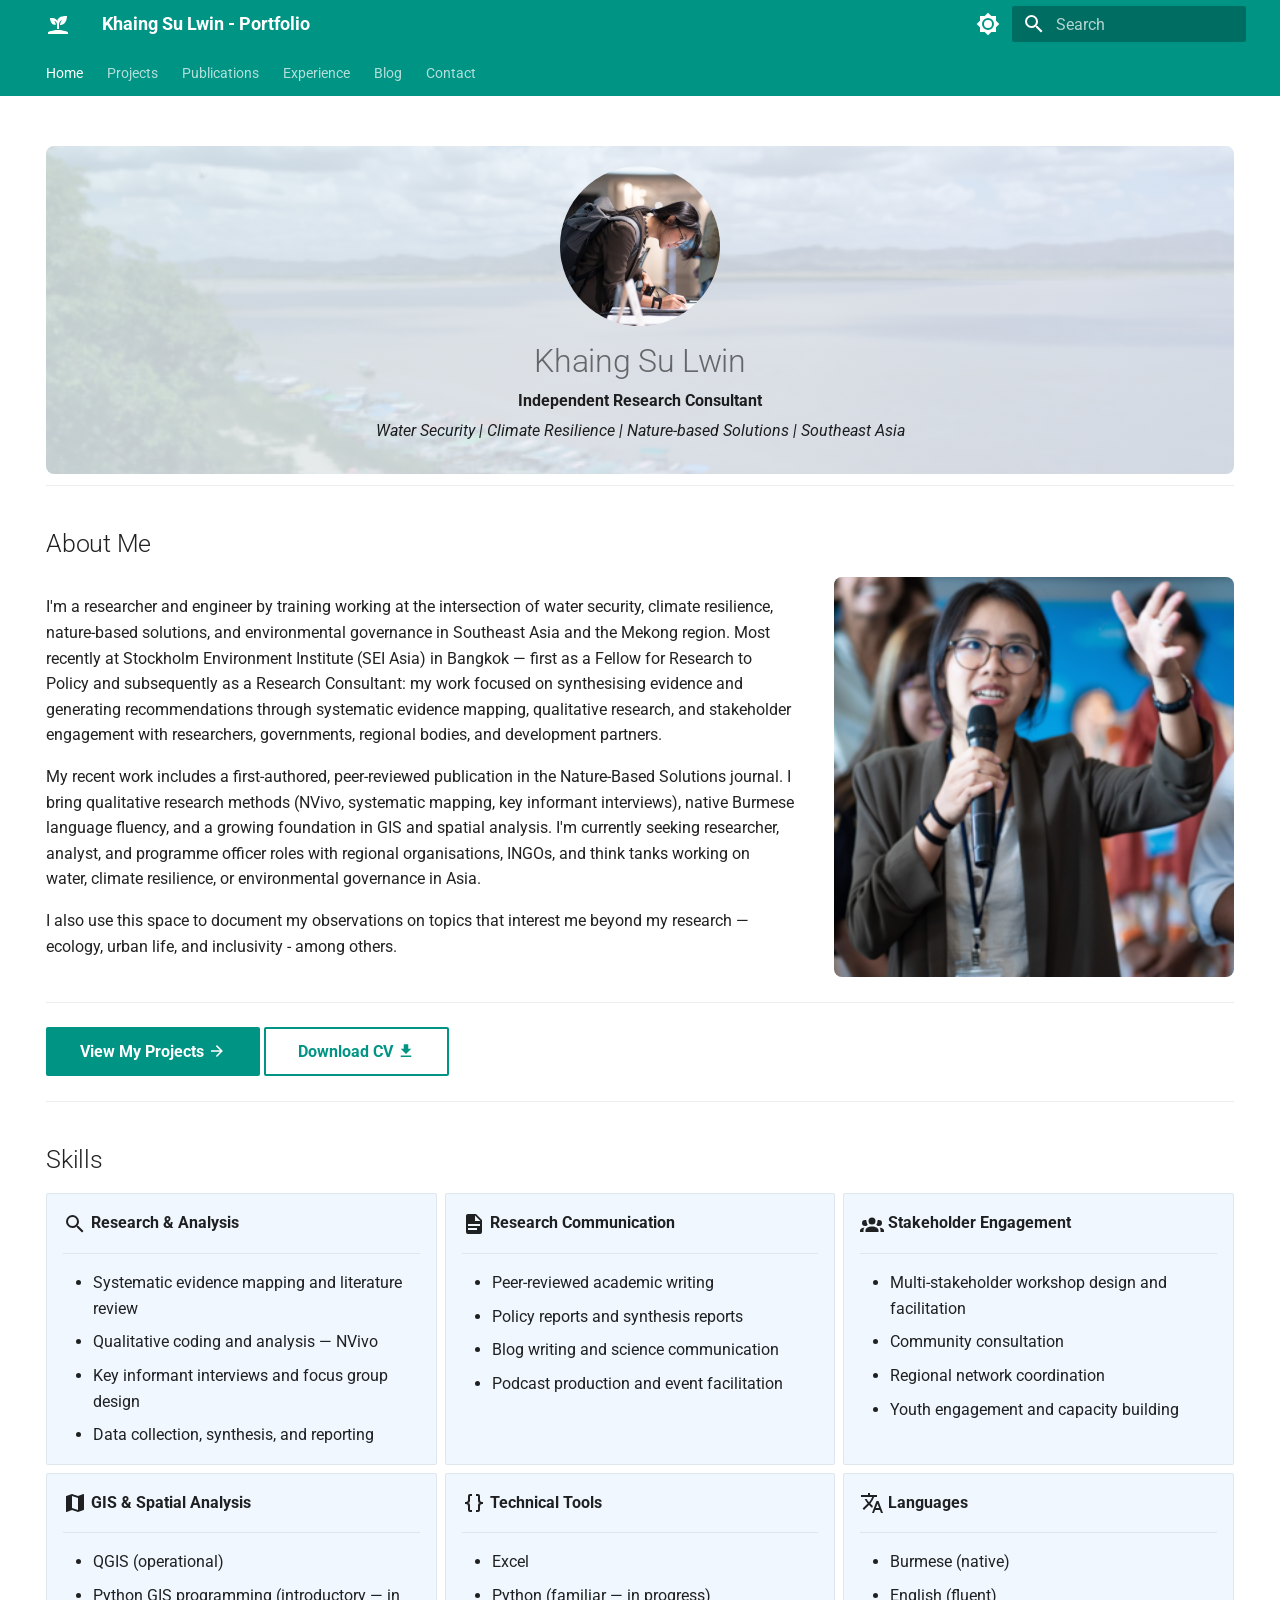
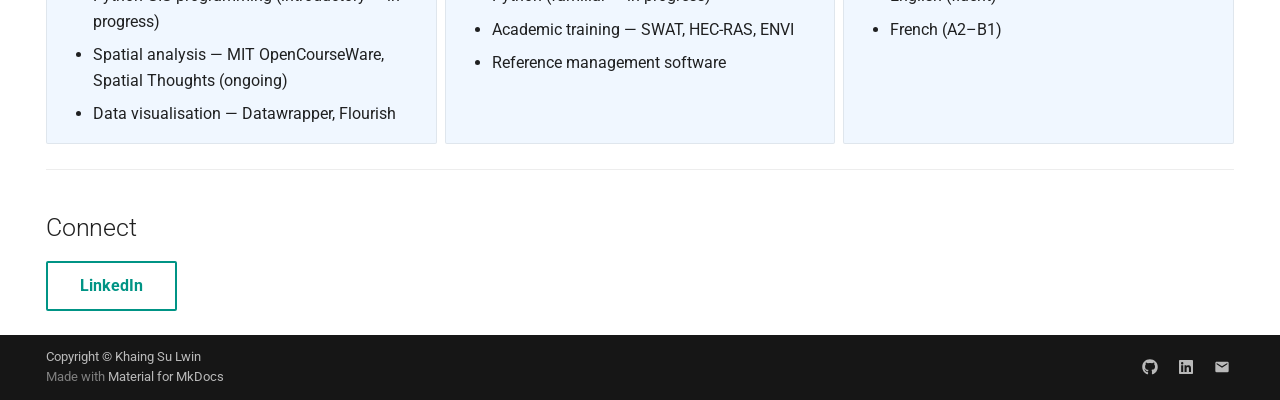
<file: index.html>
<!doctype html>
<html lang="en" class="no-js">
  <head>
    
      <meta charset="utf-8">
      <meta name="viewport" content="width=device-width,initial-scale=1">
      
        <meta name="description" content="Portfolio of Khaing Su Lwin">
      
      
        <meta name="author" content="Khaing Su Lwin">
      
      
      
      
        <link rel="next" href="projects/">
      
      
        
      
      
      <link rel="icon" href="assets/images/favicon.png">
      <meta name="generator" content="mkdocs-1.6.1, mkdocs-material-9.7.6">
    
    
      
        <title>Khaing Su Lwin - Portfolio</title>
      
    
    
      <link rel="stylesheet" href="assets/stylesheets/main.484c7ddc.min.css">
      
        
        <link rel="stylesheet" href="assets/stylesheets/palette.ab4e12ef.min.css">
      
      


    
    
      
    
    
      
        
        
        <link rel="preconnect" href="https://fonts.gstatic.com" crossorigin>
        <link rel="stylesheet" href="https://fonts.googleapis.com/css?family=Roboto:300,300i,400,400i,700,700i%7CRoboto+Mono:400,400i,700,700i&display=fallback">
        <style>:root{--md-text-font:"Roboto";--md-code-font:"Roboto Mono"}</style>
      
    
    
      <link rel="stylesheet" href="assets/css/extra.css">
    
    <script>__md_scope=new URL(".",location),__md_hash=e=>[...e].reduce(((e,_)=>(e<<5)-e+_.charCodeAt(0)),0),__md_get=(e,_=localStorage,t=__md_scope)=>JSON.parse(_.getItem(t.pathname+"."+e)),__md_set=(e,_,t=localStorage,a=__md_scope)=>{try{t.setItem(a.pathname+"."+e,JSON.stringify(_))}catch(e){}}</script>
    
      

    
    
  </head>
  
  
    
    
      
    
    
    
    
    <body dir="ltr" data-md-color-scheme="default" data-md-color-primary="teal" data-md-color-accent="teal">
  
    
    <input class="md-toggle" data-md-toggle="drawer" type="checkbox" id="__drawer" autocomplete="off">
    <input class="md-toggle" data-md-toggle="search" type="checkbox" id="__search" autocomplete="off">
    <label class="md-overlay" for="__drawer"></label>
    <div data-md-component="skip">
      
        
        <a href="#about-me" class="md-skip">
          Skip to content
        </a>
      
    </div>
    <div data-md-component="announce">
      
    </div>
    
    
      

<header class="md-header" data-md-component="header">
  <nav class="md-header__inner md-grid" aria-label="Header">
    <a href="." title="Khaing Su Lwin - Portfolio" class="md-header__button md-logo" aria-label="Khaing Su Lwin - Portfolio" data-md-component="logo">
      
  
  <svg xmlns="http://www.w3.org/2000/svg" viewBox="0 0 24 24"><path d="M2 22v-2s5-2 10-2 10 2 10 2v2zm9.3-12.9c-1.2-3.9-7.3-3-7.3-3s.2 7.8 5.9 6.6C9.5 9.8 8 9 8 9c2.8 0 3 3.4 3 3.4V17h2v-4.2s0-3.9 3-4.9c0 0-2 3-2 5 7 .7 7-8.9 7-8.9s-8.9-1-9.7 5.1"/></svg>

    </a>
    <label class="md-header__button md-icon" for="__drawer">
      
      <svg xmlns="http://www.w3.org/2000/svg" viewBox="0 0 24 24"><path d="M3 6h18v2H3zm0 5h18v2H3zm0 5h18v2H3z"/></svg>
    </label>
    <div class="md-header__title" data-md-component="header-title">
      <div class="md-header__ellipsis">
        <div class="md-header__topic">
          <span class="md-ellipsis">
            Khaing Su Lwin - Portfolio
          </span>
        </div>
        <div class="md-header__topic" data-md-component="header-topic">
          <span class="md-ellipsis">
            
              Home
            
          </span>
        </div>
      </div>
    </div>
    
      
        <form class="md-header__option" data-md-component="palette">
  
    
    
    
    <input class="md-option" data-md-color-media="" data-md-color-scheme="default" data-md-color-primary="teal" data-md-color-accent="teal"  aria-label="Switch to dark mode"  type="radio" name="__palette" id="__palette_0">
    
      <label class="md-header__button md-icon" title="Switch to dark mode" for="__palette_1" hidden>
        <svg xmlns="http://www.w3.org/2000/svg" viewBox="0 0 24 24"><path d="M12 8a4 4 0 0 0-4 4 4 4 0 0 0 4 4 4 4 0 0 0 4-4 4 4 0 0 0-4-4m0 10a6 6 0 0 1-6-6 6 6 0 0 1 6-6 6 6 0 0 1 6 6 6 6 0 0 1-6 6m8-9.31V4h-4.69L12 .69 8.69 4H4v4.69L.69 12 4 15.31V20h4.69L12 23.31 15.31 20H20v-4.69L23.31 12z"/></svg>
      </label>
    
  
    
    
    
    <input class="md-option" data-md-color-media="" data-md-color-scheme="slate" data-md-color-primary="teal" data-md-color-accent="teal"  aria-label="Switch to light mode"  type="radio" name="__palette" id="__palette_1">
    
      <label class="md-header__button md-icon" title="Switch to light mode" for="__palette_0" hidden>
        <svg xmlns="http://www.w3.org/2000/svg" viewBox="0 0 24 24"><path d="M12 18c-.89 0-1.74-.2-2.5-.55C11.56 16.5 13 14.42 13 12s-1.44-4.5-3.5-5.45C10.26 6.2 11.11 6 12 6a6 6 0 0 1 6 6 6 6 0 0 1-6 6m8-9.31V4h-4.69L12 .69 8.69 4H4v4.69L.69 12 4 15.31V20h4.69L12 23.31 15.31 20H20v-4.69L23.31 12z"/></svg>
      </label>
    
  
</form>
      
    
    
      <script>var palette=__md_get("__palette");if(palette&&palette.color){if("(prefers-color-scheme)"===palette.color.media){var media=matchMedia("(prefers-color-scheme: light)"),input=document.querySelector(media.matches?"[data-md-color-media='(prefers-color-scheme: light)']":"[data-md-color-media='(prefers-color-scheme: dark)']");palette.color.media=input.getAttribute("data-md-color-media"),palette.color.scheme=input.getAttribute("data-md-color-scheme"),palette.color.primary=input.getAttribute("data-md-color-primary"),palette.color.accent=input.getAttribute("data-md-color-accent")}for(var[key,value]of Object.entries(palette.color))document.body.setAttribute("data-md-color-"+key,value)}</script>
    
    
    
      
      
        <label class="md-header__button md-icon" for="__search">
          
          <svg xmlns="http://www.w3.org/2000/svg" viewBox="0 0 24 24"><path d="M9.5 3A6.5 6.5 0 0 1 16 9.5c0 1.61-.59 3.09-1.56 4.23l.27.27h.79l5 5-1.5 1.5-5-5v-.79l-.27-.27A6.52 6.52 0 0 1 9.5 16 6.5 6.5 0 0 1 3 9.5 6.5 6.5 0 0 1 9.5 3m0 2C7 5 5 7 5 9.5S7 14 9.5 14 14 12 14 9.5 12 5 9.5 5"/></svg>
        </label>
        <div class="md-search" data-md-component="search" role="dialog">
  <label class="md-search__overlay" for="__search"></label>
  <div class="md-search__inner" role="search">
    <form class="md-search__form" name="search">
      <input type="text" class="md-search__input" name="query" aria-label="Search" placeholder="Search" autocapitalize="off" autocorrect="off" autocomplete="off" spellcheck="false" data-md-component="search-query" required>
      <label class="md-search__icon md-icon" for="__search">
        
        <svg xmlns="http://www.w3.org/2000/svg" viewBox="0 0 24 24"><path d="M9.5 3A6.5 6.5 0 0 1 16 9.5c0 1.61-.59 3.09-1.56 4.23l.27.27h.79l5 5-1.5 1.5-5-5v-.79l-.27-.27A6.52 6.52 0 0 1 9.5 16 6.5 6.5 0 0 1 3 9.5 6.5 6.5 0 0 1 9.5 3m0 2C7 5 5 7 5 9.5S7 14 9.5 14 14 12 14 9.5 12 5 9.5 5"/></svg>
        
        <svg xmlns="http://www.w3.org/2000/svg" viewBox="0 0 24 24"><path d="M20 11v2H8l5.5 5.5-1.42 1.42L4.16 12l7.92-7.92L13.5 5.5 8 11z"/></svg>
      </label>
      <nav class="md-search__options" aria-label="Search">
        
        <button type="reset" class="md-search__icon md-icon" title="Clear" aria-label="Clear" tabindex="-1">
          
          <svg xmlns="http://www.w3.org/2000/svg" viewBox="0 0 24 24"><path d="M19 6.41 17.59 5 12 10.59 6.41 5 5 6.41 10.59 12 5 17.59 6.41 19 12 13.41 17.59 19 19 17.59 13.41 12z"/></svg>
        </button>
      </nav>
      
    </form>
    <div class="md-search__output">
      <div class="md-search__scrollwrap" tabindex="0" data-md-scrollfix>
        <div class="md-search-result" data-md-component="search-result">
          <div class="md-search-result__meta">
            Initializing search
          </div>
          <ol class="md-search-result__list" role="presentation"></ol>
        </div>
      </div>
    </div>
  </div>
</div>
      
    
    
  </nav>
  
</header>
    
    <div class="md-container" data-md-component="container">
      
      
        
          
            
<nav class="md-tabs" aria-label="Tabs" data-md-component="tabs">
  <div class="md-grid">
    <ul class="md-tabs__list">
      
        
  
  
  
    
  
  
    <li class="md-tabs__item md-tabs__item--active">
      <a href="." class="md-tabs__link">
        
  
  
    
  
  Home

      </a>
    </li>
  

      
        
  
  
  
  
    
    
      <li class="md-tabs__item">
        <a href="projects/" class="md-tabs__link">
          
  
  
  Projects

        </a>
      </li>
    
  

      
        
  
  
  
  
    <li class="md-tabs__item">
      <a href="publications/" class="md-tabs__link">
        
  
  
    
  
  Publications

      </a>
    </li>
  

      
        
  
  
  
  
    <li class="md-tabs__item">
      <a href="experience/" class="md-tabs__link">
        
  
  
    
  
  Experience

      </a>
    </li>
  

      
        
  
  
  
  
    <li class="md-tabs__item">
      <a href="blog/" class="md-tabs__link">
        
  
  
    
  
  Blog

      </a>
    </li>
  

      
        
  
  
  
  
    <li class="md-tabs__item">
      <a href="contact/" class="md-tabs__link">
        
  
  
    
  
  Contact

      </a>
    </li>
  

      
    </ul>
  </div>
</nav>
          
        
      
      <main class="md-main" data-md-component="main">
        <div class="md-main__inner md-grid">
          
            
              
                
              
              <div class="md-sidebar md-sidebar--primary" data-md-component="sidebar" data-md-type="navigation" hidden>
                <div class="md-sidebar__scrollwrap">
                  <div class="md-sidebar__inner">
                    


  


<nav class="md-nav md-nav--primary md-nav--lifted" aria-label="Navigation" data-md-level="0">
  <label class="md-nav__title" for="__drawer">
    <a href="." title="Khaing Su Lwin - Portfolio" class="md-nav__button md-logo" aria-label="Khaing Su Lwin - Portfolio" data-md-component="logo">
      
  
  <svg xmlns="http://www.w3.org/2000/svg" viewBox="0 0 24 24"><path d="M2 22v-2s5-2 10-2 10 2 10 2v2zm9.3-12.9c-1.2-3.9-7.3-3-7.3-3s.2 7.8 5.9 6.6C9.5 9.8 8 9 8 9c2.8 0 3 3.4 3 3.4V17h2v-4.2s0-3.9 3-4.9c0 0-2 3-2 5 7 .7 7-8.9 7-8.9s-8.9-1-9.7 5.1"/></svg>

    </a>
    Khaing Su Lwin - Portfolio
  </label>
  
  <ul class="md-nav__list" data-md-scrollfix>
    
      
      
  
  
    
  
  
  
    <li class="md-nav__item md-nav__item--active">
      
      <input class="md-nav__toggle md-toggle" type="checkbox" id="__toc">
      
      
      
        <label class="md-nav__link md-nav__link--active" for="__toc">
          
  
  
  <span class="md-ellipsis">
    
  
    Home
  

    
  </span>
  
  

          <span class="md-nav__icon md-icon"></span>
        </label>
      
      <a href="." class="md-nav__link md-nav__link--active">
        
  
  
  <span class="md-ellipsis">
    
  
    Home
  

    
  </span>
  
  

      </a>
      
        

<nav class="md-nav md-nav--secondary" aria-label="Table of contents">
  
  
  
  
    <label class="md-nav__title" for="__toc">
      <span class="md-nav__icon md-icon"></span>
      Table of contents
    </label>
    <ul class="md-nav__list" data-md-component="toc" data-md-scrollfix>
      
        <li class="md-nav__item">
  <a href="#about-me" class="md-nav__link">
    <span class="md-ellipsis">
      
        About Me
      
    </span>
  </a>
  
</li>
      
        <li class="md-nav__item">
  <a href="#skills" class="md-nav__link">
    <span class="md-ellipsis">
      
        Skills
      
    </span>
  </a>
  
</li>
      
        <li class="md-nav__item">
  <a href="#connect" class="md-nav__link">
    <span class="md-ellipsis">
      
        Connect
      
    </span>
  </a>
  
</li>
      
    </ul>
  
</nav>
      
    </li>
  

    
      
      
  
  
  
  
    
    
    
    
      
      
    
    
    <li class="md-nav__item md-nav__item--nested">
      
        
        
        <input class="md-nav__toggle md-toggle " type="checkbox" id="__nav_2" >
        
          
          <label class="md-nav__link" for="__nav_2" id="__nav_2_label" tabindex="0">
            
  
  
  <span class="md-ellipsis">
    
  
    Projects
  

    
  </span>
  
  

            <span class="md-nav__icon md-icon"></span>
          </label>
        
        <nav class="md-nav" data-md-level="1" aria-labelledby="__nav_2_label" aria-expanded="false">
          <label class="md-nav__title" for="__nav_2">
            <span class="md-nav__icon md-icon"></span>
            
  
    Projects
  

          </label>
          <ul class="md-nav__list" data-md-scrollfix>
            
              
                
  
  
  
  
    <li class="md-nav__item">
      <a href="projects/" class="md-nav__link">
        
  
  
  <span class="md-ellipsis">
    
  
    All Projects
  

    
  </span>
  
  

      </a>
    </li>
  

              
            
              
                
  
  
  
  
    <li class="md-nav__item">
      <a href="projects/sample-project/" class="md-nav__link">
        
  
  
  <span class="md-ellipsis">
    
  
    Sample Project
  

    
  </span>
  
  

      </a>
    </li>
  

              
            
              
                
  
  
  
  
    <li class="md-nav__item">
      <a href="projects/sample-notebook/" class="md-nav__link">
        
  
  
  <span class="md-ellipsis">
    
  
    Sample Notebook
  

    
  </span>
  
  

      </a>
    </li>
  

              
            
          </ul>
        </nav>
      
    </li>
  

    
      
      
  
  
  
  
    <li class="md-nav__item">
      <a href="publications/" class="md-nav__link">
        
  
  
  <span class="md-ellipsis">
    
  
    Publications
  

    
  </span>
  
  

      </a>
    </li>
  

    
      
      
  
  
  
  
    <li class="md-nav__item">
      <a href="experience/" class="md-nav__link">
        
  
  
  <span class="md-ellipsis">
    
  
    Experience
  

    
  </span>
  
  

      </a>
    </li>
  

    
      
      
  
  
  
  
    <li class="md-nav__item">
      <a href="blog/" class="md-nav__link">
        
  
  
  <span class="md-ellipsis">
    
  
    Blog
  

    
  </span>
  
  

      </a>
    </li>
  

    
      
      
  
  
  
  
    <li class="md-nav__item">
      <a href="contact/" class="md-nav__link">
        
  
  
  <span class="md-ellipsis">
    
  
    Contact
  

    
  </span>
  
  

      </a>
    </li>
  

    
  </ul>
</nav>
                  </div>
                </div>
              </div>
            
            
              
                
              
              <div class="md-sidebar md-sidebar--secondary" data-md-component="sidebar" data-md-type="toc" hidden>
                <div class="md-sidebar__scrollwrap">
                  <div class="md-sidebar__inner">
                    

<nav class="md-nav md-nav--secondary" aria-label="Table of contents">
  
  
  
  
    <label class="md-nav__title" for="__toc">
      <span class="md-nav__icon md-icon"></span>
      Table of contents
    </label>
    <ul class="md-nav__list" data-md-component="toc" data-md-scrollfix>
      
        <li class="md-nav__item">
  <a href="#about-me" class="md-nav__link">
    <span class="md-ellipsis">
      
        About Me
      
    </span>
  </a>
  
</li>
      
        <li class="md-nav__item">
  <a href="#skills" class="md-nav__link">
    <span class="md-ellipsis">
      
        Skills
      
    </span>
  </a>
  
</li>
      
        <li class="md-nav__item">
  <a href="#connect" class="md-nav__link">
    <span class="md-ellipsis">
      
        Connect
      
    </span>
  </a>
  
</li>
      
    </ul>
  
</nav>
                  </div>
                </div>
              </div>
            
          
          
            <div class="md-content" data-md-component="content">
              
              <article class="md-content__inner md-typeset">
                
                  
  




<!--
CHECKLIST FOR THIS PAGE:
- [ ] Replace [YOUR NAME] with your full name (3 places)
- [ ] Replace [YOUR JOB TITLE] with your current or target role
- [ ] Replace [YOUR TAGLINE] with a short phrase describing your focus
- [ ] Rewrite the About Me paragraph with your own words
- [ ] Replace assets/images/profile.png with your actual photo (keep the filename or update it below)
- [ ] Replace assets/images/about.png with your own image (a field photo, map, or workspace shot)
- [ ] Edit the skill cards to match your actual skills (add, remove, or rename cards as needed)
- [ ] Update GitHub and LinkedIn links in the Connect section
- [ ] Add your CV PDF to docs/assets/ and update the filename in the Download CV button
-->

<div class="hero">
  <img src="assets/images/profile.png" alt="Khaing Su Lwin" class="profile-photo">
  <h1>Khaing Su Lwin</h1>
  <p><strong>Independent Research Consultant</strong></p>
  <p><em>Water Security | Climate Resilience | Nature-based Solutions | Southeast Asia</em></p>
</div>

<hr />
<h2 id="about-me">About Me</h2>
<div class="about-section">
<div class="about-text">
<p>I'm a researcher and engineer by training working at the intersection of water security, climate resilience, nature-based solutions, and environmental governance in Southeast Asia and the Mekong region.
Most recently at Stockholm Environment Institute (SEI Asia) in Bangkok — first as a Fellow for Research to Policy and subsequently as a Research Consultant: my work focused on synthesising evidence and generating recommendations through systematic evidence mapping, qualitative research, and stakeholder engagement with researchers, governments, regional bodies, and development partners.</p>
<p>My recent work includes a first-authored, peer-reviewed publication in the Nature-Based Solutions journal. I bring qualitative research methods (NVivo, systematic mapping, key informant interviews), native Burmese language fluency, and a growing foundation in GIS and spatial analysis. I'm currently seeking researcher, analyst, and programme officer roles with regional organisations, INGOs, and think tanks working on water, climate resilience, or environmental governance in Asia.</p>
<p>I also use this space to document my observations on topics that interest me beyond my research — ecology, urban life, and inclusivity - among others.</p>
</div>
<div class="about-image">
  <img src="assets/images/about.png" alt="About">
</div>
</div>
<hr />
<p><a class="md-button md-button--primary" href="projects/">View My Projects <span class="twemoji"><svg xmlns="http://www.w3.org/2000/svg" viewBox="0 0 24 24"><path d="M4 11v2h12l-5.5 5.5 1.42 1.42L19.84 12l-7.92-7.92L10.5 5.5 16 11z"/></svg></span></a>
<a class="md-button" href="assets/khaing-su-lwin-CV.pdf">Download CV <span class="twemoji"><svg xmlns="http://www.w3.org/2000/svg" viewBox="0 0 24 24"><path d="M5 20h14v-2H5m14-9h-4V3H9v6H5l7 7z"/></svg></span></a></p>
<hr />
<h2 id="skills">Skills</h2>
<div class="grid cards">
<ul>
<li>
<p><span class="twemoji lg middle"><svg xmlns="http://www.w3.org/2000/svg" viewBox="0 0 24 24"><path d="M9.5 3A6.5 6.5 0 0 1 16 9.5c0 1.61-.59 3.09-1.56 4.23l.27.27h.79l5 5-1.5 1.5-5-5v-.79l-.27-.27A6.52 6.52 0 0 1 9.5 16 6.5 6.5 0 0 1 3 9.5 6.5 6.5 0 0 1 9.5 3m0 2C7 5 5 7 5 9.5S7 14 9.5 14 14 12 14 9.5 12 5 9.5 5"/></svg></span> <strong>Research &amp; Analysis</strong></p>
<hr />
<ul>
<li>Systematic evidence mapping and literature review</li>
<li>Qualitative coding and analysis — NVivo</li>
<li>Key informant interviews and focus group design</li>
<li>Data collection, synthesis, and reporting</li>
</ul>
</li>
<li>
<p><span class="twemoji lg middle"><svg xmlns="http://www.w3.org/2000/svg" viewBox="0 0 24 24"><path d="M13 9h5.5L13 3.5zM6 2h8l6 6v12a2 2 0 0 1-2 2H6a2 2 0 0 1-2-2V4c0-1.11.89-2 2-2m9 16v-2H6v2zm3-4v-2H6v2z"/></svg></span> <strong>Research Communication</strong></p>
<hr />
<ul>
<li>Peer-reviewed academic writing</li>
<li>Policy reports and synthesis reports</li>
<li>Blog writing and science communication</li>
<li>Podcast production and event facilitation</li>
</ul>
</li>
<li>
<p><span class="twemoji lg middle"><svg xmlns="http://www.w3.org/2000/svg" viewBox="0 0 24 24"><path d="M12 5.5A3.5 3.5 0 0 1 15.5 9a3.5 3.5 0 0 1-3.5 3.5A3.5 3.5 0 0 1 8.5 9 3.5 3.5 0 0 1 12 5.5M5 8c.56 0 1.08.15 1.53.42-.15 1.43.27 2.85 1.13 3.96C7.16 13.34 6.16 14 5 14a3 3 0 0 1-3-3 3 3 0 0 1 3-3m14 0a3 3 0 0 1 3 3 3 3 0 0 1-3 3c-1.16 0-2.16-.66-2.66-1.62a5.54 5.54 0 0 0 1.13-3.96c.45-.27.97-.42 1.53-.42M5.5 18.25c0-2.07 2.91-3.75 6.5-3.75s6.5 1.68 6.5 3.75V20h-13zM0 20v-1.5c0-1.39 1.89-2.56 4.45-2.9-.59.68-.95 1.62-.95 2.65V20zm24 0h-3.5v-1.75c0-1.03-.36-1.97-.95-2.65 2.56.34 4.45 1.51 4.45 2.9z"/></svg></span> <strong>Stakeholder Engagement</strong></p>
<hr />
<ul>
<li>Multi-stakeholder workshop design and facilitation</li>
<li>Community consultation</li>
<li>Regional network coordination</li>
<li>Youth engagement and capacity building</li>
</ul>
</li>
<li>
<p><span class="twemoji lg middle"><svg xmlns="http://www.w3.org/2000/svg" viewBox="0 0 24 24"><path d="m15 19-6-2.11V5l6 2.11M20.5 3h-.16L15 5.1 9 3 3.36 4.9c-.21.07-.36.25-.36.48V20.5a.5.5 0 0 0 .5.5c.05 0 .11 0 .16-.03L9 18.9l6 2.1 5.64-1.9c.21-.1.36-.25.36-.48V3.5a.5.5 0 0 0-.5-.5"/></svg></span> <strong>GIS &amp; Spatial Analysis</strong></p>
<hr />
<ul>
<li>QGIS (operational)</li>
<li>Python GIS programming (introductory — in progress)</li>
<li>Spatial analysis — MIT OpenCourseWare, Spatial Thoughts (ongoing)</li>
<li>Data visualisation — Datawrapper, Flourish</li>
</ul>
</li>
<li>
<p><span class="twemoji lg middle"><svg xmlns="http://www.w3.org/2000/svg" viewBox="0 0 24 24"><path d="M8 3a2 2 0 0 0-2 2v4a2 2 0 0 1-2 2H3v2h1a2 2 0 0 1 2 2v4a2 2 0 0 0 2 2h2v-2H8v-5a2 2 0 0 0-2-2 2 2 0 0 0 2-2V5h2V3m6 0a2 2 0 0 1 2 2v4a2 2 0 0 0 2 2h1v2h-1a2 2 0 0 0-2 2v4a2 2 0 0 1-2 2h-2v-2h2v-5a2 2 0 0 1 2-2 2 2 0 0 1-2-2V5h-2V3z"/></svg></span> <strong>Technical Tools</strong></p>
<hr />
<ul>
<li>Excel</li>
<li>Python (familiar — in progress)</li>
<li>Academic training — SWAT, HEC-RAS, ENVI</li>
<li>Reference management software</li>
</ul>
</li>
<li>
<p><span class="twemoji lg middle"><svg xmlns="http://www.w3.org/2000/svg" viewBox="0 0 24 24"><path d="m12.87 15.07-2.54-2.51.03-.03A17.5 17.5 0 0 0 14.07 6H17V4h-7V2H8v2H1v2h11.17C11.5 7.92 10.44 9.75 9 11.35 8.07 10.32 7.3 9.19 6.69 8h-2c.73 1.63 1.73 3.17 2.98 4.56l-5.09 5.02L4 19l5-5 3.11 3.11zM18.5 10h-2L12 22h2l1.12-3h4.75L21 22h2zm-2.62 7 1.62-4.33L19.12 17z"/></svg></span> <strong>Languages</strong></p>
<hr />
<ul>
<li>Burmese (native)</li>
<li>English (fluent)</li>
<li>French (A2–B1)</li>
</ul>
</li>
</ul>
</div>
<hr />
<h2 id="connect">Connect</h2>
<p><a class="md-button" href="https://linkedin.com/in/khaing-su-lwin">LinkedIn</a></p>







  
  




  



                
              </article>
            </div>
          
          
<script>var target=document.getElementById(location.hash.slice(1));target&&target.name&&(target.checked=target.name.startsWith("__tabbed_"))</script>
        </div>
        
          <button type="button" class="md-top md-icon" data-md-component="top" hidden>
  
  <svg xmlns="http://www.w3.org/2000/svg" viewBox="0 0 24 24"><path d="M13 20h-2V8l-5.5 5.5-1.42-1.42L12 4.16l7.92 7.92-1.42 1.42L13 8z"/></svg>
  Back to top
</button>
        
      </main>
      
        <footer class="md-footer">
  
  <div class="md-footer-meta md-typeset">
    <div class="md-footer-meta__inner md-grid">
      <div class="md-copyright">
  
    <div class="md-copyright__highlight">
      Copyright &copy; Khaing Su Lwin
    </div>
  
  
    Made with
    <a href="https://squidfunk.github.io/mkdocs-material/" target="_blank" rel="noopener">
      Material for MkDocs
    </a>
  
</div>
      
        
<div class="md-social">
  
    
    
    
    
      
      
    
    <a href="https://github.com/khaingsulwin" target="_blank" rel="noopener" title="github.com" class="md-social__link">
      <svg xmlns="http://www.w3.org/2000/svg" viewBox="0 0 512 512"><!--! Font Awesome Free 7.1.0 by @fontawesome - https://fontawesome.com License - https://fontawesome.com/license/free (Icons: CC BY 4.0, Fonts: SIL OFL 1.1, Code: MIT License) Copyright 2025 Fonticons, Inc.--><path d="M173.9 397.4c0 2-2.3 3.6-5.2 3.6-3.3.3-5.6-1.3-5.6-3.6 0-2 2.3-3.6 5.2-3.6 3-.3 5.6 1.3 5.6 3.6m-31.1-4.5c-.7 2 1.3 4.3 4.3 4.9 2.6 1 5.6 0 6.2-2s-1.3-4.3-4.3-5.2c-2.6-.7-5.5.3-6.2 2.3m44.2-1.7c-2.9.7-4.9 2.6-4.6 4.9.3 2 2.9 3.3 5.9 2.6 2.9-.7 4.9-2.6 4.6-4.6-.3-1.9-3-3.2-5.9-2.9M252.8 8C114.1 8 8 113.3 8 252c0 110.9 69.8 205.8 169.5 239.2 12.8 2.3 17.3-5.6 17.3-12.1 0-6.2-.3-40.4-.3-61.4 0 0-70 15-84.7-29.8 0 0-11.4-29.1-27.8-36.6 0 0-22.9-15.7 1.6-15.4 0 0 24.9 2 38.6 25.8 21.9 38.6 58.6 27.5 72.9 20.9 2.3-16 8.8-27.1 16-33.7-55.9-6.2-112.3-14.3-112.3-110.5 0-27.5 7.6-41.3 23.6-58.9-2.6-6.5-11.1-33.3 2.6-67.9 20.9-6.5 69 27 69 27 20-5.6 41.5-8.5 62.8-8.5s42.8 2.9 62.8 8.5c0 0 48.1-33.6 69-27 13.7 34.7 5.2 61.4 2.6 67.9 16 17.7 25.8 31.5 25.8 58.9 0 96.5-58.9 104.2-114.8 110.5 9.2 7.9 17 22.9 17 46.4 0 33.7-.3 75.4-.3 83.6 0 6.5 4.6 14.4 17.3 12.1C436.2 457.8 504 362.9 504 252 504 113.3 391.5 8 252.8 8M105.2 352.9c-1.3 1-1 3.3.7 5.2 1.6 1.6 3.9 2.3 5.2 1 1.3-1 1-3.3-.7-5.2-1.6-1.6-3.9-2.3-5.2-1m-10.8-8.1c-.7 1.3.3 2.9 2.3 3.9 1.6 1 3.6.7 4.3-.7.7-1.3-.3-2.9-2.3-3.9-2-.6-3.6-.3-4.3.7m32.4 35.6c-1.6 1.3-1 4.3 1.3 6.2 2.3 2.3 5.2 2.6 6.5 1 1.3-1.3.7-4.3-1.3-6.2-2.2-2.3-5.2-2.6-6.5-1m-11.4-14.7c-1.6 1-1.6 3.6 0 5.9s4.3 3.3 5.6 2.3c1.6-1.3 1.6-3.9 0-6.2-1.4-2.3-4-3.3-5.6-2"/></svg>
    </a>
  
    
    
    
    
      
      
    
    <a href="https://linkedin.com/in/khaing-su-lwin" target="_blank" rel="noopener" title="linkedin.com" class="md-social__link">
      <svg xmlns="http://www.w3.org/2000/svg" viewBox="0 0 448 512"><!--! Font Awesome Free 7.1.0 by @fontawesome - https://fontawesome.com License - https://fontawesome.com/license/free (Icons: CC BY 4.0, Fonts: SIL OFL 1.1, Code: MIT License) Copyright 2025 Fonticons, Inc.--><path d="M416 32H31.9C14.3 32 0 46.5 0 64.3v383.4C0 465.5 14.3 480 31.9 480H416c17.6 0 32-14.5 32-32.3V64.3c0-17.8-14.4-32.3-32-32.3M135.4 416H69V202.2h66.5V416zM102.2 96a38.5 38.5 0 1 1 0 77 38.5 38.5 0 1 1 0-77m282.1 320h-66.4V312c0-24.8-.5-56.7-34.5-56.7-34.6 0-39.9 27-39.9 54.9V416h-66.4V202.2h63.7v29.2h.9c8.9-16.8 30.6-34.5 62.9-34.5 67.2 0 79.7 44.3 79.7 101.9z"/></svg>
    </a>
  
    
    
    
    
    <a href="mailto:khaingsulwin.lu@gmail.com" target="_blank" rel="noopener" title="" class="md-social__link">
      <svg xmlns="http://www.w3.org/2000/svg" viewBox="0 0 24 24"><path d="m20 8-8 5-8-5V6l8 5 8-5m0-2H4c-1.11 0-2 .89-2 2v12a2 2 0 0 0 2 2h16a2 2 0 0 0 2-2V6a2 2 0 0 0-2-2"/></svg>
    </a>
  
</div>
      
    </div>
  </div>
</footer>
      
    </div>
    <div class="md-dialog" data-md-component="dialog">
      <div class="md-dialog__inner md-typeset"></div>
    </div>
    
    
    
      
      
      <script id="__config" type="application/json">{"annotate": null, "base": ".", "features": ["navigation.tabs", "navigation.top", "content.code.copy"], "search": "assets/javascripts/workers/search.2c215733.min.js", "tags": null, "translations": {"clipboard.copied": "Copied to clipboard", "clipboard.copy": "Copy to clipboard", "search.result.more.one": "1 more on this page", "search.result.more.other": "# more on this page", "search.result.none": "No matching documents", "search.result.one": "1 matching document", "search.result.other": "# matching documents", "search.result.placeholder": "Type to start searching", "search.result.term.missing": "Missing", "select.version": "Select version"}, "version": null}</script>
    
    
      <script src="assets/javascripts/bundle.79ae519e.min.js"></script>
      
    
  </body>
</html>
</file>
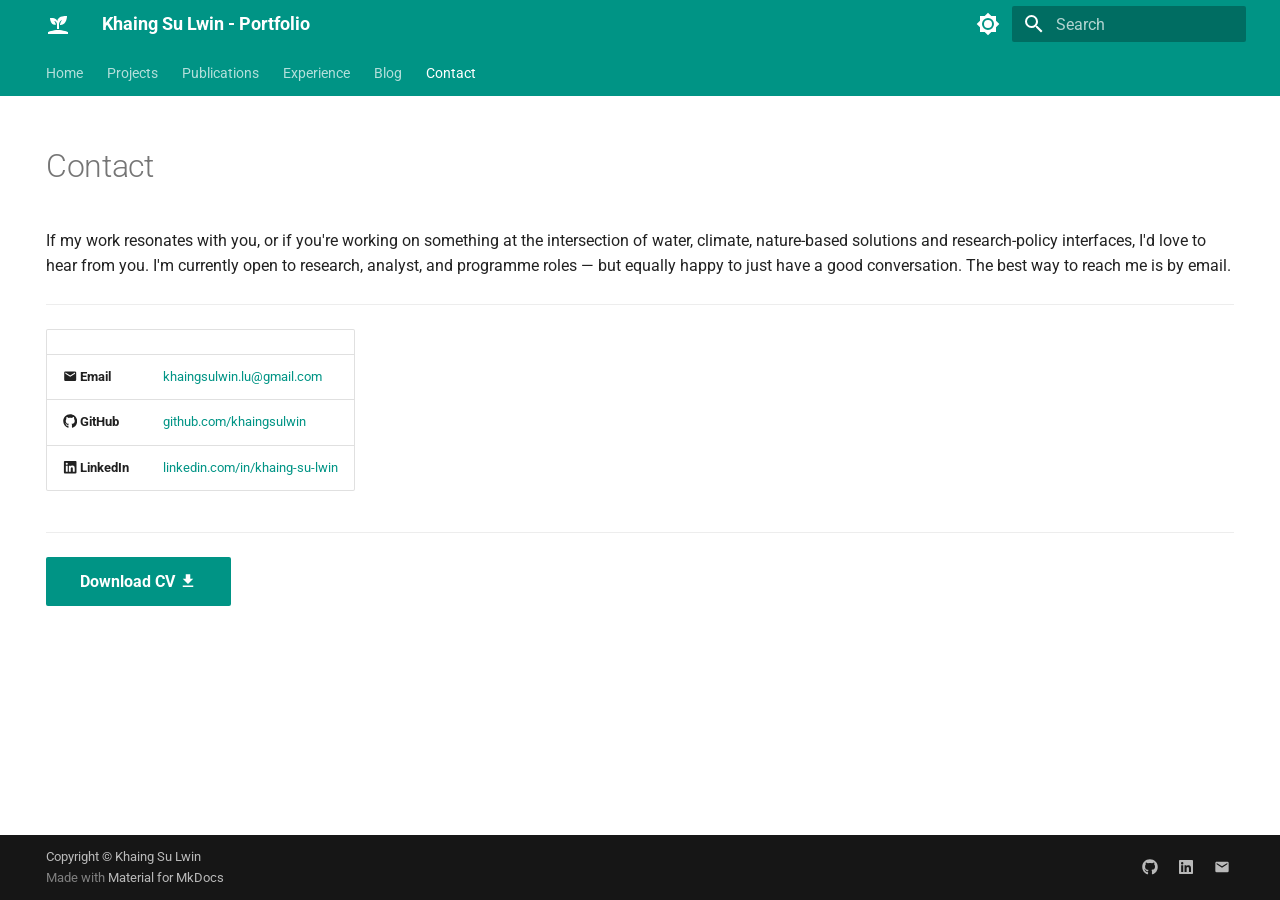
<file: contact/index.html>
<!doctype html>
<html lang="en" class="no-js">
  <head>
    
      <meta charset="utf-8">
      <meta name="viewport" content="width=device-width,initial-scale=1">
      
        <meta name="description" content="Portfolio of Khaing Su Lwin">
      
      
        <meta name="author" content="Khaing Su Lwin">
      
      
      
        <link rel="prev" href="../blog/">
      
      
      
        
      
      
      <link rel="icon" href="../assets/images/favicon.png">
      <meta name="generator" content="mkdocs-1.6.1, mkdocs-material-9.7.6">
    
    
      
        <title>Contact - Khaing Su Lwin - Portfolio</title>
      
    
    
      <link rel="stylesheet" href="../assets/stylesheets/main.484c7ddc.min.css">
      
        
        <link rel="stylesheet" href="../assets/stylesheets/palette.ab4e12ef.min.css">
      
      


    
    
      
    
    
      
        
        
        <link rel="preconnect" href="https://fonts.gstatic.com" crossorigin>
        <link rel="stylesheet" href="https://fonts.googleapis.com/css?family=Roboto:300,300i,400,400i,700,700i%7CRoboto+Mono:400,400i,700,700i&display=fallback">
        <style>:root{--md-text-font:"Roboto";--md-code-font:"Roboto Mono"}</style>
      
    
    
      <link rel="stylesheet" href="../assets/css/extra.css">
    
    <script>__md_scope=new URL("..",location),__md_hash=e=>[...e].reduce(((e,_)=>(e<<5)-e+_.charCodeAt(0)),0),__md_get=(e,_=localStorage,t=__md_scope)=>JSON.parse(_.getItem(t.pathname+"."+e)),__md_set=(e,_,t=localStorage,a=__md_scope)=>{try{t.setItem(a.pathname+"."+e,JSON.stringify(_))}catch(e){}}</script>
    
      

    
    
  </head>
  
  
    
    
      
    
    
    
    
    <body dir="ltr" data-md-color-scheme="default" data-md-color-primary="teal" data-md-color-accent="teal">
  
    
    <input class="md-toggle" data-md-toggle="drawer" type="checkbox" id="__drawer" autocomplete="off">
    <input class="md-toggle" data-md-toggle="search" type="checkbox" id="__search" autocomplete="off">
    <label class="md-overlay" for="__drawer"></label>
    <div data-md-component="skip">
      
        
        <a href="#contact" class="md-skip">
          Skip to content
        </a>
      
    </div>
    <div data-md-component="announce">
      
    </div>
    
    
      

<header class="md-header" data-md-component="header">
  <nav class="md-header__inner md-grid" aria-label="Header">
    <a href=".." title="Khaing Su Lwin - Portfolio" class="md-header__button md-logo" aria-label="Khaing Su Lwin - Portfolio" data-md-component="logo">
      
  
  <svg xmlns="http://www.w3.org/2000/svg" viewBox="0 0 24 24"><path d="M2 22v-2s5-2 10-2 10 2 10 2v2zm9.3-12.9c-1.2-3.9-7.3-3-7.3-3s.2 7.8 5.9 6.6C9.5 9.8 8 9 8 9c2.8 0 3 3.4 3 3.4V17h2v-4.2s0-3.9 3-4.9c0 0-2 3-2 5 7 .7 7-8.9 7-8.9s-8.9-1-9.7 5.1"/></svg>

    </a>
    <label class="md-header__button md-icon" for="__drawer">
      
      <svg xmlns="http://www.w3.org/2000/svg" viewBox="0 0 24 24"><path d="M3 6h18v2H3zm0 5h18v2H3zm0 5h18v2H3z"/></svg>
    </label>
    <div class="md-header__title" data-md-component="header-title">
      <div class="md-header__ellipsis">
        <div class="md-header__topic">
          <span class="md-ellipsis">
            Khaing Su Lwin - Portfolio
          </span>
        </div>
        <div class="md-header__topic" data-md-component="header-topic">
          <span class="md-ellipsis">
            
              Contact
            
          </span>
        </div>
      </div>
    </div>
    
      
        <form class="md-header__option" data-md-component="palette">
  
    
    
    
    <input class="md-option" data-md-color-media="" data-md-color-scheme="default" data-md-color-primary="teal" data-md-color-accent="teal"  aria-label="Switch to dark mode"  type="radio" name="__palette" id="__palette_0">
    
      <label class="md-header__button md-icon" title="Switch to dark mode" for="__palette_1" hidden>
        <svg xmlns="http://www.w3.org/2000/svg" viewBox="0 0 24 24"><path d="M12 8a4 4 0 0 0-4 4 4 4 0 0 0 4 4 4 4 0 0 0 4-4 4 4 0 0 0-4-4m0 10a6 6 0 0 1-6-6 6 6 0 0 1 6-6 6 6 0 0 1 6 6 6 6 0 0 1-6 6m8-9.31V4h-4.69L12 .69 8.69 4H4v4.69L.69 12 4 15.31V20h4.69L12 23.31 15.31 20H20v-4.69L23.31 12z"/></svg>
      </label>
    
  
    
    
    
    <input class="md-option" data-md-color-media="" data-md-color-scheme="slate" data-md-color-primary="teal" data-md-color-accent="teal"  aria-label="Switch to light mode"  type="radio" name="__palette" id="__palette_1">
    
      <label class="md-header__button md-icon" title="Switch to light mode" for="__palette_0" hidden>
        <svg xmlns="http://www.w3.org/2000/svg" viewBox="0 0 24 24"><path d="M12 18c-.89 0-1.74-.2-2.5-.55C11.56 16.5 13 14.42 13 12s-1.44-4.5-3.5-5.45C10.26 6.2 11.11 6 12 6a6 6 0 0 1 6 6 6 6 0 0 1-6 6m8-9.31V4h-4.69L12 .69 8.69 4H4v4.69L.69 12 4 15.31V20h4.69L12 23.31 15.31 20H20v-4.69L23.31 12z"/></svg>
      </label>
    
  
</form>
      
    
    
      <script>var palette=__md_get("__palette");if(palette&&palette.color){if("(prefers-color-scheme)"===palette.color.media){var media=matchMedia("(prefers-color-scheme: light)"),input=document.querySelector(media.matches?"[data-md-color-media='(prefers-color-scheme: light)']":"[data-md-color-media='(prefers-color-scheme: dark)']");palette.color.media=input.getAttribute("data-md-color-media"),palette.color.scheme=input.getAttribute("data-md-color-scheme"),palette.color.primary=input.getAttribute("data-md-color-primary"),palette.color.accent=input.getAttribute("data-md-color-accent")}for(var[key,value]of Object.entries(palette.color))document.body.setAttribute("data-md-color-"+key,value)}</script>
    
    
    
      
      
        <label class="md-header__button md-icon" for="__search">
          
          <svg xmlns="http://www.w3.org/2000/svg" viewBox="0 0 24 24"><path d="M9.5 3A6.5 6.5 0 0 1 16 9.5c0 1.61-.59 3.09-1.56 4.23l.27.27h.79l5 5-1.5 1.5-5-5v-.79l-.27-.27A6.52 6.52 0 0 1 9.5 16 6.5 6.5 0 0 1 3 9.5 6.5 6.5 0 0 1 9.5 3m0 2C7 5 5 7 5 9.5S7 14 9.5 14 14 12 14 9.5 12 5 9.5 5"/></svg>
        </label>
        <div class="md-search" data-md-component="search" role="dialog">
  <label class="md-search__overlay" for="__search"></label>
  <div class="md-search__inner" role="search">
    <form class="md-search__form" name="search">
      <input type="text" class="md-search__input" name="query" aria-label="Search" placeholder="Search" autocapitalize="off" autocorrect="off" autocomplete="off" spellcheck="false" data-md-component="search-query" required>
      <label class="md-search__icon md-icon" for="__search">
        
        <svg xmlns="http://www.w3.org/2000/svg" viewBox="0 0 24 24"><path d="M9.5 3A6.5 6.5 0 0 1 16 9.5c0 1.61-.59 3.09-1.56 4.23l.27.27h.79l5 5-1.5 1.5-5-5v-.79l-.27-.27A6.52 6.52 0 0 1 9.5 16 6.5 6.5 0 0 1 3 9.5 6.5 6.5 0 0 1 9.5 3m0 2C7 5 5 7 5 9.5S7 14 9.5 14 14 12 14 9.5 12 5 9.5 5"/></svg>
        
        <svg xmlns="http://www.w3.org/2000/svg" viewBox="0 0 24 24"><path d="M20 11v2H8l5.5 5.5-1.42 1.42L4.16 12l7.92-7.92L13.5 5.5 8 11z"/></svg>
      </label>
      <nav class="md-search__options" aria-label="Search">
        
        <button type="reset" class="md-search__icon md-icon" title="Clear" aria-label="Clear" tabindex="-1">
          
          <svg xmlns="http://www.w3.org/2000/svg" viewBox="0 0 24 24"><path d="M19 6.41 17.59 5 12 10.59 6.41 5 5 6.41 10.59 12 5 17.59 6.41 19 12 13.41 17.59 19 19 17.59 13.41 12z"/></svg>
        </button>
      </nav>
      
    </form>
    <div class="md-search__output">
      <div class="md-search__scrollwrap" tabindex="0" data-md-scrollfix>
        <div class="md-search-result" data-md-component="search-result">
          <div class="md-search-result__meta">
            Initializing search
          </div>
          <ol class="md-search-result__list" role="presentation"></ol>
        </div>
      </div>
    </div>
  </div>
</div>
      
    
    
  </nav>
  
</header>
    
    <div class="md-container" data-md-component="container">
      
      
        
          
            
<nav class="md-tabs" aria-label="Tabs" data-md-component="tabs">
  <div class="md-grid">
    <ul class="md-tabs__list">
      
        
  
  
  
  
    <li class="md-tabs__item">
      <a href=".." class="md-tabs__link">
        
  
  
    
  
  Home

      </a>
    </li>
  

      
        
  
  
  
  
    
    
      <li class="md-tabs__item">
        <a href="../projects/" class="md-tabs__link">
          
  
  
  Projects

        </a>
      </li>
    
  

      
        
  
  
  
  
    <li class="md-tabs__item">
      <a href="../publications/" class="md-tabs__link">
        
  
  
    
  
  Publications

      </a>
    </li>
  

      
        
  
  
  
  
    <li class="md-tabs__item">
      <a href="../experience/" class="md-tabs__link">
        
  
  
    
  
  Experience

      </a>
    </li>
  

      
        
  
  
  
  
    <li class="md-tabs__item">
      <a href="../blog/" class="md-tabs__link">
        
  
  
    
  
  Blog

      </a>
    </li>
  

      
        
  
  
  
    
  
  
    <li class="md-tabs__item md-tabs__item--active">
      <a href="./" class="md-tabs__link">
        
  
  
    
  
  Contact

      </a>
    </li>
  

      
    </ul>
  </div>
</nav>
          
        
      
      <main class="md-main" data-md-component="main">
        <div class="md-main__inner md-grid">
          
            
              
                
              
              <div class="md-sidebar md-sidebar--primary" data-md-component="sidebar" data-md-type="navigation" hidden>
                <div class="md-sidebar__scrollwrap">
                  <div class="md-sidebar__inner">
                    


  


<nav class="md-nav md-nav--primary md-nav--lifted" aria-label="Navigation" data-md-level="0">
  <label class="md-nav__title" for="__drawer">
    <a href=".." title="Khaing Su Lwin - Portfolio" class="md-nav__button md-logo" aria-label="Khaing Su Lwin - Portfolio" data-md-component="logo">
      
  
  <svg xmlns="http://www.w3.org/2000/svg" viewBox="0 0 24 24"><path d="M2 22v-2s5-2 10-2 10 2 10 2v2zm9.3-12.9c-1.2-3.9-7.3-3-7.3-3s.2 7.8 5.9 6.6C9.5 9.8 8 9 8 9c2.8 0 3 3.4 3 3.4V17h2v-4.2s0-3.9 3-4.9c0 0-2 3-2 5 7 .7 7-8.9 7-8.9s-8.9-1-9.7 5.1"/></svg>

    </a>
    Khaing Su Lwin - Portfolio
  </label>
  
  <ul class="md-nav__list" data-md-scrollfix>
    
      
      
  
  
  
  
    <li class="md-nav__item">
      <a href=".." class="md-nav__link">
        
  
  
  <span class="md-ellipsis">
    
  
    Home
  

    
  </span>
  
  

      </a>
    </li>
  

    
      
      
  
  
  
  
    
    
    
    
      
      
    
    
    <li class="md-nav__item md-nav__item--nested">
      
        
        
        <input class="md-nav__toggle md-toggle " type="checkbox" id="__nav_2" >
        
          
          <label class="md-nav__link" for="__nav_2" id="__nav_2_label" tabindex="0">
            
  
  
  <span class="md-ellipsis">
    
  
    Projects
  

    
  </span>
  
  

            <span class="md-nav__icon md-icon"></span>
          </label>
        
        <nav class="md-nav" data-md-level="1" aria-labelledby="__nav_2_label" aria-expanded="false">
          <label class="md-nav__title" for="__nav_2">
            <span class="md-nav__icon md-icon"></span>
            
  
    Projects
  

          </label>
          <ul class="md-nav__list" data-md-scrollfix>
            
              
                
  
  
  
  
    <li class="md-nav__item">
      <a href="../projects/" class="md-nav__link">
        
  
  
  <span class="md-ellipsis">
    
  
    All Projects
  

    
  </span>
  
  

      </a>
    </li>
  

              
            
              
                
  
  
  
  
    <li class="md-nav__item">
      <a href="../projects/sample-project/" class="md-nav__link">
        
  
  
  <span class="md-ellipsis">
    
  
    Sample Project
  

    
  </span>
  
  

      </a>
    </li>
  

              
            
              
                
  
  
  
  
    <li class="md-nav__item">
      <a href="../projects/sample-notebook/" class="md-nav__link">
        
  
  
  <span class="md-ellipsis">
    
  
    Sample Notebook
  

    
  </span>
  
  

      </a>
    </li>
  

              
            
          </ul>
        </nav>
      
    </li>
  

    
      
      
  
  
  
  
    <li class="md-nav__item">
      <a href="../publications/" class="md-nav__link">
        
  
  
  <span class="md-ellipsis">
    
  
    Publications
  

    
  </span>
  
  

      </a>
    </li>
  

    
      
      
  
  
  
  
    <li class="md-nav__item">
      <a href="../experience/" class="md-nav__link">
        
  
  
  <span class="md-ellipsis">
    
  
    Experience
  

    
  </span>
  
  

      </a>
    </li>
  

    
      
      
  
  
  
  
    <li class="md-nav__item">
      <a href="../blog/" class="md-nav__link">
        
  
  
  <span class="md-ellipsis">
    
  
    Blog
  

    
  </span>
  
  

      </a>
    </li>
  

    
      
      
  
  
    
  
  
  
    <li class="md-nav__item md-nav__item--active">
      
      <input class="md-nav__toggle md-toggle" type="checkbox" id="__toc">
      
      
        
      
      
      <a href="./" class="md-nav__link md-nav__link--active">
        
  
  
  <span class="md-ellipsis">
    
  
    Contact
  

    
  </span>
  
  

      </a>
      
    </li>
  

    
  </ul>
</nav>
                  </div>
                </div>
              </div>
            
            
              
                
              
              <div class="md-sidebar md-sidebar--secondary" data-md-component="sidebar" data-md-type="toc" hidden>
                <div class="md-sidebar__scrollwrap">
                  <div class="md-sidebar__inner">
                    

<nav class="md-nav md-nav--secondary" aria-label="Table of contents">
  
  
  
    
  
  
</nav>
                  </div>
                </div>
              </div>
            
          
          
            <div class="md-content" data-md-component="content">
              
              <article class="md-content__inner md-typeset">
                
                  
  




<!--
CHECKLIST FOR THIS PAGE:
- [ ] Replace [YOUR-EMAIL-ADDRESS] with your actual email
- [ ] Replace [YOUR-GITHUB-USERNAME] with your GitHub username
- [ ] Replace [YOUR-LINKEDIN-USERNAME] with your LinkedIn username
- [ ] Replace [YOUR-NAME] in the CV link with the actual filename of your PDF
- [ ] Delete the Twitter/X row if you don't use it
- [ ] Delete the ResearchGate row if not applicable
-->

<h1 id="contact">Contact</h1>
<p>If my work resonates with you, or if you're working on something at the intersection of water, climate, nature-based solutions and research-policy interfaces, I'd love to hear from you. I'm currently open to research, analyst, and programme roles — but equally happy to just have a good conversation. The best way to reach me is by email.</p>
<hr />
<table>
<thead>
<tr>
<th></th>
<th></th>
</tr>
</thead>
<tbody>
<tr>
<td><span class="twemoji"><svg xmlns="http://www.w3.org/2000/svg" viewBox="0 0 24 24"><path d="m20 8-8 5-8-5V6l8 5 8-5m0-2H4c-1.11 0-2 .89-2 2v12a2 2 0 0 0 2 2h16a2 2 0 0 0 2-2V6a2 2 0 0 0-2-2"/></svg></span> <strong>Email</strong></td>
<td><a href="mailto:khaingsulwin.lu@gmail.com">khaingsulwin.lu@gmail.com</a></td>
</tr>
<tr>
<td><span class="twemoji"><svg xmlns="http://www.w3.org/2000/svg" viewBox="0 0 512 512"><!--! Font Awesome Free 7.1.0 by @fontawesome - https://fontawesome.com License - https://fontawesome.com/license/free (Icons: CC BY 4.0, Fonts: SIL OFL 1.1, Code: MIT License) Copyright 2025 Fonticons, Inc.--><path d="M173.9 397.4c0 2-2.3 3.6-5.2 3.6-3.3.3-5.6-1.3-5.6-3.6 0-2 2.3-3.6 5.2-3.6 3-.3 5.6 1.3 5.6 3.6m-31.1-4.5c-.7 2 1.3 4.3 4.3 4.9 2.6 1 5.6 0 6.2-2s-1.3-4.3-4.3-5.2c-2.6-.7-5.5.3-6.2 2.3m44.2-1.7c-2.9.7-4.9 2.6-4.6 4.9.3 2 2.9 3.3 5.9 2.6 2.9-.7 4.9-2.6 4.6-4.6-.3-1.9-3-3.2-5.9-2.9M252.8 8C114.1 8 8 113.3 8 252c0 110.9 69.8 205.8 169.5 239.2 12.8 2.3 17.3-5.6 17.3-12.1 0-6.2-.3-40.4-.3-61.4 0 0-70 15-84.7-29.8 0 0-11.4-29.1-27.8-36.6 0 0-22.9-15.7 1.6-15.4 0 0 24.9 2 38.6 25.8 21.9 38.6 58.6 27.5 72.9 20.9 2.3-16 8.8-27.1 16-33.7-55.9-6.2-112.3-14.3-112.3-110.5 0-27.5 7.6-41.3 23.6-58.9-2.6-6.5-11.1-33.3 2.6-67.9 20.9-6.5 69 27 69 27 20-5.6 41.5-8.5 62.8-8.5s42.8 2.9 62.8 8.5c0 0 48.1-33.6 69-27 13.7 34.7 5.2 61.4 2.6 67.9 16 17.7 25.8 31.5 25.8 58.9 0 96.5-58.9 104.2-114.8 110.5 9.2 7.9 17 22.9 17 46.4 0 33.7-.3 75.4-.3 83.6 0 6.5 4.6 14.4 17.3 12.1C436.2 457.8 504 362.9 504 252 504 113.3 391.5 8 252.8 8M105.2 352.9c-1.3 1-1 3.3.7 5.2 1.6 1.6 3.9 2.3 5.2 1 1.3-1 1-3.3-.7-5.2-1.6-1.6-3.9-2.3-5.2-1m-10.8-8.1c-.7 1.3.3 2.9 2.3 3.9 1.6 1 3.6.7 4.3-.7.7-1.3-.3-2.9-2.3-3.9-2-.6-3.6-.3-4.3.7m32.4 35.6c-1.6 1.3-1 4.3 1.3 6.2 2.3 2.3 5.2 2.6 6.5 1 1.3-1.3.7-4.3-1.3-6.2-2.2-2.3-5.2-2.6-6.5-1m-11.4-14.7c-1.6 1-1.6 3.6 0 5.9s4.3 3.3 5.6 2.3c1.6-1.3 1.6-3.9 0-6.2-1.4-2.3-4-3.3-5.6-2"/></svg></span> <strong>GitHub</strong></td>
<td><a href="https://github.com/khaingsulwin">github.com/khaingsulwin</a></td>
</tr>
<tr>
<td><span class="twemoji"><svg xmlns="http://www.w3.org/2000/svg" viewBox="0 0 448 512"><!--! Font Awesome Free 7.1.0 by @fontawesome - https://fontawesome.com License - https://fontawesome.com/license/free (Icons: CC BY 4.0, Fonts: SIL OFL 1.1, Code: MIT License) Copyright 2025 Fonticons, Inc.--><path d="M416 32H31.9C14.3 32 0 46.5 0 64.3v383.4C0 465.5 14.3 480 31.9 480H416c17.6 0 32-14.5 32-32.3V64.3c0-17.8-14.4-32.3-32-32.3M135.4 416H69V202.2h66.5V416zM102.2 96a38.5 38.5 0 1 1 0 77 38.5 38.5 0 1 1 0-77m282.1 320h-66.4V312c0-24.8-.5-56.7-34.5-56.7-34.6 0-39.9 27-39.9 54.9V416h-66.4V202.2h63.7v29.2h.9c8.9-16.8 30.6-34.5 62.9-34.5 67.2 0 79.7 44.3 79.7 101.9z"/></svg></span> <strong>LinkedIn</strong></td>
<td><a href="https://linkedin.com/in/khaing-su-lwin">linkedin.com/in/khaing-su-lwin</a></td>
</tr>
</tbody>
</table>
<hr />
<p><a class="md-button md-button--primary" href="../assets/khaing-su-lwin-CV.pdf">Download CV <span class="twemoji"><svg xmlns="http://www.w3.org/2000/svg" viewBox="0 0 24 24"><path d="M5 20h14v-2H5m14-9h-4V3H9v6H5l7 7z"/></svg></span></a></p>







  
  




  



                
              </article>
            </div>
          
          
<script>var target=document.getElementById(location.hash.slice(1));target&&target.name&&(target.checked=target.name.startsWith("__tabbed_"))</script>
        </div>
        
          <button type="button" class="md-top md-icon" data-md-component="top" hidden>
  
  <svg xmlns="http://www.w3.org/2000/svg" viewBox="0 0 24 24"><path d="M13 20h-2V8l-5.5 5.5-1.42-1.42L12 4.16l7.92 7.92-1.42 1.42L13 8z"/></svg>
  Back to top
</button>
        
      </main>
      
        <footer class="md-footer">
  
  <div class="md-footer-meta md-typeset">
    <div class="md-footer-meta__inner md-grid">
      <div class="md-copyright">
  
    <div class="md-copyright__highlight">
      Copyright &copy; Khaing Su Lwin
    </div>
  
  
    Made with
    <a href="https://squidfunk.github.io/mkdocs-material/" target="_blank" rel="noopener">
      Material for MkDocs
    </a>
  
</div>
      
        
<div class="md-social">
  
    
    
    
    
      
      
    
    <a href="https://github.com/khaingsulwin" target="_blank" rel="noopener" title="github.com" class="md-social__link">
      <svg xmlns="http://www.w3.org/2000/svg" viewBox="0 0 512 512"><!--! Font Awesome Free 7.1.0 by @fontawesome - https://fontawesome.com License - https://fontawesome.com/license/free (Icons: CC BY 4.0, Fonts: SIL OFL 1.1, Code: MIT License) Copyright 2025 Fonticons, Inc.--><path d="M173.9 397.4c0 2-2.3 3.6-5.2 3.6-3.3.3-5.6-1.3-5.6-3.6 0-2 2.3-3.6 5.2-3.6 3-.3 5.6 1.3 5.6 3.6m-31.1-4.5c-.7 2 1.3 4.3 4.3 4.9 2.6 1 5.6 0 6.2-2s-1.3-4.3-4.3-5.2c-2.6-.7-5.5.3-6.2 2.3m44.2-1.7c-2.9.7-4.9 2.6-4.6 4.9.3 2 2.9 3.3 5.9 2.6 2.9-.7 4.9-2.6 4.6-4.6-.3-1.9-3-3.2-5.9-2.9M252.8 8C114.1 8 8 113.3 8 252c0 110.9 69.8 205.8 169.5 239.2 12.8 2.3 17.3-5.6 17.3-12.1 0-6.2-.3-40.4-.3-61.4 0 0-70 15-84.7-29.8 0 0-11.4-29.1-27.8-36.6 0 0-22.9-15.7 1.6-15.4 0 0 24.9 2 38.6 25.8 21.9 38.6 58.6 27.5 72.9 20.9 2.3-16 8.8-27.1 16-33.7-55.9-6.2-112.3-14.3-112.3-110.5 0-27.5 7.6-41.3 23.6-58.9-2.6-6.5-11.1-33.3 2.6-67.9 20.9-6.5 69 27 69 27 20-5.6 41.5-8.5 62.8-8.5s42.8 2.9 62.8 8.5c0 0 48.1-33.6 69-27 13.7 34.7 5.2 61.4 2.6 67.9 16 17.7 25.8 31.5 25.8 58.9 0 96.5-58.9 104.2-114.8 110.5 9.2 7.9 17 22.9 17 46.4 0 33.7-.3 75.4-.3 83.6 0 6.5 4.6 14.4 17.3 12.1C436.2 457.8 504 362.9 504 252 504 113.3 391.5 8 252.8 8M105.2 352.9c-1.3 1-1 3.3.7 5.2 1.6 1.6 3.9 2.3 5.2 1 1.3-1 1-3.3-.7-5.2-1.6-1.6-3.9-2.3-5.2-1m-10.8-8.1c-.7 1.3.3 2.9 2.3 3.9 1.6 1 3.6.7 4.3-.7.7-1.3-.3-2.9-2.3-3.9-2-.6-3.6-.3-4.3.7m32.4 35.6c-1.6 1.3-1 4.3 1.3 6.2 2.3 2.3 5.2 2.6 6.5 1 1.3-1.3.7-4.3-1.3-6.2-2.2-2.3-5.2-2.6-6.5-1m-11.4-14.7c-1.6 1-1.6 3.6 0 5.9s4.3 3.3 5.6 2.3c1.6-1.3 1.6-3.9 0-6.2-1.4-2.3-4-3.3-5.6-2"/></svg>
    </a>
  
    
    
    
    
      
      
    
    <a href="https://linkedin.com/in/khaing-su-lwin" target="_blank" rel="noopener" title="linkedin.com" class="md-social__link">
      <svg xmlns="http://www.w3.org/2000/svg" viewBox="0 0 448 512"><!--! Font Awesome Free 7.1.0 by @fontawesome - https://fontawesome.com License - https://fontawesome.com/license/free (Icons: CC BY 4.0, Fonts: SIL OFL 1.1, Code: MIT License) Copyright 2025 Fonticons, Inc.--><path d="M416 32H31.9C14.3 32 0 46.5 0 64.3v383.4C0 465.5 14.3 480 31.9 480H416c17.6 0 32-14.5 32-32.3V64.3c0-17.8-14.4-32.3-32-32.3M135.4 416H69V202.2h66.5V416zM102.2 96a38.5 38.5 0 1 1 0 77 38.5 38.5 0 1 1 0-77m282.1 320h-66.4V312c0-24.8-.5-56.7-34.5-56.7-34.6 0-39.9 27-39.9 54.9V416h-66.4V202.2h63.7v29.2h.9c8.9-16.8 30.6-34.5 62.9-34.5 67.2 0 79.7 44.3 79.7 101.9z"/></svg>
    </a>
  
    
    
    
    
    <a href="mailto:khaingsulwin.lu@gmail.com" target="_blank" rel="noopener" title="" class="md-social__link">
      <svg xmlns="http://www.w3.org/2000/svg" viewBox="0 0 24 24"><path d="m20 8-8 5-8-5V6l8 5 8-5m0-2H4c-1.11 0-2 .89-2 2v12a2 2 0 0 0 2 2h16a2 2 0 0 0 2-2V6a2 2 0 0 0-2-2"/></svg>
    </a>
  
</div>
      
    </div>
  </div>
</footer>
      
    </div>
    <div class="md-dialog" data-md-component="dialog">
      <div class="md-dialog__inner md-typeset"></div>
    </div>
    
    
    
      
      
      <script id="__config" type="application/json">{"annotate": null, "base": "..", "features": ["navigation.tabs", "navigation.top", "content.code.copy"], "search": "../assets/javascripts/workers/search.2c215733.min.js", "tags": null, "translations": {"clipboard.copied": "Copied to clipboard", "clipboard.copy": "Copy to clipboard", "search.result.more.one": "1 more on this page", "search.result.more.other": "# more on this page", "search.result.none": "No matching documents", "search.result.one": "1 matching document", "search.result.other": "# matching documents", "search.result.placeholder": "Type to start searching", "search.result.term.missing": "Missing", "select.version": "Select version"}, "version": null}</script>
    
    
      <script src="../assets/javascripts/bundle.79ae519e.min.js"></script>
      
    
  </body>
</html>
</file>
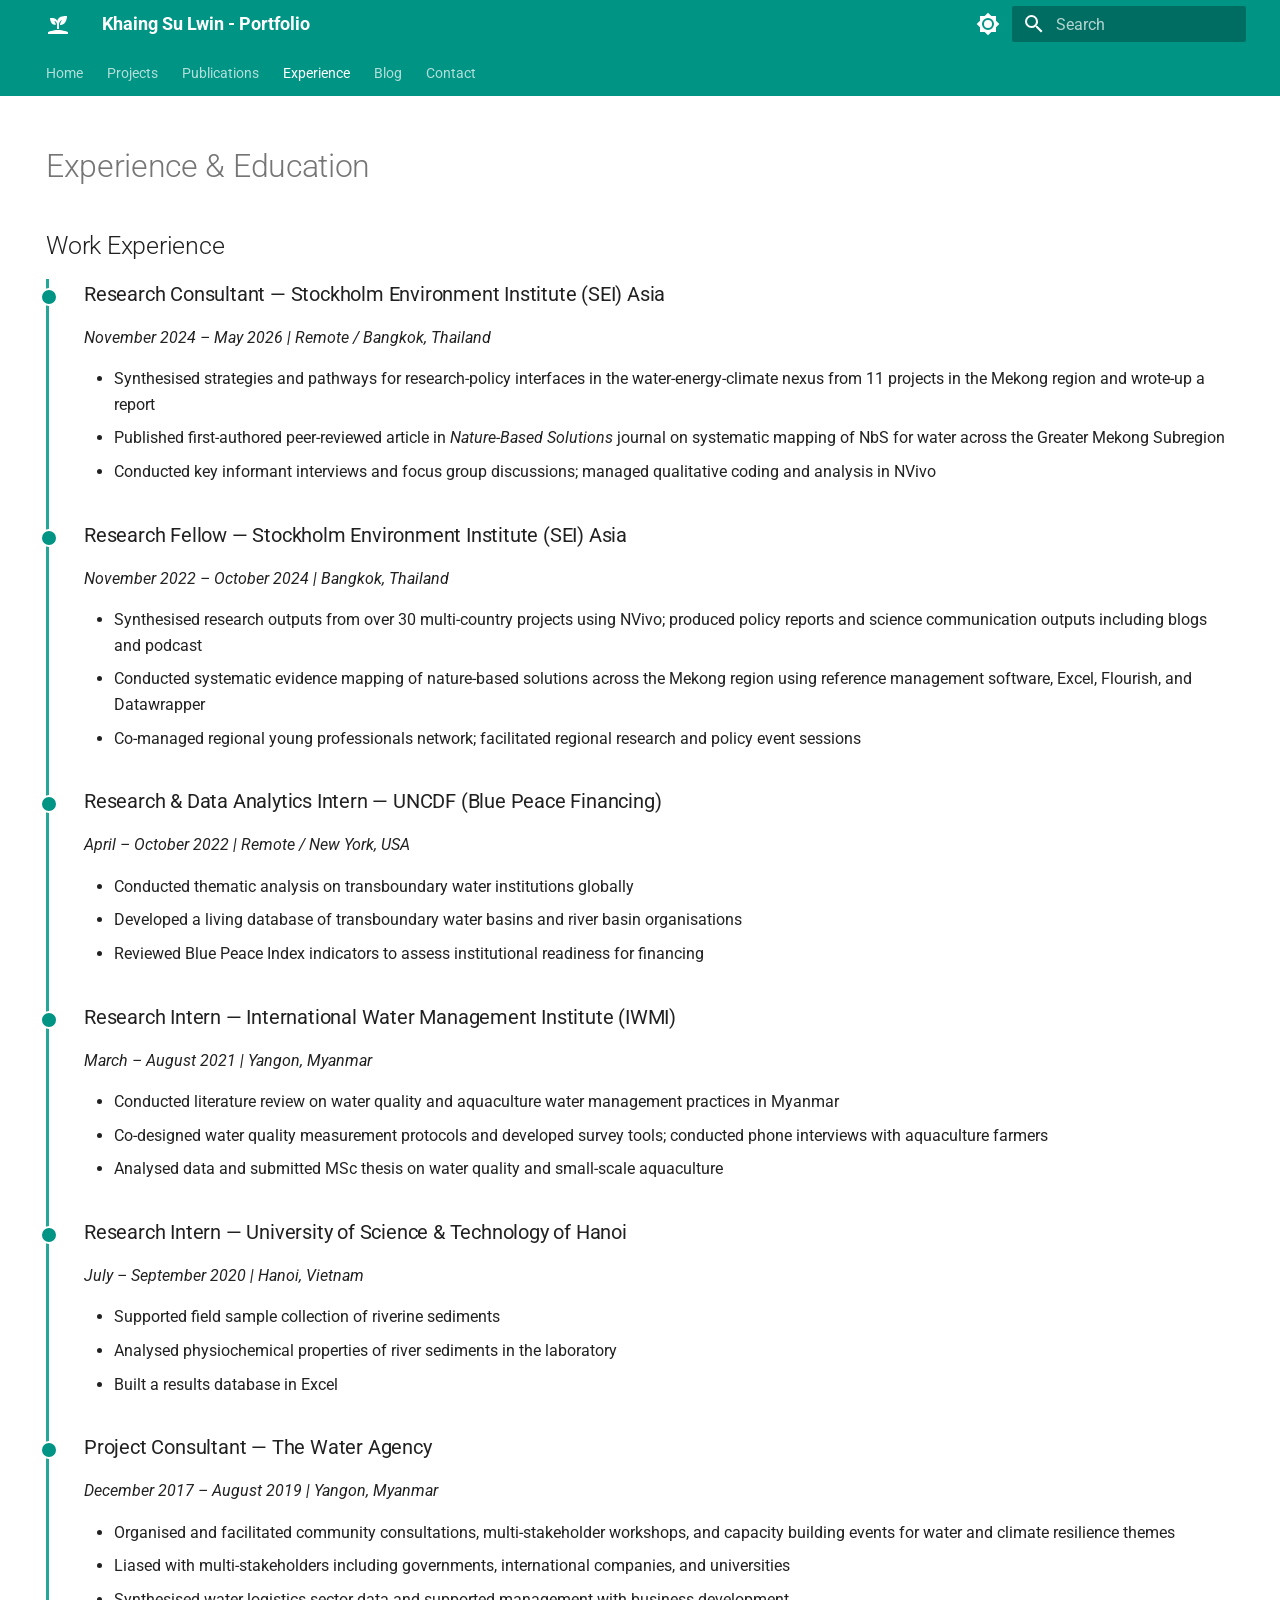
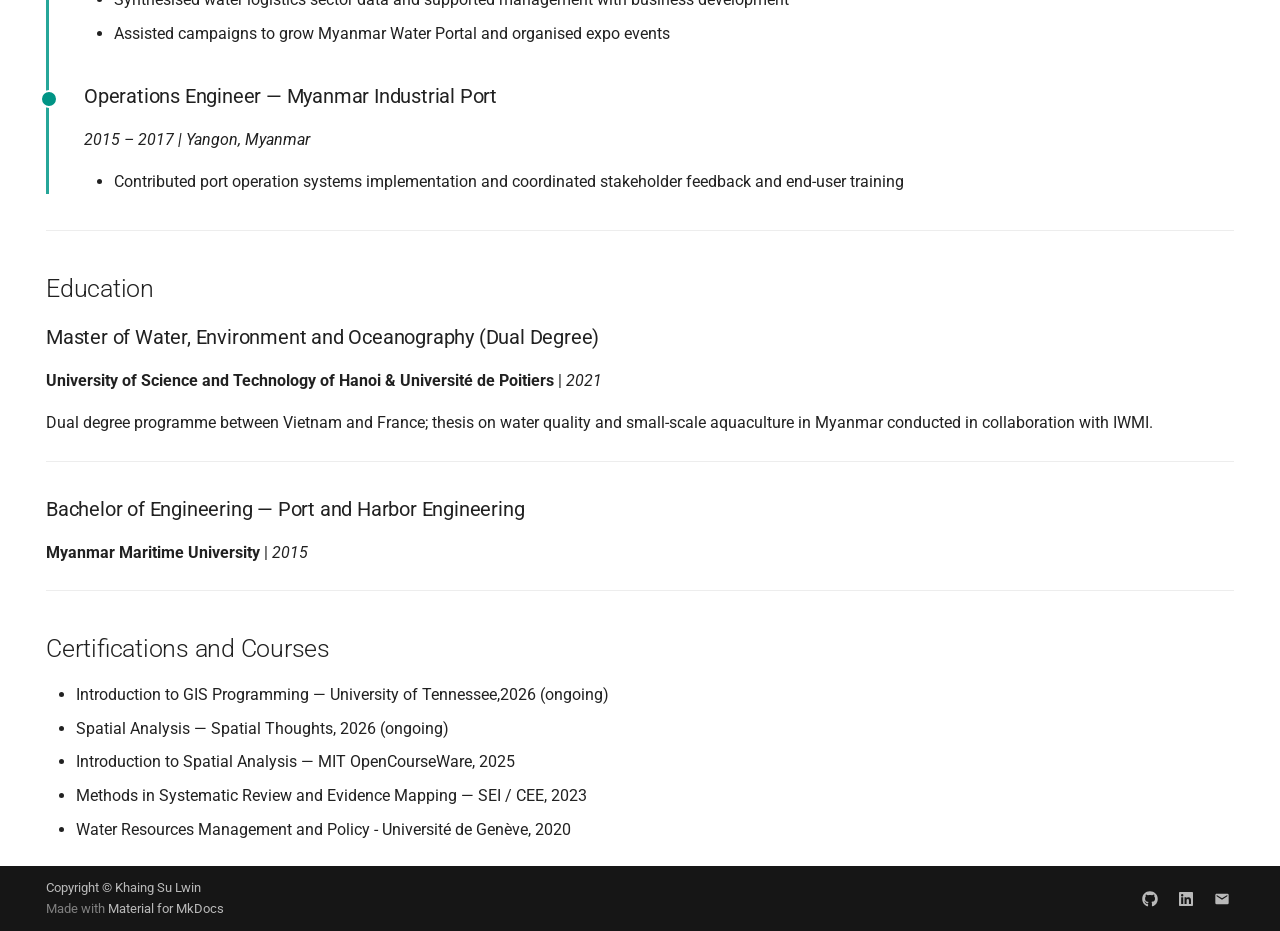
<file: experience/index.html>
<!doctype html>
<html lang="en" class="no-js">
  <head>
    
      <meta charset="utf-8">
      <meta name="viewport" content="width=device-width,initial-scale=1">
      
        <meta name="description" content="Portfolio of Khaing Su Lwin">
      
      
        <meta name="author" content="Khaing Su Lwin">
      
      
      
        <link rel="prev" href="../publications/">
      
      
        <link rel="next" href="../blog/">
      
      
        
      
      
      <link rel="icon" href="../assets/images/favicon.png">
      <meta name="generator" content="mkdocs-1.6.1, mkdocs-material-9.7.6">
    
    
      
        <title>Experience - Khaing Su Lwin - Portfolio</title>
      
    
    
      <link rel="stylesheet" href="../assets/stylesheets/main.484c7ddc.min.css">
      
        
        <link rel="stylesheet" href="../assets/stylesheets/palette.ab4e12ef.min.css">
      
      


    
    
      
    
    
      
        
        
        <link rel="preconnect" href="https://fonts.gstatic.com" crossorigin>
        <link rel="stylesheet" href="https://fonts.googleapis.com/css?family=Roboto:300,300i,400,400i,700,700i%7CRoboto+Mono:400,400i,700,700i&display=fallback">
        <style>:root{--md-text-font:"Roboto";--md-code-font:"Roboto Mono"}</style>
      
    
    
      <link rel="stylesheet" href="../assets/css/extra.css">
    
    <script>__md_scope=new URL("..",location),__md_hash=e=>[...e].reduce(((e,_)=>(e<<5)-e+_.charCodeAt(0)),0),__md_get=(e,_=localStorage,t=__md_scope)=>JSON.parse(_.getItem(t.pathname+"."+e)),__md_set=(e,_,t=localStorage,a=__md_scope)=>{try{t.setItem(a.pathname+"."+e,JSON.stringify(_))}catch(e){}}</script>
    
      

    
    
  </head>
  
  
    
    
      
    
    
    
    
    <body dir="ltr" data-md-color-scheme="default" data-md-color-primary="teal" data-md-color-accent="teal">
  
    
    <input class="md-toggle" data-md-toggle="drawer" type="checkbox" id="__drawer" autocomplete="off">
    <input class="md-toggle" data-md-toggle="search" type="checkbox" id="__search" autocomplete="off">
    <label class="md-overlay" for="__drawer"></label>
    <div data-md-component="skip">
      
        
        <a href="#experience-education" class="md-skip">
          Skip to content
        </a>
      
    </div>
    <div data-md-component="announce">
      
    </div>
    
    
      

<header class="md-header" data-md-component="header">
  <nav class="md-header__inner md-grid" aria-label="Header">
    <a href=".." title="Khaing Su Lwin - Portfolio" class="md-header__button md-logo" aria-label="Khaing Su Lwin - Portfolio" data-md-component="logo">
      
  
  <svg xmlns="http://www.w3.org/2000/svg" viewBox="0 0 24 24"><path d="M2 22v-2s5-2 10-2 10 2 10 2v2zm9.3-12.9c-1.2-3.9-7.3-3-7.3-3s.2 7.8 5.9 6.6C9.5 9.8 8 9 8 9c2.8 0 3 3.4 3 3.4V17h2v-4.2s0-3.9 3-4.9c0 0-2 3-2 5 7 .7 7-8.9 7-8.9s-8.9-1-9.7 5.1"/></svg>

    </a>
    <label class="md-header__button md-icon" for="__drawer">
      
      <svg xmlns="http://www.w3.org/2000/svg" viewBox="0 0 24 24"><path d="M3 6h18v2H3zm0 5h18v2H3zm0 5h18v2H3z"/></svg>
    </label>
    <div class="md-header__title" data-md-component="header-title">
      <div class="md-header__ellipsis">
        <div class="md-header__topic">
          <span class="md-ellipsis">
            Khaing Su Lwin - Portfolio
          </span>
        </div>
        <div class="md-header__topic" data-md-component="header-topic">
          <span class="md-ellipsis">
            
              Experience
            
          </span>
        </div>
      </div>
    </div>
    
      
        <form class="md-header__option" data-md-component="palette">
  
    
    
    
    <input class="md-option" data-md-color-media="" data-md-color-scheme="default" data-md-color-primary="teal" data-md-color-accent="teal"  aria-label="Switch to dark mode"  type="radio" name="__palette" id="__palette_0">
    
      <label class="md-header__button md-icon" title="Switch to dark mode" for="__palette_1" hidden>
        <svg xmlns="http://www.w3.org/2000/svg" viewBox="0 0 24 24"><path d="M12 8a4 4 0 0 0-4 4 4 4 0 0 0 4 4 4 4 0 0 0 4-4 4 4 0 0 0-4-4m0 10a6 6 0 0 1-6-6 6 6 0 0 1 6-6 6 6 0 0 1 6 6 6 6 0 0 1-6 6m8-9.31V4h-4.69L12 .69 8.69 4H4v4.69L.69 12 4 15.31V20h4.69L12 23.31 15.31 20H20v-4.69L23.31 12z"/></svg>
      </label>
    
  
    
    
    
    <input class="md-option" data-md-color-media="" data-md-color-scheme="slate" data-md-color-primary="teal" data-md-color-accent="teal"  aria-label="Switch to light mode"  type="radio" name="__palette" id="__palette_1">
    
      <label class="md-header__button md-icon" title="Switch to light mode" for="__palette_0" hidden>
        <svg xmlns="http://www.w3.org/2000/svg" viewBox="0 0 24 24"><path d="M12 18c-.89 0-1.74-.2-2.5-.55C11.56 16.5 13 14.42 13 12s-1.44-4.5-3.5-5.45C10.26 6.2 11.11 6 12 6a6 6 0 0 1 6 6 6 6 0 0 1-6 6m8-9.31V4h-4.69L12 .69 8.69 4H4v4.69L.69 12 4 15.31V20h4.69L12 23.31 15.31 20H20v-4.69L23.31 12z"/></svg>
      </label>
    
  
</form>
      
    
    
      <script>var palette=__md_get("__palette");if(palette&&palette.color){if("(prefers-color-scheme)"===palette.color.media){var media=matchMedia("(prefers-color-scheme: light)"),input=document.querySelector(media.matches?"[data-md-color-media='(prefers-color-scheme: light)']":"[data-md-color-media='(prefers-color-scheme: dark)']");palette.color.media=input.getAttribute("data-md-color-media"),palette.color.scheme=input.getAttribute("data-md-color-scheme"),palette.color.primary=input.getAttribute("data-md-color-primary"),palette.color.accent=input.getAttribute("data-md-color-accent")}for(var[key,value]of Object.entries(palette.color))document.body.setAttribute("data-md-color-"+key,value)}</script>
    
    
    
      
      
        <label class="md-header__button md-icon" for="__search">
          
          <svg xmlns="http://www.w3.org/2000/svg" viewBox="0 0 24 24"><path d="M9.5 3A6.5 6.5 0 0 1 16 9.5c0 1.61-.59 3.09-1.56 4.23l.27.27h.79l5 5-1.5 1.5-5-5v-.79l-.27-.27A6.52 6.52 0 0 1 9.5 16 6.5 6.5 0 0 1 3 9.5 6.5 6.5 0 0 1 9.5 3m0 2C7 5 5 7 5 9.5S7 14 9.5 14 14 12 14 9.5 12 5 9.5 5"/></svg>
        </label>
        <div class="md-search" data-md-component="search" role="dialog">
  <label class="md-search__overlay" for="__search"></label>
  <div class="md-search__inner" role="search">
    <form class="md-search__form" name="search">
      <input type="text" class="md-search__input" name="query" aria-label="Search" placeholder="Search" autocapitalize="off" autocorrect="off" autocomplete="off" spellcheck="false" data-md-component="search-query" required>
      <label class="md-search__icon md-icon" for="__search">
        
        <svg xmlns="http://www.w3.org/2000/svg" viewBox="0 0 24 24"><path d="M9.5 3A6.5 6.5 0 0 1 16 9.5c0 1.61-.59 3.09-1.56 4.23l.27.27h.79l5 5-1.5 1.5-5-5v-.79l-.27-.27A6.52 6.52 0 0 1 9.5 16 6.5 6.5 0 0 1 3 9.5 6.5 6.5 0 0 1 9.5 3m0 2C7 5 5 7 5 9.5S7 14 9.5 14 14 12 14 9.5 12 5 9.5 5"/></svg>
        
        <svg xmlns="http://www.w3.org/2000/svg" viewBox="0 0 24 24"><path d="M20 11v2H8l5.5 5.5-1.42 1.42L4.16 12l7.92-7.92L13.5 5.5 8 11z"/></svg>
      </label>
      <nav class="md-search__options" aria-label="Search">
        
        <button type="reset" class="md-search__icon md-icon" title="Clear" aria-label="Clear" tabindex="-1">
          
          <svg xmlns="http://www.w3.org/2000/svg" viewBox="0 0 24 24"><path d="M19 6.41 17.59 5 12 10.59 6.41 5 5 6.41 10.59 12 5 17.59 6.41 19 12 13.41 17.59 19 19 17.59 13.41 12z"/></svg>
        </button>
      </nav>
      
    </form>
    <div class="md-search__output">
      <div class="md-search__scrollwrap" tabindex="0" data-md-scrollfix>
        <div class="md-search-result" data-md-component="search-result">
          <div class="md-search-result__meta">
            Initializing search
          </div>
          <ol class="md-search-result__list" role="presentation"></ol>
        </div>
      </div>
    </div>
  </div>
</div>
      
    
    
  </nav>
  
</header>
    
    <div class="md-container" data-md-component="container">
      
      
        
          
            
<nav class="md-tabs" aria-label="Tabs" data-md-component="tabs">
  <div class="md-grid">
    <ul class="md-tabs__list">
      
        
  
  
  
  
    <li class="md-tabs__item">
      <a href=".." class="md-tabs__link">
        
  
  
    
  
  Home

      </a>
    </li>
  

      
        
  
  
  
  
    
    
      <li class="md-tabs__item">
        <a href="../projects/" class="md-tabs__link">
          
  
  
  Projects

        </a>
      </li>
    
  

      
        
  
  
  
  
    <li class="md-tabs__item">
      <a href="../publications/" class="md-tabs__link">
        
  
  
    
  
  Publications

      </a>
    </li>
  

      
        
  
  
  
    
  
  
    <li class="md-tabs__item md-tabs__item--active">
      <a href="./" class="md-tabs__link">
        
  
  
    
  
  Experience

      </a>
    </li>
  

      
        
  
  
  
  
    <li class="md-tabs__item">
      <a href="../blog/" class="md-tabs__link">
        
  
  
    
  
  Blog

      </a>
    </li>
  

      
        
  
  
  
  
    <li class="md-tabs__item">
      <a href="../contact/" class="md-tabs__link">
        
  
  
    
  
  Contact

      </a>
    </li>
  

      
    </ul>
  </div>
</nav>
          
        
      
      <main class="md-main" data-md-component="main">
        <div class="md-main__inner md-grid">
          
            
              
                
              
              <div class="md-sidebar md-sidebar--primary" data-md-component="sidebar" data-md-type="navigation" hidden>
                <div class="md-sidebar__scrollwrap">
                  <div class="md-sidebar__inner">
                    


  


<nav class="md-nav md-nav--primary md-nav--lifted" aria-label="Navigation" data-md-level="0">
  <label class="md-nav__title" for="__drawer">
    <a href=".." title="Khaing Su Lwin - Portfolio" class="md-nav__button md-logo" aria-label="Khaing Su Lwin - Portfolio" data-md-component="logo">
      
  
  <svg xmlns="http://www.w3.org/2000/svg" viewBox="0 0 24 24"><path d="M2 22v-2s5-2 10-2 10 2 10 2v2zm9.3-12.9c-1.2-3.9-7.3-3-7.3-3s.2 7.8 5.9 6.6C9.5 9.8 8 9 8 9c2.8 0 3 3.4 3 3.4V17h2v-4.2s0-3.9 3-4.9c0 0-2 3-2 5 7 .7 7-8.9 7-8.9s-8.9-1-9.7 5.1"/></svg>

    </a>
    Khaing Su Lwin - Portfolio
  </label>
  
  <ul class="md-nav__list" data-md-scrollfix>
    
      
      
  
  
  
  
    <li class="md-nav__item">
      <a href=".." class="md-nav__link">
        
  
  
  <span class="md-ellipsis">
    
  
    Home
  

    
  </span>
  
  

      </a>
    </li>
  

    
      
      
  
  
  
  
    
    
    
    
      
      
    
    
    <li class="md-nav__item md-nav__item--nested">
      
        
        
        <input class="md-nav__toggle md-toggle " type="checkbox" id="__nav_2" >
        
          
          <label class="md-nav__link" for="__nav_2" id="__nav_2_label" tabindex="0">
            
  
  
  <span class="md-ellipsis">
    
  
    Projects
  

    
  </span>
  
  

            <span class="md-nav__icon md-icon"></span>
          </label>
        
        <nav class="md-nav" data-md-level="1" aria-labelledby="__nav_2_label" aria-expanded="false">
          <label class="md-nav__title" for="__nav_2">
            <span class="md-nav__icon md-icon"></span>
            
  
    Projects
  

          </label>
          <ul class="md-nav__list" data-md-scrollfix>
            
              
                
  
  
  
  
    <li class="md-nav__item">
      <a href="../projects/" class="md-nav__link">
        
  
  
  <span class="md-ellipsis">
    
  
    All Projects
  

    
  </span>
  
  

      </a>
    </li>
  

              
            
              
                
  
  
  
  
    <li class="md-nav__item">
      <a href="../projects/sample-project/" class="md-nav__link">
        
  
  
  <span class="md-ellipsis">
    
  
    Sample Project
  

    
  </span>
  
  

      </a>
    </li>
  

              
            
              
                
  
  
  
  
    <li class="md-nav__item">
      <a href="../projects/sample-notebook/" class="md-nav__link">
        
  
  
  <span class="md-ellipsis">
    
  
    Sample Notebook
  

    
  </span>
  
  

      </a>
    </li>
  

              
            
          </ul>
        </nav>
      
    </li>
  

    
      
      
  
  
  
  
    <li class="md-nav__item">
      <a href="../publications/" class="md-nav__link">
        
  
  
  <span class="md-ellipsis">
    
  
    Publications
  

    
  </span>
  
  

      </a>
    </li>
  

    
      
      
  
  
    
  
  
  
    <li class="md-nav__item md-nav__item--active">
      
      <input class="md-nav__toggle md-toggle" type="checkbox" id="__toc">
      
      
        
      
      
        <label class="md-nav__link md-nav__link--active" for="__toc">
          
  
  
  <span class="md-ellipsis">
    
  
    Experience
  

    
  </span>
  
  

          <span class="md-nav__icon md-icon"></span>
        </label>
      
      <a href="./" class="md-nav__link md-nav__link--active">
        
  
  
  <span class="md-ellipsis">
    
  
    Experience
  

    
  </span>
  
  

      </a>
      
        

<nav class="md-nav md-nav--secondary" aria-label="Table of contents">
  
  
  
    
  
  
    <label class="md-nav__title" for="__toc">
      <span class="md-nav__icon md-icon"></span>
      Table of contents
    </label>
    <ul class="md-nav__list" data-md-component="toc" data-md-scrollfix>
      
        <li class="md-nav__item">
  <a href="#work-experience" class="md-nav__link">
    <span class="md-ellipsis">
      
        Work Experience
      
    </span>
  </a>
  
    <nav class="md-nav" aria-label="Work Experience">
      <ul class="md-nav__list">
        
          <li class="md-nav__item">
  <a href="#research-consultant-stockholm-environment-institute-sei-asia" class="md-nav__link">
    <span class="md-ellipsis">
      
        Research Consultant — Stockholm Environment Institute (SEI) Asia
      
    </span>
  </a>
  
</li>
        
          <li class="md-nav__item">
  <a href="#research-fellow-stockholm-environment-institute-sei-asia" class="md-nav__link">
    <span class="md-ellipsis">
      
        Research Fellow — Stockholm Environment Institute (SEI) Asia
      
    </span>
  </a>
  
</li>
        
          <li class="md-nav__item">
  <a href="#research-data-analytics-intern-uncdf-blue-peace-financing" class="md-nav__link">
    <span class="md-ellipsis">
      
        Research &amp; Data Analytics Intern — UNCDF (Blue Peace Financing)
      
    </span>
  </a>
  
</li>
        
          <li class="md-nav__item">
  <a href="#research-intern-international-water-management-institute-iwmi" class="md-nav__link">
    <span class="md-ellipsis">
      
        Research Intern — International Water Management Institute (IWMI)
      
    </span>
  </a>
  
</li>
        
          <li class="md-nav__item">
  <a href="#research-intern-university-of-science-technology-of-hanoi" class="md-nav__link">
    <span class="md-ellipsis">
      
        Research Intern — University of Science &amp; Technology of Hanoi
      
    </span>
  </a>
  
</li>
        
          <li class="md-nav__item">
  <a href="#project-consultant-the-water-agency" class="md-nav__link">
    <span class="md-ellipsis">
      
        Project Consultant — The Water Agency
      
    </span>
  </a>
  
</li>
        
          <li class="md-nav__item">
  <a href="#operations-engineer-myanmar-industrial-port" class="md-nav__link">
    <span class="md-ellipsis">
      
        Operations Engineer — Myanmar Industrial Port
      
    </span>
  </a>
  
</li>
        
      </ul>
    </nav>
  
</li>
      
        <li class="md-nav__item">
  <a href="#education" class="md-nav__link">
    <span class="md-ellipsis">
      
        Education
      
    </span>
  </a>
  
    <nav class="md-nav" aria-label="Education">
      <ul class="md-nav__list">
        
          <li class="md-nav__item">
  <a href="#master-of-water-environment-and-oceanography-dual-degree" class="md-nav__link">
    <span class="md-ellipsis">
      
        Master of Water, Environment and Oceanography (Dual Degree)
      
    </span>
  </a>
  
</li>
        
          <li class="md-nav__item">
  <a href="#bachelor-of-engineering-port-and-harbor-engineering" class="md-nav__link">
    <span class="md-ellipsis">
      
        Bachelor of Engineering — Port and Harbor Engineering
      
    </span>
  </a>
  
</li>
        
      </ul>
    </nav>
  
</li>
      
        <li class="md-nav__item">
  <a href="#certifications-and-courses" class="md-nav__link">
    <span class="md-ellipsis">
      
        Certifications and Courses
      
    </span>
  </a>
  
</li>
      
    </ul>
  
</nav>
      
    </li>
  

    
      
      
  
  
  
  
    <li class="md-nav__item">
      <a href="../blog/" class="md-nav__link">
        
  
  
  <span class="md-ellipsis">
    
  
    Blog
  

    
  </span>
  
  

      </a>
    </li>
  

    
      
      
  
  
  
  
    <li class="md-nav__item">
      <a href="../contact/" class="md-nav__link">
        
  
  
  <span class="md-ellipsis">
    
  
    Contact
  

    
  </span>
  
  

      </a>
    </li>
  

    
  </ul>
</nav>
                  </div>
                </div>
              </div>
            
            
              
                
              
              <div class="md-sidebar md-sidebar--secondary" data-md-component="sidebar" data-md-type="toc" hidden>
                <div class="md-sidebar__scrollwrap">
                  <div class="md-sidebar__inner">
                    

<nav class="md-nav md-nav--secondary" aria-label="Table of contents">
  
  
  
    
  
  
    <label class="md-nav__title" for="__toc">
      <span class="md-nav__icon md-icon"></span>
      Table of contents
    </label>
    <ul class="md-nav__list" data-md-component="toc" data-md-scrollfix>
      
        <li class="md-nav__item">
  <a href="#work-experience" class="md-nav__link">
    <span class="md-ellipsis">
      
        Work Experience
      
    </span>
  </a>
  
    <nav class="md-nav" aria-label="Work Experience">
      <ul class="md-nav__list">
        
          <li class="md-nav__item">
  <a href="#research-consultant-stockholm-environment-institute-sei-asia" class="md-nav__link">
    <span class="md-ellipsis">
      
        Research Consultant — Stockholm Environment Institute (SEI) Asia
      
    </span>
  </a>
  
</li>
        
          <li class="md-nav__item">
  <a href="#research-fellow-stockholm-environment-institute-sei-asia" class="md-nav__link">
    <span class="md-ellipsis">
      
        Research Fellow — Stockholm Environment Institute (SEI) Asia
      
    </span>
  </a>
  
</li>
        
          <li class="md-nav__item">
  <a href="#research-data-analytics-intern-uncdf-blue-peace-financing" class="md-nav__link">
    <span class="md-ellipsis">
      
        Research &amp; Data Analytics Intern — UNCDF (Blue Peace Financing)
      
    </span>
  </a>
  
</li>
        
          <li class="md-nav__item">
  <a href="#research-intern-international-water-management-institute-iwmi" class="md-nav__link">
    <span class="md-ellipsis">
      
        Research Intern — International Water Management Institute (IWMI)
      
    </span>
  </a>
  
</li>
        
          <li class="md-nav__item">
  <a href="#research-intern-university-of-science-technology-of-hanoi" class="md-nav__link">
    <span class="md-ellipsis">
      
        Research Intern — University of Science &amp; Technology of Hanoi
      
    </span>
  </a>
  
</li>
        
          <li class="md-nav__item">
  <a href="#project-consultant-the-water-agency" class="md-nav__link">
    <span class="md-ellipsis">
      
        Project Consultant — The Water Agency
      
    </span>
  </a>
  
</li>
        
          <li class="md-nav__item">
  <a href="#operations-engineer-myanmar-industrial-port" class="md-nav__link">
    <span class="md-ellipsis">
      
        Operations Engineer — Myanmar Industrial Port
      
    </span>
  </a>
  
</li>
        
      </ul>
    </nav>
  
</li>
      
        <li class="md-nav__item">
  <a href="#education" class="md-nav__link">
    <span class="md-ellipsis">
      
        Education
      
    </span>
  </a>
  
    <nav class="md-nav" aria-label="Education">
      <ul class="md-nav__list">
        
          <li class="md-nav__item">
  <a href="#master-of-water-environment-and-oceanography-dual-degree" class="md-nav__link">
    <span class="md-ellipsis">
      
        Master of Water, Environment and Oceanography (Dual Degree)
      
    </span>
  </a>
  
</li>
        
          <li class="md-nav__item">
  <a href="#bachelor-of-engineering-port-and-harbor-engineering" class="md-nav__link">
    <span class="md-ellipsis">
      
        Bachelor of Engineering — Port and Harbor Engineering
      
    </span>
  </a>
  
</li>
        
      </ul>
    </nav>
  
</li>
      
        <li class="md-nav__item">
  <a href="#certifications-and-courses" class="md-nav__link">
    <span class="md-ellipsis">
      
        Certifications and Courses
      
    </span>
  </a>
  
</li>
      
    </ul>
  
</nav>
                  </div>
                </div>
              </div>
            
          
          
            <div class="md-content" data-md-component="content">
              
              <article class="md-content__inner md-typeset">
                
                  
  




<!--
CHECKLIST FOR THIS PAGE:
- [ ] Replace each [YOUR ...] placeholder with your actual information
- [ ] Add or remove job entries as needed (copy the format of an existing entry)
- [ ] Add or remove education entries
- [ ] Add or remove certifications
-->

<h1 id="experience-education">Experience &amp; Education</h1>
<h2 id="work-experience">Work Experience</h2>
<div class="timeline">
<div class="timeline-entry">
<h3 id="research-consultant-stockholm-environment-institute-sei-asia">Research Consultant — Stockholm Environment Institute (SEI) Asia</h3>
<p><em>November 2024 – May 2026 | Remote / Bangkok, Thailand</em></p>
<ul>
<li>Synthesised strategies and pathways for research-policy interfaces 
in the water-energy-climate nexus from 11 projects in the Mekong region and wrote-up a report</li>
<li>Published first-authored peer-reviewed article in <em>Nature-Based 
Solutions</em> journal on systematic mapping of NbS for water across the Greater 
Mekong Subregion</li>
<li>Conducted key informant interviews and focus group discussions; 
managed qualitative coding and analysis in NVivo</li>
</ul>
</div>
<div class="timeline-entry">
<h3 id="research-fellow-stockholm-environment-institute-sei-asia">Research Fellow — Stockholm Environment Institute (SEI) Asia</h3>
<p><em>November 2022 – October 2024 | Bangkok, Thailand</em></p>
<ul>
<li>Synthesised research outputs from over 30 multi-country projects 
using NVivo; produced policy reports and science communication 
outputs including blogs and podcast</li>
<li>Conducted systematic evidence mapping of nature-based solutions 
across the Mekong region using reference management software, 
Excel, Flourish, and Datawrapper</li>
<li>Co-managed regional young professionals network; facilitated 
regional research and policy event sessions</li>
</ul>
</div>
<div class="timeline-entry">
<h3 id="research-data-analytics-intern-uncdf-blue-peace-financing">Research &amp; Data Analytics Intern — UNCDF (Blue Peace Financing)</h3>
<p><em>April – October 2022 | Remote / New York, USA</em></p>
<ul>
<li>Conducted thematic analysis on transboundary water institutions 
globally</li>
<li>Developed a living database of transboundary water basins and 
river basin organisations</li>
<li>Reviewed Blue Peace Index indicators to assess institutional 
readiness for financing</li>
</ul>
</div>
<div class="timeline-entry">
<h3 id="research-intern-international-water-management-institute-iwmi">Research Intern — International Water Management Institute (IWMI)</h3>
<p><em>March – August 2021 | Yangon, Myanmar</em></p>
<ul>
<li>Conducted literature review on water quality and aquaculture water 
management practices in Myanmar</li>
<li>Co-designed water quality measurement protocols and developed 
survey tools; conducted phone interviews with aquaculture farmers</li>
<li>Analysed data and submitted MSc thesis on water quality and 
small-scale aquaculture</li>
</ul>
</div>
<div class="timeline-entry">
<h3 id="research-intern-university-of-science-technology-of-hanoi">Research Intern — University of Science &amp; Technology of Hanoi</h3>
<p><em>July – September 2020 | Hanoi, Vietnam</em></p>
<ul>
<li>Supported field sample collection of riverine sediments</li>
<li>Analysed physiochemical properties of river sediments in the 
laboratory</li>
<li>Built a results database in Excel</li>
</ul>
</div>
<div class="timeline-entry">
<h3 id="project-consultant-the-water-agency">Project Consultant — The Water Agency</h3>
<p><em>December 2017 – August 2019 | Yangon, Myanmar</em></p>
<ul>
<li>Organised and facilitated community consultations, multi-stakeholder 
workshops, and capacity building events for water and climate 
resilience themes</li>
<li>Liased with multi-stakeholders including governments, international companies, and universities</li>
<li>Synthesised water logistics sector data and supported management 
with business development</li>
<li>Assisted campaigns to grow Myanmar Water Portal and organised 
expo events</li>
</ul>
</div>
<div class="timeline-entry">
<h3 id="operations-engineer-myanmar-industrial-port">Operations Engineer — Myanmar Industrial Port</h3>
<p><em>2015 – 2017 | Yangon, Myanmar</em></p>
<ul>
<li>Contributed port operation systems implementation and coordinated stakeholder 
feedback and end-user training</li>
</ul>
</div>
</div>
<hr />
<h2 id="education">Education</h2>
<h3 id="master-of-water-environment-and-oceanography-dual-degree">Master of Water, Environment and Oceanography (Dual Degree)</h3>
<p><strong>University of Science and Technology of Hanoi &amp; Université de 
Poitiers</strong> | <em>2021</em></p>
<p>Dual degree programme between Vietnam and France; thesis on water 
quality and small-scale aquaculture in Myanmar conducted in 
collaboration with IWMI.</p>
<hr />
<h3 id="bachelor-of-engineering-port-and-harbor-engineering">Bachelor of Engineering — Port and Harbor Engineering</h3>
<p><strong>Myanmar Maritime University</strong> | <em>2015</em></p>
<hr />
<h2 id="certifications-and-courses">Certifications and Courses</h2>
<ul>
<li>Introduction to GIS Programming — University of Tennessee,2026 (ongoing)</li>
<li>Spatial Analysis — Spatial Thoughts, 2026 (ongoing)</li>
<li>Introduction to Spatial Analysis — MIT OpenCourseWare, 2025</li>
<li>Methods in Systematic Review and Evidence Mapping — SEI / CEE, 
2023</li>
<li>Water Resources Management and Policy - Université de Genève, 2020</li>
</ul>







  
  




  



                
              </article>
            </div>
          
          
<script>var target=document.getElementById(location.hash.slice(1));target&&target.name&&(target.checked=target.name.startsWith("__tabbed_"))</script>
        </div>
        
          <button type="button" class="md-top md-icon" data-md-component="top" hidden>
  
  <svg xmlns="http://www.w3.org/2000/svg" viewBox="0 0 24 24"><path d="M13 20h-2V8l-5.5 5.5-1.42-1.42L12 4.16l7.92 7.92-1.42 1.42L13 8z"/></svg>
  Back to top
</button>
        
      </main>
      
        <footer class="md-footer">
  
  <div class="md-footer-meta md-typeset">
    <div class="md-footer-meta__inner md-grid">
      <div class="md-copyright">
  
    <div class="md-copyright__highlight">
      Copyright &copy; Khaing Su Lwin
    </div>
  
  
    Made with
    <a href="https://squidfunk.github.io/mkdocs-material/" target="_blank" rel="noopener">
      Material for MkDocs
    </a>
  
</div>
      
        
<div class="md-social">
  
    
    
    
    
      
      
    
    <a href="https://github.com/khaingsulwin" target="_blank" rel="noopener" title="github.com" class="md-social__link">
      <svg xmlns="http://www.w3.org/2000/svg" viewBox="0 0 512 512"><!--! Font Awesome Free 7.1.0 by @fontawesome - https://fontawesome.com License - https://fontawesome.com/license/free (Icons: CC BY 4.0, Fonts: SIL OFL 1.1, Code: MIT License) Copyright 2025 Fonticons, Inc.--><path d="M173.9 397.4c0 2-2.3 3.6-5.2 3.6-3.3.3-5.6-1.3-5.6-3.6 0-2 2.3-3.6 5.2-3.6 3-.3 5.6 1.3 5.6 3.6m-31.1-4.5c-.7 2 1.3 4.3 4.3 4.9 2.6 1 5.6 0 6.2-2s-1.3-4.3-4.3-5.2c-2.6-.7-5.5.3-6.2 2.3m44.2-1.7c-2.9.7-4.9 2.6-4.6 4.9.3 2 2.9 3.3 5.9 2.6 2.9-.7 4.9-2.6 4.6-4.6-.3-1.9-3-3.2-5.9-2.9M252.8 8C114.1 8 8 113.3 8 252c0 110.9 69.8 205.8 169.5 239.2 12.8 2.3 17.3-5.6 17.3-12.1 0-6.2-.3-40.4-.3-61.4 0 0-70 15-84.7-29.8 0 0-11.4-29.1-27.8-36.6 0 0-22.9-15.7 1.6-15.4 0 0 24.9 2 38.6 25.8 21.9 38.6 58.6 27.5 72.9 20.9 2.3-16 8.8-27.1 16-33.7-55.9-6.2-112.3-14.3-112.3-110.5 0-27.5 7.6-41.3 23.6-58.9-2.6-6.5-11.1-33.3 2.6-67.9 20.9-6.5 69 27 69 27 20-5.6 41.5-8.5 62.8-8.5s42.8 2.9 62.8 8.5c0 0 48.1-33.6 69-27 13.7 34.7 5.2 61.4 2.6 67.9 16 17.7 25.8 31.5 25.8 58.9 0 96.5-58.9 104.2-114.8 110.5 9.2 7.9 17 22.9 17 46.4 0 33.7-.3 75.4-.3 83.6 0 6.5 4.6 14.4 17.3 12.1C436.2 457.8 504 362.9 504 252 504 113.3 391.5 8 252.8 8M105.2 352.9c-1.3 1-1 3.3.7 5.2 1.6 1.6 3.9 2.3 5.2 1 1.3-1 1-3.3-.7-5.2-1.6-1.6-3.9-2.3-5.2-1m-10.8-8.1c-.7 1.3.3 2.9 2.3 3.9 1.6 1 3.6.7 4.3-.7.7-1.3-.3-2.9-2.3-3.9-2-.6-3.6-.3-4.3.7m32.4 35.6c-1.6 1.3-1 4.3 1.3 6.2 2.3 2.3 5.2 2.6 6.5 1 1.3-1.3.7-4.3-1.3-6.2-2.2-2.3-5.2-2.6-6.5-1m-11.4-14.7c-1.6 1-1.6 3.6 0 5.9s4.3 3.3 5.6 2.3c1.6-1.3 1.6-3.9 0-6.2-1.4-2.3-4-3.3-5.6-2"/></svg>
    </a>
  
    
    
    
    
      
      
    
    <a href="https://linkedin.com/in/khaing-su-lwin" target="_blank" rel="noopener" title="linkedin.com" class="md-social__link">
      <svg xmlns="http://www.w3.org/2000/svg" viewBox="0 0 448 512"><!--! Font Awesome Free 7.1.0 by @fontawesome - https://fontawesome.com License - https://fontawesome.com/license/free (Icons: CC BY 4.0, Fonts: SIL OFL 1.1, Code: MIT License) Copyright 2025 Fonticons, Inc.--><path d="M416 32H31.9C14.3 32 0 46.5 0 64.3v383.4C0 465.5 14.3 480 31.9 480H416c17.6 0 32-14.5 32-32.3V64.3c0-17.8-14.4-32.3-32-32.3M135.4 416H69V202.2h66.5V416zM102.2 96a38.5 38.5 0 1 1 0 77 38.5 38.5 0 1 1 0-77m282.1 320h-66.4V312c0-24.8-.5-56.7-34.5-56.7-34.6 0-39.9 27-39.9 54.9V416h-66.4V202.2h63.7v29.2h.9c8.9-16.8 30.6-34.5 62.9-34.5 67.2 0 79.7 44.3 79.7 101.9z"/></svg>
    </a>
  
    
    
    
    
    <a href="mailto:khaingsulwin.lu@gmail.com" target="_blank" rel="noopener" title="" class="md-social__link">
      <svg xmlns="http://www.w3.org/2000/svg" viewBox="0 0 24 24"><path d="m20 8-8 5-8-5V6l8 5 8-5m0-2H4c-1.11 0-2 .89-2 2v12a2 2 0 0 0 2 2h16a2 2 0 0 0 2-2V6a2 2 0 0 0-2-2"/></svg>
    </a>
  
</div>
      
    </div>
  </div>
</footer>
      
    </div>
    <div class="md-dialog" data-md-component="dialog">
      <div class="md-dialog__inner md-typeset"></div>
    </div>
    
    
    
      
      
      <script id="__config" type="application/json">{"annotate": null, "base": "..", "features": ["navigation.tabs", "navigation.top", "content.code.copy"], "search": "../assets/javascripts/workers/search.2c215733.min.js", "tags": null, "translations": {"clipboard.copied": "Copied to clipboard", "clipboard.copy": "Copy to clipboard", "search.result.more.one": "1 more on this page", "search.result.more.other": "# more on this page", "search.result.none": "No matching documents", "search.result.one": "1 matching document", "search.result.other": "# matching documents", "search.result.placeholder": "Type to start searching", "search.result.term.missing": "Missing", "select.version": "Select version"}, "version": null}</script>
    
    
      <script src="../assets/javascripts/bundle.79ae519e.min.js"></script>
      
    
  </body>
</html>
</file>
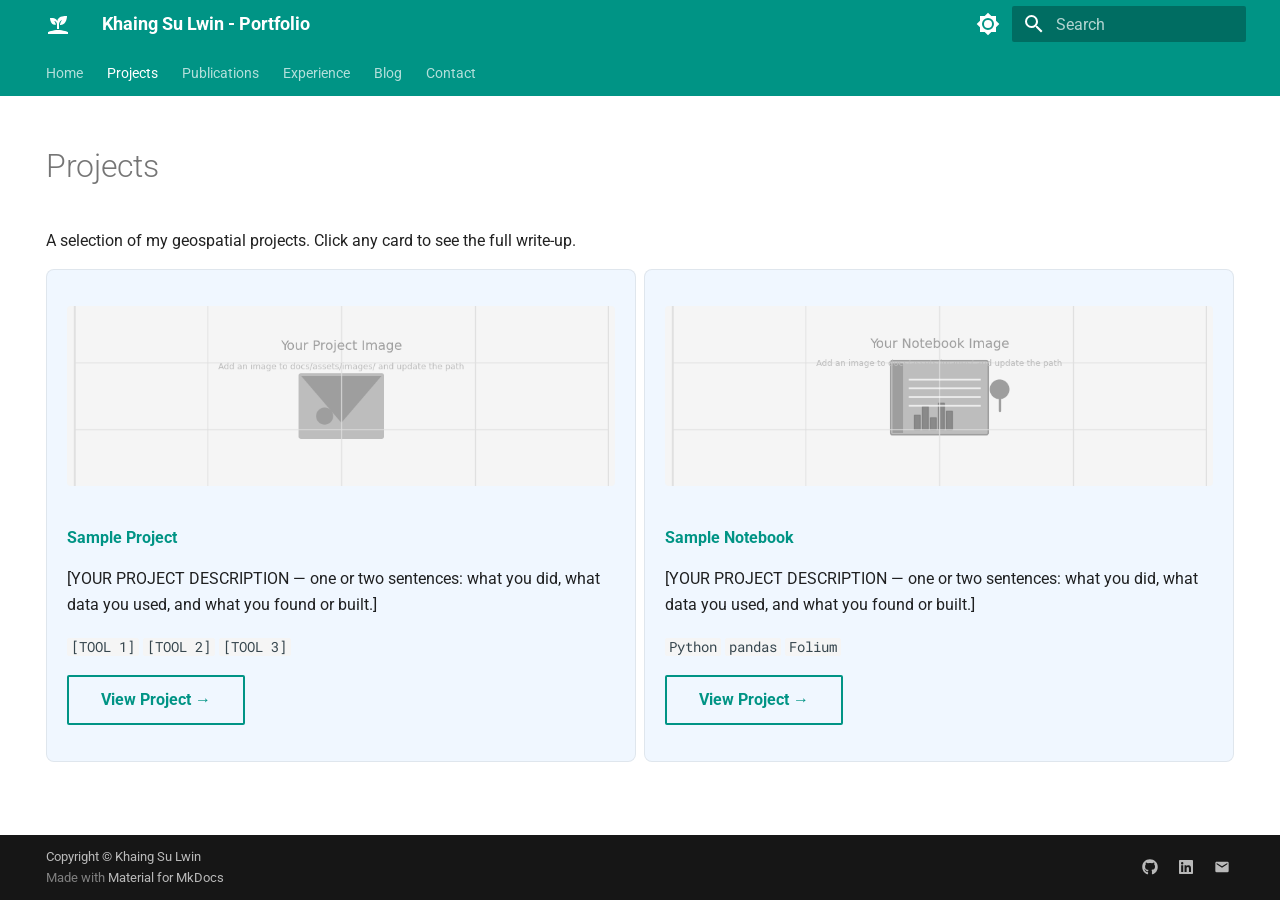
<file: projects/index.html>
<!doctype html>
<html lang="en" class="no-js">
  <head>
    
      <meta charset="utf-8">
      <meta name="viewport" content="width=device-width,initial-scale=1">
      
        <meta name="description" content="Portfolio of Khaing Su Lwin">
      
      
        <meta name="author" content="Khaing Su Lwin">
      
      
      
        <link rel="prev" href="..">
      
      
        <link rel="next" href="sample-project/">
      
      
        
      
      
      <link rel="icon" href="../assets/images/favicon.png">
      <meta name="generator" content="mkdocs-1.6.1, mkdocs-material-9.7.6">
    
    
      
        <title>All Projects - Khaing Su Lwin - Portfolio</title>
      
    
    
      <link rel="stylesheet" href="../assets/stylesheets/main.484c7ddc.min.css">
      
        
        <link rel="stylesheet" href="../assets/stylesheets/palette.ab4e12ef.min.css">
      
      


    
    
      
    
    
      
        
        
        <link rel="preconnect" href="https://fonts.gstatic.com" crossorigin>
        <link rel="stylesheet" href="https://fonts.googleapis.com/css?family=Roboto:300,300i,400,400i,700,700i%7CRoboto+Mono:400,400i,700,700i&display=fallback">
        <style>:root{--md-text-font:"Roboto";--md-code-font:"Roboto Mono"}</style>
      
    
    
      <link rel="stylesheet" href="../assets/css/extra.css">
    
    <script>__md_scope=new URL("..",location),__md_hash=e=>[...e].reduce(((e,_)=>(e<<5)-e+_.charCodeAt(0)),0),__md_get=(e,_=localStorage,t=__md_scope)=>JSON.parse(_.getItem(t.pathname+"."+e)),__md_set=(e,_,t=localStorage,a=__md_scope)=>{try{t.setItem(a.pathname+"."+e,JSON.stringify(_))}catch(e){}}</script>
    
      

    
    
  </head>
  
  
    
    
      
    
    
    
    
    <body dir="ltr" data-md-color-scheme="default" data-md-color-primary="teal" data-md-color-accent="teal">
  
    
    <input class="md-toggle" data-md-toggle="drawer" type="checkbox" id="__drawer" autocomplete="off">
    <input class="md-toggle" data-md-toggle="search" type="checkbox" id="__search" autocomplete="off">
    <label class="md-overlay" for="__drawer"></label>
    <div data-md-component="skip">
      
        
        <a href="#projects" class="md-skip">
          Skip to content
        </a>
      
    </div>
    <div data-md-component="announce">
      
    </div>
    
    
      

<header class="md-header" data-md-component="header">
  <nav class="md-header__inner md-grid" aria-label="Header">
    <a href=".." title="Khaing Su Lwin - Portfolio" class="md-header__button md-logo" aria-label="Khaing Su Lwin - Portfolio" data-md-component="logo">
      
  
  <svg xmlns="http://www.w3.org/2000/svg" viewBox="0 0 24 24"><path d="M2 22v-2s5-2 10-2 10 2 10 2v2zm9.3-12.9c-1.2-3.9-7.3-3-7.3-3s.2 7.8 5.9 6.6C9.5 9.8 8 9 8 9c2.8 0 3 3.4 3 3.4V17h2v-4.2s0-3.9 3-4.9c0 0-2 3-2 5 7 .7 7-8.9 7-8.9s-8.9-1-9.7 5.1"/></svg>

    </a>
    <label class="md-header__button md-icon" for="__drawer">
      
      <svg xmlns="http://www.w3.org/2000/svg" viewBox="0 0 24 24"><path d="M3 6h18v2H3zm0 5h18v2H3zm0 5h18v2H3z"/></svg>
    </label>
    <div class="md-header__title" data-md-component="header-title">
      <div class="md-header__ellipsis">
        <div class="md-header__topic">
          <span class="md-ellipsis">
            Khaing Su Lwin - Portfolio
          </span>
        </div>
        <div class="md-header__topic" data-md-component="header-topic">
          <span class="md-ellipsis">
            
              All Projects
            
          </span>
        </div>
      </div>
    </div>
    
      
        <form class="md-header__option" data-md-component="palette">
  
    
    
    
    <input class="md-option" data-md-color-media="" data-md-color-scheme="default" data-md-color-primary="teal" data-md-color-accent="teal"  aria-label="Switch to dark mode"  type="radio" name="__palette" id="__palette_0">
    
      <label class="md-header__button md-icon" title="Switch to dark mode" for="__palette_1" hidden>
        <svg xmlns="http://www.w3.org/2000/svg" viewBox="0 0 24 24"><path d="M12 8a4 4 0 0 0-4 4 4 4 0 0 0 4 4 4 4 0 0 0 4-4 4 4 0 0 0-4-4m0 10a6 6 0 0 1-6-6 6 6 0 0 1 6-6 6 6 0 0 1 6 6 6 6 0 0 1-6 6m8-9.31V4h-4.69L12 .69 8.69 4H4v4.69L.69 12 4 15.31V20h4.69L12 23.31 15.31 20H20v-4.69L23.31 12z"/></svg>
      </label>
    
  
    
    
    
    <input class="md-option" data-md-color-media="" data-md-color-scheme="slate" data-md-color-primary="teal" data-md-color-accent="teal"  aria-label="Switch to light mode"  type="radio" name="__palette" id="__palette_1">
    
      <label class="md-header__button md-icon" title="Switch to light mode" for="__palette_0" hidden>
        <svg xmlns="http://www.w3.org/2000/svg" viewBox="0 0 24 24"><path d="M12 18c-.89 0-1.74-.2-2.5-.55C11.56 16.5 13 14.42 13 12s-1.44-4.5-3.5-5.45C10.26 6.2 11.11 6 12 6a6 6 0 0 1 6 6 6 6 0 0 1-6 6m8-9.31V4h-4.69L12 .69 8.69 4H4v4.69L.69 12 4 15.31V20h4.69L12 23.31 15.31 20H20v-4.69L23.31 12z"/></svg>
      </label>
    
  
</form>
      
    
    
      <script>var palette=__md_get("__palette");if(palette&&palette.color){if("(prefers-color-scheme)"===palette.color.media){var media=matchMedia("(prefers-color-scheme: light)"),input=document.querySelector(media.matches?"[data-md-color-media='(prefers-color-scheme: light)']":"[data-md-color-media='(prefers-color-scheme: dark)']");palette.color.media=input.getAttribute("data-md-color-media"),palette.color.scheme=input.getAttribute("data-md-color-scheme"),palette.color.primary=input.getAttribute("data-md-color-primary"),palette.color.accent=input.getAttribute("data-md-color-accent")}for(var[key,value]of Object.entries(palette.color))document.body.setAttribute("data-md-color-"+key,value)}</script>
    
    
    
      
      
        <label class="md-header__button md-icon" for="__search">
          
          <svg xmlns="http://www.w3.org/2000/svg" viewBox="0 0 24 24"><path d="M9.5 3A6.5 6.5 0 0 1 16 9.5c0 1.61-.59 3.09-1.56 4.23l.27.27h.79l5 5-1.5 1.5-5-5v-.79l-.27-.27A6.52 6.52 0 0 1 9.5 16 6.5 6.5 0 0 1 3 9.5 6.5 6.5 0 0 1 9.5 3m0 2C7 5 5 7 5 9.5S7 14 9.5 14 14 12 14 9.5 12 5 9.5 5"/></svg>
        </label>
        <div class="md-search" data-md-component="search" role="dialog">
  <label class="md-search__overlay" for="__search"></label>
  <div class="md-search__inner" role="search">
    <form class="md-search__form" name="search">
      <input type="text" class="md-search__input" name="query" aria-label="Search" placeholder="Search" autocapitalize="off" autocorrect="off" autocomplete="off" spellcheck="false" data-md-component="search-query" required>
      <label class="md-search__icon md-icon" for="__search">
        
        <svg xmlns="http://www.w3.org/2000/svg" viewBox="0 0 24 24"><path d="M9.5 3A6.5 6.5 0 0 1 16 9.5c0 1.61-.59 3.09-1.56 4.23l.27.27h.79l5 5-1.5 1.5-5-5v-.79l-.27-.27A6.52 6.52 0 0 1 9.5 16 6.5 6.5 0 0 1 3 9.5 6.5 6.5 0 0 1 9.5 3m0 2C7 5 5 7 5 9.5S7 14 9.5 14 14 12 14 9.5 12 5 9.5 5"/></svg>
        
        <svg xmlns="http://www.w3.org/2000/svg" viewBox="0 0 24 24"><path d="M20 11v2H8l5.5 5.5-1.42 1.42L4.16 12l7.92-7.92L13.5 5.5 8 11z"/></svg>
      </label>
      <nav class="md-search__options" aria-label="Search">
        
        <button type="reset" class="md-search__icon md-icon" title="Clear" aria-label="Clear" tabindex="-1">
          
          <svg xmlns="http://www.w3.org/2000/svg" viewBox="0 0 24 24"><path d="M19 6.41 17.59 5 12 10.59 6.41 5 5 6.41 10.59 12 5 17.59 6.41 19 12 13.41 17.59 19 19 17.59 13.41 12z"/></svg>
        </button>
      </nav>
      
    </form>
    <div class="md-search__output">
      <div class="md-search__scrollwrap" tabindex="0" data-md-scrollfix>
        <div class="md-search-result" data-md-component="search-result">
          <div class="md-search-result__meta">
            Initializing search
          </div>
          <ol class="md-search-result__list" role="presentation"></ol>
        </div>
      </div>
    </div>
  </div>
</div>
      
    
    
  </nav>
  
</header>
    
    <div class="md-container" data-md-component="container">
      
      
        
          
            
<nav class="md-tabs" aria-label="Tabs" data-md-component="tabs">
  <div class="md-grid">
    <ul class="md-tabs__list">
      
        
  
  
  
  
    <li class="md-tabs__item">
      <a href=".." class="md-tabs__link">
        
  
  
    
  
  Home

      </a>
    </li>
  

      
        
  
  
  
    
  
  
    
    
      <li class="md-tabs__item md-tabs__item--active">
        <a href="./" class="md-tabs__link">
          
  
  
  Projects

        </a>
      </li>
    
  

      
        
  
  
  
  
    <li class="md-tabs__item">
      <a href="../publications/" class="md-tabs__link">
        
  
  
    
  
  Publications

      </a>
    </li>
  

      
        
  
  
  
  
    <li class="md-tabs__item">
      <a href="../experience/" class="md-tabs__link">
        
  
  
    
  
  Experience

      </a>
    </li>
  

      
        
  
  
  
  
    <li class="md-tabs__item">
      <a href="../blog/" class="md-tabs__link">
        
  
  
    
  
  Blog

      </a>
    </li>
  

      
        
  
  
  
  
    <li class="md-tabs__item">
      <a href="../contact/" class="md-tabs__link">
        
  
  
    
  
  Contact

      </a>
    </li>
  

      
    </ul>
  </div>
</nav>
          
        
      
      <main class="md-main" data-md-component="main">
        <div class="md-main__inner md-grid">
          
            
              
                
              
              <div class="md-sidebar md-sidebar--primary" data-md-component="sidebar" data-md-type="navigation" hidden>
                <div class="md-sidebar__scrollwrap">
                  <div class="md-sidebar__inner">
                    


  


<nav class="md-nav md-nav--primary md-nav--lifted" aria-label="Navigation" data-md-level="0">
  <label class="md-nav__title" for="__drawer">
    <a href=".." title="Khaing Su Lwin - Portfolio" class="md-nav__button md-logo" aria-label="Khaing Su Lwin - Portfolio" data-md-component="logo">
      
  
  <svg xmlns="http://www.w3.org/2000/svg" viewBox="0 0 24 24"><path d="M2 22v-2s5-2 10-2 10 2 10 2v2zm9.3-12.9c-1.2-3.9-7.3-3-7.3-3s.2 7.8 5.9 6.6C9.5 9.8 8 9 8 9c2.8 0 3 3.4 3 3.4V17h2v-4.2s0-3.9 3-4.9c0 0-2 3-2 5 7 .7 7-8.9 7-8.9s-8.9-1-9.7 5.1"/></svg>

    </a>
    Khaing Su Lwin - Portfolio
  </label>
  
  <ul class="md-nav__list" data-md-scrollfix>
    
      
      
  
  
  
  
    <li class="md-nav__item">
      <a href=".." class="md-nav__link">
        
  
  
  <span class="md-ellipsis">
    
  
    Home
  

    
  </span>
  
  

      </a>
    </li>
  

    
      
      
  
  
    
  
  
  
    
    
    
    
      
        
        
      
      
    
    
    <li class="md-nav__item md-nav__item--active md-nav__item--section md-nav__item--nested">
      
        
        
        <input class="md-nav__toggle md-toggle " type="checkbox" id="__nav_2" checked>
        
          
          <label class="md-nav__link" for="__nav_2" id="__nav_2_label" tabindex="">
            
  
  
  <span class="md-ellipsis">
    
  
    Projects
  

    
  </span>
  
  

            <span class="md-nav__icon md-icon"></span>
          </label>
        
        <nav class="md-nav" data-md-level="1" aria-labelledby="__nav_2_label" aria-expanded="true">
          <label class="md-nav__title" for="__nav_2">
            <span class="md-nav__icon md-icon"></span>
            
  
    Projects
  

          </label>
          <ul class="md-nav__list" data-md-scrollfix>
            
              
                
  
  
    
  
  
  
    <li class="md-nav__item md-nav__item--active">
      
      <input class="md-nav__toggle md-toggle" type="checkbox" id="__toc">
      
      
        
      
      
      <a href="./" class="md-nav__link md-nav__link--active">
        
  
  
  <span class="md-ellipsis">
    
  
    All Projects
  

    
  </span>
  
  

      </a>
      
    </li>
  

              
            
              
                
  
  
  
  
    <li class="md-nav__item">
      <a href="sample-project/" class="md-nav__link">
        
  
  
  <span class="md-ellipsis">
    
  
    Sample Project
  

    
  </span>
  
  

      </a>
    </li>
  

              
            
              
                
  
  
  
  
    <li class="md-nav__item">
      <a href="sample-notebook/" class="md-nav__link">
        
  
  
  <span class="md-ellipsis">
    
  
    Sample Notebook
  

    
  </span>
  
  

      </a>
    </li>
  

              
            
          </ul>
        </nav>
      
    </li>
  

    
      
      
  
  
  
  
    <li class="md-nav__item">
      <a href="../publications/" class="md-nav__link">
        
  
  
  <span class="md-ellipsis">
    
  
    Publications
  

    
  </span>
  
  

      </a>
    </li>
  

    
      
      
  
  
  
  
    <li class="md-nav__item">
      <a href="../experience/" class="md-nav__link">
        
  
  
  <span class="md-ellipsis">
    
  
    Experience
  

    
  </span>
  
  

      </a>
    </li>
  

    
      
      
  
  
  
  
    <li class="md-nav__item">
      <a href="../blog/" class="md-nav__link">
        
  
  
  <span class="md-ellipsis">
    
  
    Blog
  

    
  </span>
  
  

      </a>
    </li>
  

    
      
      
  
  
  
  
    <li class="md-nav__item">
      <a href="../contact/" class="md-nav__link">
        
  
  
  <span class="md-ellipsis">
    
  
    Contact
  

    
  </span>
  
  

      </a>
    </li>
  

    
  </ul>
</nav>
                  </div>
                </div>
              </div>
            
            
              
                
              
              <div class="md-sidebar md-sidebar--secondary" data-md-component="sidebar" data-md-type="toc" hidden>
                <div class="md-sidebar__scrollwrap">
                  <div class="md-sidebar__inner">
                    

<nav class="md-nav md-nav--secondary" aria-label="Table of contents">
  
  
  
    
  
  
</nav>
                  </div>
                </div>
              </div>
            
          
          
            <div class="md-content" data-md-component="content">
              
              <article class="md-content__inner md-typeset">
                
                  
  




<!--
CHECKLIST FOR THIS PAGE:
- [ ] Replace the two placeholder cards (marked [YOUR PROJECT ...]) with your real projects
- [ ] For each project: add a thumbnail image to docs/assets/images/ and update the path below
- [ ] For each project: create a project page by copying sample-project.md
- [ ] For each project: add a nav entry in mkdocs.yml (see the comments there)
- [ ] Delete placeholder cards you don't need yet
-->

<h1 id="projects">Projects</h1>
<p>A selection of my geospatial projects. Click any card to see the full write-up.</p>
<div class="grid">
<div class="project-card">
<p><img alt="" src="../assets/images/placeholder-project.png" /></p>
<p><strong><a href="sample-project/">Sample Project</a></strong></p>
<p>[YOUR PROJECT DESCRIPTION — one or two sentences: what you did, what data you used,
and what you found or built.]</p>
<p><code>[TOOL 1]</code> <code>[TOOL 2]</code> <code>[TOOL 3]</code></p>
<p><a class="md-button" href="sample-project/">View Project →</a></p>
</div>
<div class="project-card">
<p><img alt="" src="../assets/images/placeholder-notebook.png" /></p>
<p><strong><a href="sample-notebook/">Sample Notebook</a></strong></p>
<p>[YOUR PROJECT DESCRIPTION — one or two sentences: what you did, what data you used,
and what you found or built.]</p>
<p><code>Python</code> <code>pandas</code> <code>Folium</code></p>
<p><a class="md-button" href="sample-notebook/">View Project →</a></p>
</div>
</div>







  
  




  



                
              </article>
            </div>
          
          
<script>var target=document.getElementById(location.hash.slice(1));target&&target.name&&(target.checked=target.name.startsWith("__tabbed_"))</script>
        </div>
        
          <button type="button" class="md-top md-icon" data-md-component="top" hidden>
  
  <svg xmlns="http://www.w3.org/2000/svg" viewBox="0 0 24 24"><path d="M13 20h-2V8l-5.5 5.5-1.42-1.42L12 4.16l7.92 7.92-1.42 1.42L13 8z"/></svg>
  Back to top
</button>
        
      </main>
      
        <footer class="md-footer">
  
  <div class="md-footer-meta md-typeset">
    <div class="md-footer-meta__inner md-grid">
      <div class="md-copyright">
  
    <div class="md-copyright__highlight">
      Copyright &copy; Khaing Su Lwin
    </div>
  
  
    Made with
    <a href="https://squidfunk.github.io/mkdocs-material/" target="_blank" rel="noopener">
      Material for MkDocs
    </a>
  
</div>
      
        
<div class="md-social">
  
    
    
    
    
      
      
    
    <a href="https://github.com/khaingsulwin" target="_blank" rel="noopener" title="github.com" class="md-social__link">
      <svg xmlns="http://www.w3.org/2000/svg" viewBox="0 0 512 512"><!--! Font Awesome Free 7.1.0 by @fontawesome - https://fontawesome.com License - https://fontawesome.com/license/free (Icons: CC BY 4.0, Fonts: SIL OFL 1.1, Code: MIT License) Copyright 2025 Fonticons, Inc.--><path d="M173.9 397.4c0 2-2.3 3.6-5.2 3.6-3.3.3-5.6-1.3-5.6-3.6 0-2 2.3-3.6 5.2-3.6 3-.3 5.6 1.3 5.6 3.6m-31.1-4.5c-.7 2 1.3 4.3 4.3 4.9 2.6 1 5.6 0 6.2-2s-1.3-4.3-4.3-5.2c-2.6-.7-5.5.3-6.2 2.3m44.2-1.7c-2.9.7-4.9 2.6-4.6 4.9.3 2 2.9 3.3 5.9 2.6 2.9-.7 4.9-2.6 4.6-4.6-.3-1.9-3-3.2-5.9-2.9M252.8 8C114.1 8 8 113.3 8 252c0 110.9 69.8 205.8 169.5 239.2 12.8 2.3 17.3-5.6 17.3-12.1 0-6.2-.3-40.4-.3-61.4 0 0-70 15-84.7-29.8 0 0-11.4-29.1-27.8-36.6 0 0-22.9-15.7 1.6-15.4 0 0 24.9 2 38.6 25.8 21.9 38.6 58.6 27.5 72.9 20.9 2.3-16 8.8-27.1 16-33.7-55.9-6.2-112.3-14.3-112.3-110.5 0-27.5 7.6-41.3 23.6-58.9-2.6-6.5-11.1-33.3 2.6-67.9 20.9-6.5 69 27 69 27 20-5.6 41.5-8.5 62.8-8.5s42.8 2.9 62.8 8.5c0 0 48.1-33.6 69-27 13.7 34.7 5.2 61.4 2.6 67.9 16 17.7 25.8 31.5 25.8 58.9 0 96.5-58.9 104.2-114.8 110.5 9.2 7.9 17 22.9 17 46.4 0 33.7-.3 75.4-.3 83.6 0 6.5 4.6 14.4 17.3 12.1C436.2 457.8 504 362.9 504 252 504 113.3 391.5 8 252.8 8M105.2 352.9c-1.3 1-1 3.3.7 5.2 1.6 1.6 3.9 2.3 5.2 1 1.3-1 1-3.3-.7-5.2-1.6-1.6-3.9-2.3-5.2-1m-10.8-8.1c-.7 1.3.3 2.9 2.3 3.9 1.6 1 3.6.7 4.3-.7.7-1.3-.3-2.9-2.3-3.9-2-.6-3.6-.3-4.3.7m32.4 35.6c-1.6 1.3-1 4.3 1.3 6.2 2.3 2.3 5.2 2.6 6.5 1 1.3-1.3.7-4.3-1.3-6.2-2.2-2.3-5.2-2.6-6.5-1m-11.4-14.7c-1.6 1-1.6 3.6 0 5.9s4.3 3.3 5.6 2.3c1.6-1.3 1.6-3.9 0-6.2-1.4-2.3-4-3.3-5.6-2"/></svg>
    </a>
  
    
    
    
    
      
      
    
    <a href="https://linkedin.com/in/khaing-su-lwin" target="_blank" rel="noopener" title="linkedin.com" class="md-social__link">
      <svg xmlns="http://www.w3.org/2000/svg" viewBox="0 0 448 512"><!--! Font Awesome Free 7.1.0 by @fontawesome - https://fontawesome.com License - https://fontawesome.com/license/free (Icons: CC BY 4.0, Fonts: SIL OFL 1.1, Code: MIT License) Copyright 2025 Fonticons, Inc.--><path d="M416 32H31.9C14.3 32 0 46.5 0 64.3v383.4C0 465.5 14.3 480 31.9 480H416c17.6 0 32-14.5 32-32.3V64.3c0-17.8-14.4-32.3-32-32.3M135.4 416H69V202.2h66.5V416zM102.2 96a38.5 38.5 0 1 1 0 77 38.5 38.5 0 1 1 0-77m282.1 320h-66.4V312c0-24.8-.5-56.7-34.5-56.7-34.6 0-39.9 27-39.9 54.9V416h-66.4V202.2h63.7v29.2h.9c8.9-16.8 30.6-34.5 62.9-34.5 67.2 0 79.7 44.3 79.7 101.9z"/></svg>
    </a>
  
    
    
    
    
    <a href="mailto:khaingsulwin.lu@gmail.com" target="_blank" rel="noopener" title="" class="md-social__link">
      <svg xmlns="http://www.w3.org/2000/svg" viewBox="0 0 24 24"><path d="m20 8-8 5-8-5V6l8 5 8-5m0-2H4c-1.11 0-2 .89-2 2v12a2 2 0 0 0 2 2h16a2 2 0 0 0 2-2V6a2 2 0 0 0-2-2"/></svg>
    </a>
  
</div>
      
    </div>
  </div>
</footer>
      
    </div>
    <div class="md-dialog" data-md-component="dialog">
      <div class="md-dialog__inner md-typeset"></div>
    </div>
    
    
    
      
      
      <script id="__config" type="application/json">{"annotate": null, "base": "..", "features": ["navigation.tabs", "navigation.top", "content.code.copy"], "search": "../assets/javascripts/workers/search.2c215733.min.js", "tags": null, "translations": {"clipboard.copied": "Copied to clipboard", "clipboard.copy": "Copy to clipboard", "search.result.more.one": "1 more on this page", "search.result.more.other": "# more on this page", "search.result.none": "No matching documents", "search.result.one": "1 matching document", "search.result.other": "# matching documents", "search.result.placeholder": "Type to start searching", "search.result.term.missing": "Missing", "select.version": "Select version"}, "version": null}</script>
    
    
      <script src="../assets/javascripts/bundle.79ae519e.min.js"></script>
      
    
  </body>
</html>
</file>
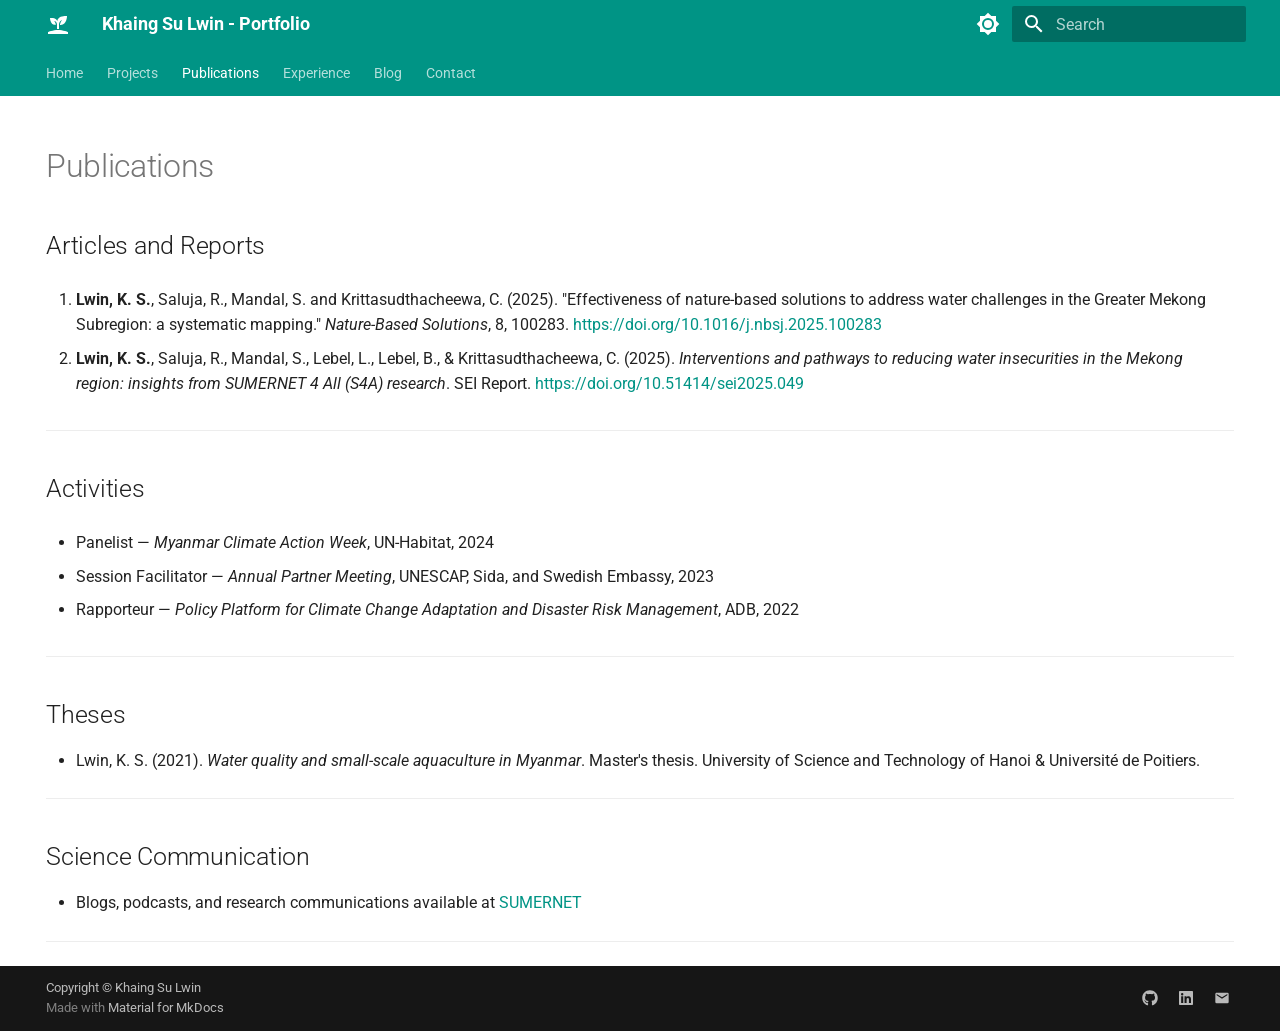
<file: publications/index.html>
<!doctype html>
<html lang="en" class="no-js">
  <head>
    
      <meta charset="utf-8">
      <meta name="viewport" content="width=device-width,initial-scale=1">
      
        <meta name="description" content="Portfolio of Khaing Su Lwin">
      
      
        <meta name="author" content="Khaing Su Lwin">
      
      
      
        <link rel="prev" href="../projects/sample-notebook/">
      
      
        <link rel="next" href="../experience/">
      
      
        
      
      
      <link rel="icon" href="../assets/images/favicon.png">
      <meta name="generator" content="mkdocs-1.6.1, mkdocs-material-9.7.6">
    
    
      
        <title>Publications - Khaing Su Lwin - Portfolio</title>
      
    
    
      <link rel="stylesheet" href="../assets/stylesheets/main.484c7ddc.min.css">
      
        
        <link rel="stylesheet" href="../assets/stylesheets/palette.ab4e12ef.min.css">
      
      


    
    
      
    
    
      
        
        
        <link rel="preconnect" href="https://fonts.gstatic.com" crossorigin>
        <link rel="stylesheet" href="https://fonts.googleapis.com/css?family=Roboto:300,300i,400,400i,700,700i%7CRoboto+Mono:400,400i,700,700i&display=fallback">
        <style>:root{--md-text-font:"Roboto";--md-code-font:"Roboto Mono"}</style>
      
    
    
      <link rel="stylesheet" href="../assets/css/extra.css">
    
    <script>__md_scope=new URL("..",location),__md_hash=e=>[...e].reduce(((e,_)=>(e<<5)-e+_.charCodeAt(0)),0),__md_get=(e,_=localStorage,t=__md_scope)=>JSON.parse(_.getItem(t.pathname+"."+e)),__md_set=(e,_,t=localStorage,a=__md_scope)=>{try{t.setItem(a.pathname+"."+e,JSON.stringify(_))}catch(e){}}</script>
    
      

    
    
  </head>
  
  
    
    
      
    
    
    
    
    <body dir="ltr" data-md-color-scheme="default" data-md-color-primary="teal" data-md-color-accent="teal">
  
    
    <input class="md-toggle" data-md-toggle="drawer" type="checkbox" id="__drawer" autocomplete="off">
    <input class="md-toggle" data-md-toggle="search" type="checkbox" id="__search" autocomplete="off">
    <label class="md-overlay" for="__drawer"></label>
    <div data-md-component="skip">
      
        
        <a href="#publications" class="md-skip">
          Skip to content
        </a>
      
    </div>
    <div data-md-component="announce">
      
    </div>
    
    
      

<header class="md-header" data-md-component="header">
  <nav class="md-header__inner md-grid" aria-label="Header">
    <a href=".." title="Khaing Su Lwin - Portfolio" class="md-header__button md-logo" aria-label="Khaing Su Lwin - Portfolio" data-md-component="logo">
      
  
  <svg xmlns="http://www.w3.org/2000/svg" viewBox="0 0 24 24"><path d="M2 22v-2s5-2 10-2 10 2 10 2v2zm9.3-12.9c-1.2-3.9-7.3-3-7.3-3s.2 7.8 5.9 6.6C9.5 9.8 8 9 8 9c2.8 0 3 3.4 3 3.4V17h2v-4.2s0-3.9 3-4.9c0 0-2 3-2 5 7 .7 7-8.9 7-8.9s-8.9-1-9.7 5.1"/></svg>

    </a>
    <label class="md-header__button md-icon" for="__drawer">
      
      <svg xmlns="http://www.w3.org/2000/svg" viewBox="0 0 24 24"><path d="M3 6h18v2H3zm0 5h18v2H3zm0 5h18v2H3z"/></svg>
    </label>
    <div class="md-header__title" data-md-component="header-title">
      <div class="md-header__ellipsis">
        <div class="md-header__topic">
          <span class="md-ellipsis">
            Khaing Su Lwin - Portfolio
          </span>
        </div>
        <div class="md-header__topic" data-md-component="header-topic">
          <span class="md-ellipsis">
            
              Publications
            
          </span>
        </div>
      </div>
    </div>
    
      
        <form class="md-header__option" data-md-component="palette">
  
    
    
    
    <input class="md-option" data-md-color-media="" data-md-color-scheme="default" data-md-color-primary="teal" data-md-color-accent="teal"  aria-label="Switch to dark mode"  type="radio" name="__palette" id="__palette_0">
    
      <label class="md-header__button md-icon" title="Switch to dark mode" for="__palette_1" hidden>
        <svg xmlns="http://www.w3.org/2000/svg" viewBox="0 0 24 24"><path d="M12 8a4 4 0 0 0-4 4 4 4 0 0 0 4 4 4 4 0 0 0 4-4 4 4 0 0 0-4-4m0 10a6 6 0 0 1-6-6 6 6 0 0 1 6-6 6 6 0 0 1 6 6 6 6 0 0 1-6 6m8-9.31V4h-4.69L12 .69 8.69 4H4v4.69L.69 12 4 15.31V20h4.69L12 23.31 15.31 20H20v-4.69L23.31 12z"/></svg>
      </label>
    
  
    
    
    
    <input class="md-option" data-md-color-media="" data-md-color-scheme="slate" data-md-color-primary="teal" data-md-color-accent="teal"  aria-label="Switch to light mode"  type="radio" name="__palette" id="__palette_1">
    
      <label class="md-header__button md-icon" title="Switch to light mode" for="__palette_0" hidden>
        <svg xmlns="http://www.w3.org/2000/svg" viewBox="0 0 24 24"><path d="M12 18c-.89 0-1.74-.2-2.5-.55C11.56 16.5 13 14.42 13 12s-1.44-4.5-3.5-5.45C10.26 6.2 11.11 6 12 6a6 6 0 0 1 6 6 6 6 0 0 1-6 6m8-9.31V4h-4.69L12 .69 8.69 4H4v4.69L.69 12 4 15.31V20h4.69L12 23.31 15.31 20H20v-4.69L23.31 12z"/></svg>
      </label>
    
  
</form>
      
    
    
      <script>var palette=__md_get("__palette");if(palette&&palette.color){if("(prefers-color-scheme)"===palette.color.media){var media=matchMedia("(prefers-color-scheme: light)"),input=document.querySelector(media.matches?"[data-md-color-media='(prefers-color-scheme: light)']":"[data-md-color-media='(prefers-color-scheme: dark)']");palette.color.media=input.getAttribute("data-md-color-media"),palette.color.scheme=input.getAttribute("data-md-color-scheme"),palette.color.primary=input.getAttribute("data-md-color-primary"),palette.color.accent=input.getAttribute("data-md-color-accent")}for(var[key,value]of Object.entries(palette.color))document.body.setAttribute("data-md-color-"+key,value)}</script>
    
    
    
      
      
        <label class="md-header__button md-icon" for="__search">
          
          <svg xmlns="http://www.w3.org/2000/svg" viewBox="0 0 24 24"><path d="M9.5 3A6.5 6.5 0 0 1 16 9.5c0 1.61-.59 3.09-1.56 4.23l.27.27h.79l5 5-1.5 1.5-5-5v-.79l-.27-.27A6.52 6.52 0 0 1 9.5 16 6.5 6.5 0 0 1 3 9.5 6.5 6.5 0 0 1 9.5 3m0 2C7 5 5 7 5 9.5S7 14 9.5 14 14 12 14 9.5 12 5 9.5 5"/></svg>
        </label>
        <div class="md-search" data-md-component="search" role="dialog">
  <label class="md-search__overlay" for="__search"></label>
  <div class="md-search__inner" role="search">
    <form class="md-search__form" name="search">
      <input type="text" class="md-search__input" name="query" aria-label="Search" placeholder="Search" autocapitalize="off" autocorrect="off" autocomplete="off" spellcheck="false" data-md-component="search-query" required>
      <label class="md-search__icon md-icon" for="__search">
        
        <svg xmlns="http://www.w3.org/2000/svg" viewBox="0 0 24 24"><path d="M9.5 3A6.5 6.5 0 0 1 16 9.5c0 1.61-.59 3.09-1.56 4.23l.27.27h.79l5 5-1.5 1.5-5-5v-.79l-.27-.27A6.52 6.52 0 0 1 9.5 16 6.5 6.5 0 0 1 3 9.5 6.5 6.5 0 0 1 9.5 3m0 2C7 5 5 7 5 9.5S7 14 9.5 14 14 12 14 9.5 12 5 9.5 5"/></svg>
        
        <svg xmlns="http://www.w3.org/2000/svg" viewBox="0 0 24 24"><path d="M20 11v2H8l5.5 5.5-1.42 1.42L4.16 12l7.92-7.92L13.5 5.5 8 11z"/></svg>
      </label>
      <nav class="md-search__options" aria-label="Search">
        
        <button type="reset" class="md-search__icon md-icon" title="Clear" aria-label="Clear" tabindex="-1">
          
          <svg xmlns="http://www.w3.org/2000/svg" viewBox="0 0 24 24"><path d="M19 6.41 17.59 5 12 10.59 6.41 5 5 6.41 10.59 12 5 17.59 6.41 19 12 13.41 17.59 19 19 17.59 13.41 12z"/></svg>
        </button>
      </nav>
      
    </form>
    <div class="md-search__output">
      <div class="md-search__scrollwrap" tabindex="0" data-md-scrollfix>
        <div class="md-search-result" data-md-component="search-result">
          <div class="md-search-result__meta">
            Initializing search
          </div>
          <ol class="md-search-result__list" role="presentation"></ol>
        </div>
      </div>
    </div>
  </div>
</div>
      
    
    
  </nav>
  
</header>
    
    <div class="md-container" data-md-component="container">
      
      
        
          
            
<nav class="md-tabs" aria-label="Tabs" data-md-component="tabs">
  <div class="md-grid">
    <ul class="md-tabs__list">
      
        
  
  
  
  
    <li class="md-tabs__item">
      <a href=".." class="md-tabs__link">
        
  
  
    
  
  Home

      </a>
    </li>
  

      
        
  
  
  
  
    
    
      <li class="md-tabs__item">
        <a href="../projects/" class="md-tabs__link">
          
  
  
  Projects

        </a>
      </li>
    
  

      
        
  
  
  
    
  
  
    <li class="md-tabs__item md-tabs__item--active">
      <a href="./" class="md-tabs__link">
        
  
  
    
  
  Publications

      </a>
    </li>
  

      
        
  
  
  
  
    <li class="md-tabs__item">
      <a href="../experience/" class="md-tabs__link">
        
  
  
    
  
  Experience

      </a>
    </li>
  

      
        
  
  
  
  
    <li class="md-tabs__item">
      <a href="../blog/" class="md-tabs__link">
        
  
  
    
  
  Blog

      </a>
    </li>
  

      
        
  
  
  
  
    <li class="md-tabs__item">
      <a href="../contact/" class="md-tabs__link">
        
  
  
    
  
  Contact

      </a>
    </li>
  

      
    </ul>
  </div>
</nav>
          
        
      
      <main class="md-main" data-md-component="main">
        <div class="md-main__inner md-grid">
          
            
              
                
              
              <div class="md-sidebar md-sidebar--primary" data-md-component="sidebar" data-md-type="navigation" hidden>
                <div class="md-sidebar__scrollwrap">
                  <div class="md-sidebar__inner">
                    


  


<nav class="md-nav md-nav--primary md-nav--lifted" aria-label="Navigation" data-md-level="0">
  <label class="md-nav__title" for="__drawer">
    <a href=".." title="Khaing Su Lwin - Portfolio" class="md-nav__button md-logo" aria-label="Khaing Su Lwin - Portfolio" data-md-component="logo">
      
  
  <svg xmlns="http://www.w3.org/2000/svg" viewBox="0 0 24 24"><path d="M2 22v-2s5-2 10-2 10 2 10 2v2zm9.3-12.9c-1.2-3.9-7.3-3-7.3-3s.2 7.8 5.9 6.6C9.5 9.8 8 9 8 9c2.8 0 3 3.4 3 3.4V17h2v-4.2s0-3.9 3-4.9c0 0-2 3-2 5 7 .7 7-8.9 7-8.9s-8.9-1-9.7 5.1"/></svg>

    </a>
    Khaing Su Lwin - Portfolio
  </label>
  
  <ul class="md-nav__list" data-md-scrollfix>
    
      
      
  
  
  
  
    <li class="md-nav__item">
      <a href=".." class="md-nav__link">
        
  
  
  <span class="md-ellipsis">
    
  
    Home
  

    
  </span>
  
  

      </a>
    </li>
  

    
      
      
  
  
  
  
    
    
    
    
      
      
    
    
    <li class="md-nav__item md-nav__item--nested">
      
        
        
        <input class="md-nav__toggle md-toggle " type="checkbox" id="__nav_2" >
        
          
          <label class="md-nav__link" for="__nav_2" id="__nav_2_label" tabindex="0">
            
  
  
  <span class="md-ellipsis">
    
  
    Projects
  

    
  </span>
  
  

            <span class="md-nav__icon md-icon"></span>
          </label>
        
        <nav class="md-nav" data-md-level="1" aria-labelledby="__nav_2_label" aria-expanded="false">
          <label class="md-nav__title" for="__nav_2">
            <span class="md-nav__icon md-icon"></span>
            
  
    Projects
  

          </label>
          <ul class="md-nav__list" data-md-scrollfix>
            
              
                
  
  
  
  
    <li class="md-nav__item">
      <a href="../projects/" class="md-nav__link">
        
  
  
  <span class="md-ellipsis">
    
  
    All Projects
  

    
  </span>
  
  

      </a>
    </li>
  

              
            
              
                
  
  
  
  
    <li class="md-nav__item">
      <a href="../projects/sample-project/" class="md-nav__link">
        
  
  
  <span class="md-ellipsis">
    
  
    Sample Project
  

    
  </span>
  
  

      </a>
    </li>
  

              
            
              
                
  
  
  
  
    <li class="md-nav__item">
      <a href="../projects/sample-notebook/" class="md-nav__link">
        
  
  
  <span class="md-ellipsis">
    
  
    Sample Notebook
  

    
  </span>
  
  

      </a>
    </li>
  

              
            
          </ul>
        </nav>
      
    </li>
  

    
      
      
  
  
    
  
  
  
    <li class="md-nav__item md-nav__item--active">
      
      <input class="md-nav__toggle md-toggle" type="checkbox" id="__toc">
      
      
        
      
      
        <label class="md-nav__link md-nav__link--active" for="__toc">
          
  
  
  <span class="md-ellipsis">
    
  
    Publications
  

    
  </span>
  
  

          <span class="md-nav__icon md-icon"></span>
        </label>
      
      <a href="./" class="md-nav__link md-nav__link--active">
        
  
  
  <span class="md-ellipsis">
    
  
    Publications
  

    
  </span>
  
  

      </a>
      
        

<nav class="md-nav md-nav--secondary" aria-label="Table of contents">
  
  
  
    
  
  
    <label class="md-nav__title" for="__toc">
      <span class="md-nav__icon md-icon"></span>
      Table of contents
    </label>
    <ul class="md-nav__list" data-md-component="toc" data-md-scrollfix>
      
        <li class="md-nav__item">
  <a href="#articles-and-reports" class="md-nav__link">
    <span class="md-ellipsis">
      
        Articles and Reports
      
    </span>
  </a>
  
</li>
      
        <li class="md-nav__item">
  <a href="#activities" class="md-nav__link">
    <span class="md-ellipsis">
      
        Activities
      
    </span>
  </a>
  
</li>
      
        <li class="md-nav__item">
  <a href="#theses" class="md-nav__link">
    <span class="md-ellipsis">
      
        Theses
      
    </span>
  </a>
  
</li>
      
        <li class="md-nav__item">
  <a href="#science-communication" class="md-nav__link">
    <span class="md-ellipsis">
      
        Science Communication
      
    </span>
  </a>
  
</li>
      
    </ul>
  
</nav>
      
    </li>
  

    
      
      
  
  
  
  
    <li class="md-nav__item">
      <a href="../experience/" class="md-nav__link">
        
  
  
  <span class="md-ellipsis">
    
  
    Experience
  

    
  </span>
  
  

      </a>
    </li>
  

    
      
      
  
  
  
  
    <li class="md-nav__item">
      <a href="../blog/" class="md-nav__link">
        
  
  
  <span class="md-ellipsis">
    
  
    Blog
  

    
  </span>
  
  

      </a>
    </li>
  

    
      
      
  
  
  
  
    <li class="md-nav__item">
      <a href="../contact/" class="md-nav__link">
        
  
  
  <span class="md-ellipsis">
    
  
    Contact
  

    
  </span>
  
  

      </a>
    </li>
  

    
  </ul>
</nav>
                  </div>
                </div>
              </div>
            
            
              
                
              
              <div class="md-sidebar md-sidebar--secondary" data-md-component="sidebar" data-md-type="toc" hidden>
                <div class="md-sidebar__scrollwrap">
                  <div class="md-sidebar__inner">
                    

<nav class="md-nav md-nav--secondary" aria-label="Table of contents">
  
  
  
    
  
  
    <label class="md-nav__title" for="__toc">
      <span class="md-nav__icon md-icon"></span>
      Table of contents
    </label>
    <ul class="md-nav__list" data-md-component="toc" data-md-scrollfix>
      
        <li class="md-nav__item">
  <a href="#articles-and-reports" class="md-nav__link">
    <span class="md-ellipsis">
      
        Articles and Reports
      
    </span>
  </a>
  
</li>
      
        <li class="md-nav__item">
  <a href="#activities" class="md-nav__link">
    <span class="md-ellipsis">
      
        Activities
      
    </span>
  </a>
  
</li>
      
        <li class="md-nav__item">
  <a href="#theses" class="md-nav__link">
    <span class="md-ellipsis">
      
        Theses
      
    </span>
  </a>
  
</li>
      
        <li class="md-nav__item">
  <a href="#science-communication" class="md-nav__link">
    <span class="md-ellipsis">
      
        Science Communication
      
    </span>
  </a>
  
</li>
      
    </ul>
  
</nav>
                  </div>
                </div>
              </div>
            
          
          
            <div class="md-content" data-md-component="content">
              
              <article class="md-content__inner md-typeset">
                
                  
  




<!--
CHECKLIST FOR THIS PAGE:
- [ ] Replace each [YOUR ...] placeholder with your actual information
- [ ] Add or remove entries in each section as needed
- [ ] Remove sections that are not applicable (e.g., Theses, Conference Presentations)
- [ ] Add DOI or URL links where available
-->

<h1 id="publications">Publications</h1>
<h2 id="articles-and-reports">Articles and Reports</h2>
<ol>
<li>
<p><strong>Lwin, K. S.</strong>, Saluja, R., Mandal, S. and Krittasudthacheewa, C. 
(2025). "Effectiveness of nature-based solutions to address water 
challenges in the Greater Mekong Subregion: a systematic mapping." 
<em>Nature-Based Solutions</em>, 8, 100283. 
<a href="https://doi.org/10.1016/j.nbsj.2025.100283" target="_blank">https://doi.org/10.1016/j.nbsj.2025.100283</a></p>
</li>
<li>
<p><strong>Lwin, K. S.</strong>, Saluja, R., Mandal, S., Lebel, L., Lebel, B., &amp; 
Krittasudthacheewa, C. (2025). <em>Interventions and pathways to 
reducing water insecurities in the Mekong region: insights from 
SUMERNET 4 All (S4A) research</em>. SEI Report. 
<a href="https://doi.org/10.51414/sei2025.049" target="_blank">https://doi.org/10.51414/sei2025.049</a></p>
</li>
</ol>
<hr />
<h2 id="activities">Activities</h2>
<ul>
<li>
<p>Panelist — <em>Myanmar Climate Action Week</em>, 
UN-Habitat, 2024</p>
</li>
<li>
<p>Session Facilitator — <em>Annual 
Partner Meeting</em>, UNESCAP, Sida, and Swedish Embassy, 2023</p>
</li>
<li>
<p>Rapporteur — <em>Policy Platform for Climate 
Change Adaptation and Disaster Risk Management</em>, ADB, 2022</p>
</li>
</ul>
<hr />
<h2 id="theses">Theses</h2>
<ul>
<li>Lwin, K. S. (2021). <em>Water quality and small-scale aquaculture 
in Myanmar</em>. Master's thesis. University of Science and Technology 
of Hanoi &amp; Université de Poitiers.</li>
</ul>
<hr />
<h2 id="science-communication">Science Communication</h2>
<ul>
<li>Blogs, podcasts, and research communications available at 
<a href="https://www.sumernet.org/people/p/khaing-su-lwin" target="_blank">SUMERNET</a></li>
</ul>
<hr />







  
  




  



                
              </article>
            </div>
          
          
<script>var target=document.getElementById(location.hash.slice(1));target&&target.name&&(target.checked=target.name.startsWith("__tabbed_"))</script>
        </div>
        
          <button type="button" class="md-top md-icon" data-md-component="top" hidden>
  
  <svg xmlns="http://www.w3.org/2000/svg" viewBox="0 0 24 24"><path d="M13 20h-2V8l-5.5 5.5-1.42-1.42L12 4.16l7.92 7.92-1.42 1.42L13 8z"/></svg>
  Back to top
</button>
        
      </main>
      
        <footer class="md-footer">
  
  <div class="md-footer-meta md-typeset">
    <div class="md-footer-meta__inner md-grid">
      <div class="md-copyright">
  
    <div class="md-copyright__highlight">
      Copyright &copy; Khaing Su Lwin
    </div>
  
  
    Made with
    <a href="https://squidfunk.github.io/mkdocs-material/" target="_blank" rel="noopener">
      Material for MkDocs
    </a>
  
</div>
      
        
<div class="md-social">
  
    
    
    
    
      
      
    
    <a href="https://github.com/khaingsulwin" target="_blank" rel="noopener" title="github.com" class="md-social__link">
      <svg xmlns="http://www.w3.org/2000/svg" viewBox="0 0 512 512"><!--! Font Awesome Free 7.1.0 by @fontawesome - https://fontawesome.com License - https://fontawesome.com/license/free (Icons: CC BY 4.0, Fonts: SIL OFL 1.1, Code: MIT License) Copyright 2025 Fonticons, Inc.--><path d="M173.9 397.4c0 2-2.3 3.6-5.2 3.6-3.3.3-5.6-1.3-5.6-3.6 0-2 2.3-3.6 5.2-3.6 3-.3 5.6 1.3 5.6 3.6m-31.1-4.5c-.7 2 1.3 4.3 4.3 4.9 2.6 1 5.6 0 6.2-2s-1.3-4.3-4.3-5.2c-2.6-.7-5.5.3-6.2 2.3m44.2-1.7c-2.9.7-4.9 2.6-4.6 4.9.3 2 2.9 3.3 5.9 2.6 2.9-.7 4.9-2.6 4.6-4.6-.3-1.9-3-3.2-5.9-2.9M252.8 8C114.1 8 8 113.3 8 252c0 110.9 69.8 205.8 169.5 239.2 12.8 2.3 17.3-5.6 17.3-12.1 0-6.2-.3-40.4-.3-61.4 0 0-70 15-84.7-29.8 0 0-11.4-29.1-27.8-36.6 0 0-22.9-15.7 1.6-15.4 0 0 24.9 2 38.6 25.8 21.9 38.6 58.6 27.5 72.9 20.9 2.3-16 8.8-27.1 16-33.7-55.9-6.2-112.3-14.3-112.3-110.5 0-27.5 7.6-41.3 23.6-58.9-2.6-6.5-11.1-33.3 2.6-67.9 20.9-6.5 69 27 69 27 20-5.6 41.5-8.5 62.8-8.5s42.8 2.9 62.8 8.5c0 0 48.1-33.6 69-27 13.7 34.7 5.2 61.4 2.6 67.9 16 17.7 25.8 31.5 25.8 58.9 0 96.5-58.9 104.2-114.8 110.5 9.2 7.9 17 22.9 17 46.4 0 33.7-.3 75.4-.3 83.6 0 6.5 4.6 14.4 17.3 12.1C436.2 457.8 504 362.9 504 252 504 113.3 391.5 8 252.8 8M105.2 352.9c-1.3 1-1 3.3.7 5.2 1.6 1.6 3.9 2.3 5.2 1 1.3-1 1-3.3-.7-5.2-1.6-1.6-3.9-2.3-5.2-1m-10.8-8.1c-.7 1.3.3 2.9 2.3 3.9 1.6 1 3.6.7 4.3-.7.7-1.3-.3-2.9-2.3-3.9-2-.6-3.6-.3-4.3.7m32.4 35.6c-1.6 1.3-1 4.3 1.3 6.2 2.3 2.3 5.2 2.6 6.5 1 1.3-1.3.7-4.3-1.3-6.2-2.2-2.3-5.2-2.6-6.5-1m-11.4-14.7c-1.6 1-1.6 3.6 0 5.9s4.3 3.3 5.6 2.3c1.6-1.3 1.6-3.9 0-6.2-1.4-2.3-4-3.3-5.6-2"/></svg>
    </a>
  
    
    
    
    
      
      
    
    <a href="https://linkedin.com/in/khaing-su-lwin" target="_blank" rel="noopener" title="linkedin.com" class="md-social__link">
      <svg xmlns="http://www.w3.org/2000/svg" viewBox="0 0 448 512"><!--! Font Awesome Free 7.1.0 by @fontawesome - https://fontawesome.com License - https://fontawesome.com/license/free (Icons: CC BY 4.0, Fonts: SIL OFL 1.1, Code: MIT License) Copyright 2025 Fonticons, Inc.--><path d="M416 32H31.9C14.3 32 0 46.5 0 64.3v383.4C0 465.5 14.3 480 31.9 480H416c17.6 0 32-14.5 32-32.3V64.3c0-17.8-14.4-32.3-32-32.3M135.4 416H69V202.2h66.5V416zM102.2 96a38.5 38.5 0 1 1 0 77 38.5 38.5 0 1 1 0-77m282.1 320h-66.4V312c0-24.8-.5-56.7-34.5-56.7-34.6 0-39.9 27-39.9 54.9V416h-66.4V202.2h63.7v29.2h.9c8.9-16.8 30.6-34.5 62.9-34.5 67.2 0 79.7 44.3 79.7 101.9z"/></svg>
    </a>
  
    
    
    
    
    <a href="mailto:khaingsulwin.lu@gmail.com" target="_blank" rel="noopener" title="" class="md-social__link">
      <svg xmlns="http://www.w3.org/2000/svg" viewBox="0 0 24 24"><path d="m20 8-8 5-8-5V6l8 5 8-5m0-2H4c-1.11 0-2 .89-2 2v12a2 2 0 0 0 2 2h16a2 2 0 0 0 2-2V6a2 2 0 0 0-2-2"/></svg>
    </a>
  
</div>
      
    </div>
  </div>
</footer>
      
    </div>
    <div class="md-dialog" data-md-component="dialog">
      <div class="md-dialog__inner md-typeset"></div>
    </div>
    
    
    
      
      
      <script id="__config" type="application/json">{"annotate": null, "base": "..", "features": ["navigation.tabs", "navigation.top", "content.code.copy"], "search": "../assets/javascripts/workers/search.2c215733.min.js", "tags": null, "translations": {"clipboard.copied": "Copied to clipboard", "clipboard.copy": "Copy to clipboard", "search.result.more.one": "1 more on this page", "search.result.more.other": "# more on this page", "search.result.none": "No matching documents", "search.result.one": "1 matching document", "search.result.other": "# matching documents", "search.result.placeholder": "Type to start searching", "search.result.term.missing": "Missing", "select.version": "Select version"}, "version": null}</script>
    
    
      <script src="../assets/javascripts/bundle.79ae519e.min.js"></script>
      
    
  </body>
</html>
</file>
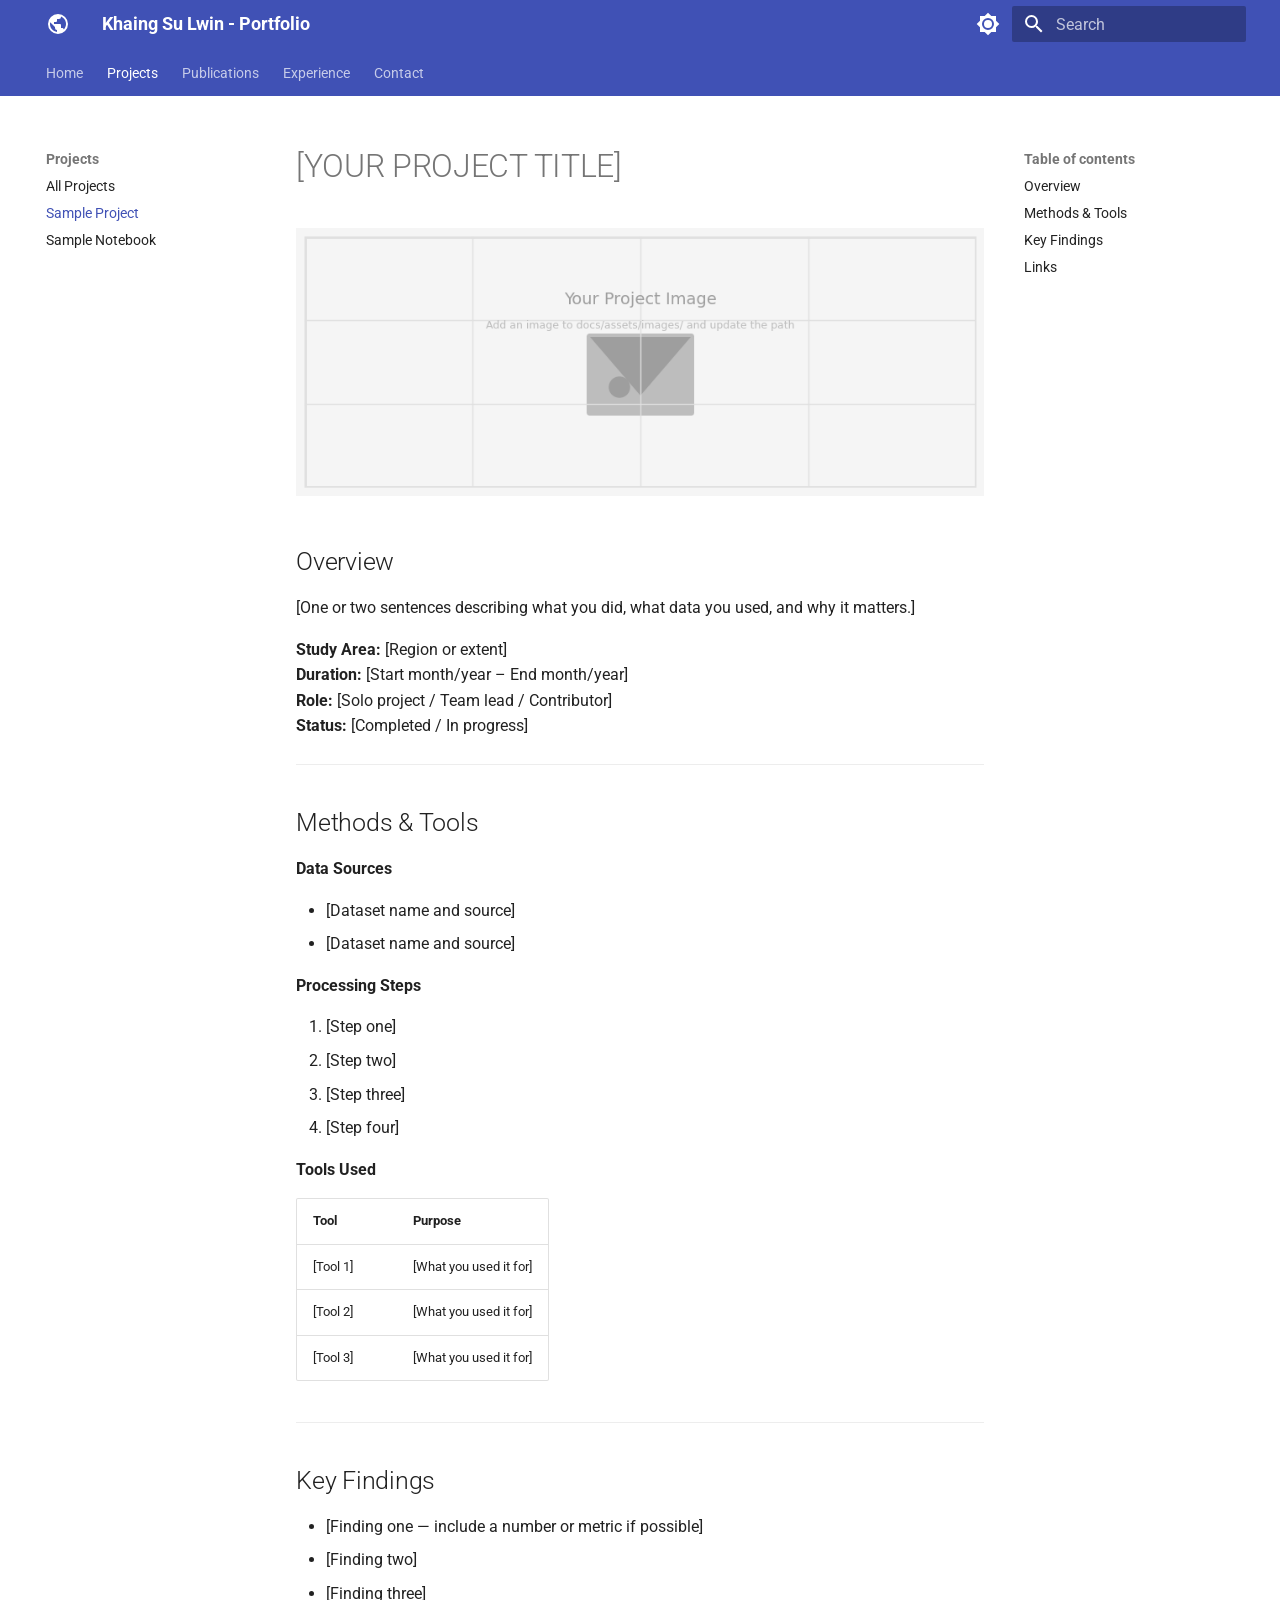
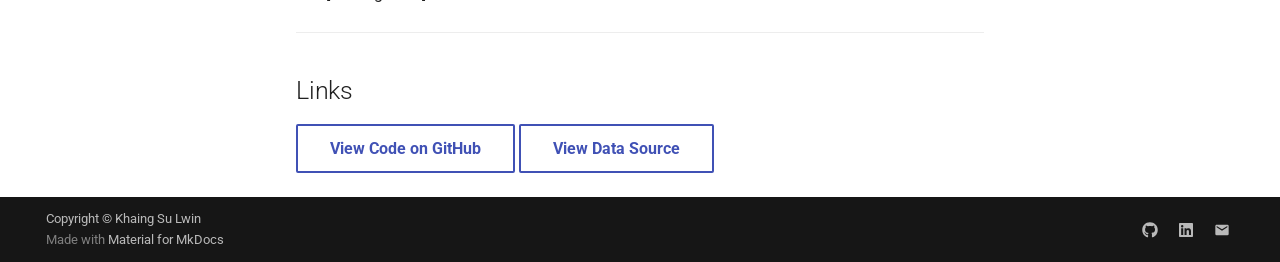
<file: projects/sample-project/index.html>
<!doctype html>
<html lang="en" class="no-js">
  <head>
    
      <meta charset="utf-8">
      <meta name="viewport" content="width=device-width,initial-scale=1">
      
        <meta name="description" content="Portfolio of Khaing Su Lwin — GIS, Remote Sensing, and Spatial Data Science">
      
      
        <meta name="author" content="Khaing Su Lwin">
      
      
      
        <link rel="prev" href="../">
      
      
        <link rel="next" href="../sample-notebook/">
      
      
        
      
      
      <link rel="icon" href="../../assets/images/favicon.png">
      <meta name="generator" content="mkdocs-1.6.1, mkdocs-material-9.7.6">
    
    
      
        <title>Sample Project - Khaing Su Lwin - Portfolio</title>
      
    
    
      <link rel="stylesheet" href="../../assets/stylesheets/main.484c7ddc.min.css">
      
        
        <link rel="stylesheet" href="../../assets/stylesheets/palette.ab4e12ef.min.css">
      
      


    
    
      
    
    
      
        
        
        <link rel="preconnect" href="https://fonts.gstatic.com" crossorigin>
        <link rel="stylesheet" href="https://fonts.googleapis.com/css?family=Roboto:300,300i,400,400i,700,700i%7CRoboto+Mono:400,400i,700,700i&display=fallback">
        <style>:root{--md-text-font:"Roboto";--md-code-font:"Roboto Mono"}</style>
      
    
    
      <link rel="stylesheet" href="../../assets/css/extra.css">
    
    <script>__md_scope=new URL("../..",location),__md_hash=e=>[...e].reduce(((e,_)=>(e<<5)-e+_.charCodeAt(0)),0),__md_get=(e,_=localStorage,t=__md_scope)=>JSON.parse(_.getItem(t.pathname+"."+e)),__md_set=(e,_,t=localStorage,a=__md_scope)=>{try{t.setItem(a.pathname+"."+e,JSON.stringify(_))}catch(e){}}</script>
    
      

    
    
  </head>
  
  
    
    
      
    
    
    
    
    <body dir="ltr" data-md-color-scheme="default" data-md-color-primary="indigo" data-md-color-accent="blue">
  
    
    <input class="md-toggle" data-md-toggle="drawer" type="checkbox" id="__drawer" autocomplete="off">
    <input class="md-toggle" data-md-toggle="search" type="checkbox" id="__search" autocomplete="off">
    <label class="md-overlay" for="__drawer"></label>
    <div data-md-component="skip">
      
        
        <a href="#your-project-title" class="md-skip">
          Skip to content
        </a>
      
    </div>
    <div data-md-component="announce">
      
    </div>
    
    
      

<header class="md-header" data-md-component="header">
  <nav class="md-header__inner md-grid" aria-label="Header">
    <a href="../.." title="Khaing Su Lwin - Portfolio" class="md-header__button md-logo" aria-label="Khaing Su Lwin - Portfolio" data-md-component="logo">
      
  
  <svg xmlns="http://www.w3.org/2000/svg" viewBox="0 0 24 24"><path d="M17.9 17.39c-.26-.8-1.01-1.39-1.9-1.39h-1v-3a1 1 0 0 0-1-1H8v-2h2a1 1 0 0 0 1-1V7h2a2 2 0 0 0 2-2v-.41a7.984 7.984 0 0 1 2.9 12.8M11 19.93c-3.95-.49-7-3.85-7-7.93 0-.62.08-1.22.21-1.79L9 15v1a2 2 0 0 0 2 2m1-16A10 10 0 0 0 2 12a10 10 0 0 0 10 10 10 10 0 0 0 10-10A10 10 0 0 0 12 2"/></svg>

    </a>
    <label class="md-header__button md-icon" for="__drawer">
      
      <svg xmlns="http://www.w3.org/2000/svg" viewBox="0 0 24 24"><path d="M3 6h18v2H3zm0 5h18v2H3zm0 5h18v2H3z"/></svg>
    </label>
    <div class="md-header__title" data-md-component="header-title">
      <div class="md-header__ellipsis">
        <div class="md-header__topic">
          <span class="md-ellipsis">
            Khaing Su Lwin - Portfolio
          </span>
        </div>
        <div class="md-header__topic" data-md-component="header-topic">
          <span class="md-ellipsis">
            
              Sample Project
            
          </span>
        </div>
      </div>
    </div>
    
      
        <form class="md-header__option" data-md-component="palette">
  
    
    
    
    <input class="md-option" data-md-color-media="" data-md-color-scheme="default" data-md-color-primary="indigo" data-md-color-accent="blue"  aria-label="Switch to dark mode"  type="radio" name="__palette" id="__palette_0">
    
      <label class="md-header__button md-icon" title="Switch to dark mode" for="__palette_1" hidden>
        <svg xmlns="http://www.w3.org/2000/svg" viewBox="0 0 24 24"><path d="M12 8a4 4 0 0 0-4 4 4 4 0 0 0 4 4 4 4 0 0 0 4-4 4 4 0 0 0-4-4m0 10a6 6 0 0 1-6-6 6 6 0 0 1 6-6 6 6 0 0 1 6 6 6 6 0 0 1-6 6m8-9.31V4h-4.69L12 .69 8.69 4H4v4.69L.69 12 4 15.31V20h4.69L12 23.31 15.31 20H20v-4.69L23.31 12z"/></svg>
      </label>
    
  
    
    
    
    <input class="md-option" data-md-color-media="" data-md-color-scheme="slate" data-md-color-primary="indigo" data-md-color-accent="blue"  aria-label="Switch to light mode"  type="radio" name="__palette" id="__palette_1">
    
      <label class="md-header__button md-icon" title="Switch to light mode" for="__palette_0" hidden>
        <svg xmlns="http://www.w3.org/2000/svg" viewBox="0 0 24 24"><path d="M12 18c-.89 0-1.74-.2-2.5-.55C11.56 16.5 13 14.42 13 12s-1.44-4.5-3.5-5.45C10.26 6.2 11.11 6 12 6a6 6 0 0 1 6 6 6 6 0 0 1-6 6m8-9.31V4h-4.69L12 .69 8.69 4H4v4.69L.69 12 4 15.31V20h4.69L12 23.31 15.31 20H20v-4.69L23.31 12z"/></svg>
      </label>
    
  
</form>
      
    
    
      <script>var palette=__md_get("__palette");if(palette&&palette.color){if("(prefers-color-scheme)"===palette.color.media){var media=matchMedia("(prefers-color-scheme: light)"),input=document.querySelector(media.matches?"[data-md-color-media='(prefers-color-scheme: light)']":"[data-md-color-media='(prefers-color-scheme: dark)']");palette.color.media=input.getAttribute("data-md-color-media"),palette.color.scheme=input.getAttribute("data-md-color-scheme"),palette.color.primary=input.getAttribute("data-md-color-primary"),palette.color.accent=input.getAttribute("data-md-color-accent")}for(var[key,value]of Object.entries(palette.color))document.body.setAttribute("data-md-color-"+key,value)}</script>
    
    
    
      
      
        <label class="md-header__button md-icon" for="__search">
          
          <svg xmlns="http://www.w3.org/2000/svg" viewBox="0 0 24 24"><path d="M9.5 3A6.5 6.5 0 0 1 16 9.5c0 1.61-.59 3.09-1.56 4.23l.27.27h.79l5 5-1.5 1.5-5-5v-.79l-.27-.27A6.52 6.52 0 0 1 9.5 16 6.5 6.5 0 0 1 3 9.5 6.5 6.5 0 0 1 9.5 3m0 2C7 5 5 7 5 9.5S7 14 9.5 14 14 12 14 9.5 12 5 9.5 5"/></svg>
        </label>
        <div class="md-search" data-md-component="search" role="dialog">
  <label class="md-search__overlay" for="__search"></label>
  <div class="md-search__inner" role="search">
    <form class="md-search__form" name="search">
      <input type="text" class="md-search__input" name="query" aria-label="Search" placeholder="Search" autocapitalize="off" autocorrect="off" autocomplete="off" spellcheck="false" data-md-component="search-query" required>
      <label class="md-search__icon md-icon" for="__search">
        
        <svg xmlns="http://www.w3.org/2000/svg" viewBox="0 0 24 24"><path d="M9.5 3A6.5 6.5 0 0 1 16 9.5c0 1.61-.59 3.09-1.56 4.23l.27.27h.79l5 5-1.5 1.5-5-5v-.79l-.27-.27A6.52 6.52 0 0 1 9.5 16 6.5 6.5 0 0 1 3 9.5 6.5 6.5 0 0 1 9.5 3m0 2C7 5 5 7 5 9.5S7 14 9.5 14 14 12 14 9.5 12 5 9.5 5"/></svg>
        
        <svg xmlns="http://www.w3.org/2000/svg" viewBox="0 0 24 24"><path d="M20 11v2H8l5.5 5.5-1.42 1.42L4.16 12l7.92-7.92L13.5 5.5 8 11z"/></svg>
      </label>
      <nav class="md-search__options" aria-label="Search">
        
        <button type="reset" class="md-search__icon md-icon" title="Clear" aria-label="Clear" tabindex="-1">
          
          <svg xmlns="http://www.w3.org/2000/svg" viewBox="0 0 24 24"><path d="M19 6.41 17.59 5 12 10.59 6.41 5 5 6.41 10.59 12 5 17.59 6.41 19 12 13.41 17.59 19 19 17.59 13.41 12z"/></svg>
        </button>
      </nav>
      
    </form>
    <div class="md-search__output">
      <div class="md-search__scrollwrap" tabindex="0" data-md-scrollfix>
        <div class="md-search-result" data-md-component="search-result">
          <div class="md-search-result__meta">
            Initializing search
          </div>
          <ol class="md-search-result__list" role="presentation"></ol>
        </div>
      </div>
    </div>
  </div>
</div>
      
    
    
  </nav>
  
</header>
    
    <div class="md-container" data-md-component="container">
      
      
        
          
            
<nav class="md-tabs" aria-label="Tabs" data-md-component="tabs">
  <div class="md-grid">
    <ul class="md-tabs__list">
      
        
  
  
  
  
    <li class="md-tabs__item">
      <a href="../.." class="md-tabs__link">
        
  
  
    
  
  Home

      </a>
    </li>
  

      
        
  
  
  
    
  
  
    
    
      <li class="md-tabs__item md-tabs__item--active">
        <a href="../" class="md-tabs__link">
          
  
  
  Projects

        </a>
      </li>
    
  

      
        
  
  
  
  
    <li class="md-tabs__item">
      <a href="../../publications/" class="md-tabs__link">
        
  
  
    
  
  Publications

      </a>
    </li>
  

      
        
  
  
  
  
    <li class="md-tabs__item">
      <a href="../../experience/" class="md-tabs__link">
        
  
  
    
  
  Experience

      </a>
    </li>
  

      
        
  
  
  
  
    <li class="md-tabs__item">
      <a href="../../contact/" class="md-tabs__link">
        
  
  
    
  
  Contact

      </a>
    </li>
  

      
    </ul>
  </div>
</nav>
          
        
      
      <main class="md-main" data-md-component="main">
        <div class="md-main__inner md-grid">
          
            
              
              <div class="md-sidebar md-sidebar--primary" data-md-component="sidebar" data-md-type="navigation" >
                <div class="md-sidebar__scrollwrap">
                  <div class="md-sidebar__inner">
                    


  


<nav class="md-nav md-nav--primary md-nav--lifted" aria-label="Navigation" data-md-level="0">
  <label class="md-nav__title" for="__drawer">
    <a href="../.." title="Khaing Su Lwin - Portfolio" class="md-nav__button md-logo" aria-label="Khaing Su Lwin - Portfolio" data-md-component="logo">
      
  
  <svg xmlns="http://www.w3.org/2000/svg" viewBox="0 0 24 24"><path d="M17.9 17.39c-.26-.8-1.01-1.39-1.9-1.39h-1v-3a1 1 0 0 0-1-1H8v-2h2a1 1 0 0 0 1-1V7h2a2 2 0 0 0 2-2v-.41a7.984 7.984 0 0 1 2.9 12.8M11 19.93c-3.95-.49-7-3.85-7-7.93 0-.62.08-1.22.21-1.79L9 15v1a2 2 0 0 0 2 2m1-16A10 10 0 0 0 2 12a10 10 0 0 0 10 10 10 10 0 0 0 10-10A10 10 0 0 0 12 2"/></svg>

    </a>
    Khaing Su Lwin - Portfolio
  </label>
  
  <ul class="md-nav__list" data-md-scrollfix>
    
      
      
  
  
  
  
    <li class="md-nav__item">
      <a href="../.." class="md-nav__link">
        
  
  
  <span class="md-ellipsis">
    
  
    Home
  

    
  </span>
  
  

      </a>
    </li>
  

    
      
      
  
  
    
  
  
  
    
    
    
    
      
        
        
      
      
    
    
    <li class="md-nav__item md-nav__item--active md-nav__item--section md-nav__item--nested">
      
        
        
        <input class="md-nav__toggle md-toggle " type="checkbox" id="__nav_2" checked>
        
          
          <label class="md-nav__link" for="__nav_2" id="__nav_2_label" tabindex="">
            
  
  
  <span class="md-ellipsis">
    
  
    Projects
  

    
  </span>
  
  

            <span class="md-nav__icon md-icon"></span>
          </label>
        
        <nav class="md-nav" data-md-level="1" aria-labelledby="__nav_2_label" aria-expanded="true">
          <label class="md-nav__title" for="__nav_2">
            <span class="md-nav__icon md-icon"></span>
            
  
    Projects
  

          </label>
          <ul class="md-nav__list" data-md-scrollfix>
            
              
                
  
  
  
  
    <li class="md-nav__item">
      <a href="../" class="md-nav__link">
        
  
  
  <span class="md-ellipsis">
    
  
    All Projects
  

    
  </span>
  
  

      </a>
    </li>
  

              
            
              
                
  
  
    
  
  
  
    <li class="md-nav__item md-nav__item--active">
      
      <input class="md-nav__toggle md-toggle" type="checkbox" id="__toc">
      
      
        
      
      
        <label class="md-nav__link md-nav__link--active" for="__toc">
          
  
  
  <span class="md-ellipsis">
    
  
    Sample Project
  

    
  </span>
  
  

          <span class="md-nav__icon md-icon"></span>
        </label>
      
      <a href="./" class="md-nav__link md-nav__link--active">
        
  
  
  <span class="md-ellipsis">
    
  
    Sample Project
  

    
  </span>
  
  

      </a>
      
        

<nav class="md-nav md-nav--secondary" aria-label="Table of contents">
  
  
  
    
  
  
    <label class="md-nav__title" for="__toc">
      <span class="md-nav__icon md-icon"></span>
      Table of contents
    </label>
    <ul class="md-nav__list" data-md-component="toc" data-md-scrollfix>
      
        <li class="md-nav__item">
  <a href="#overview" class="md-nav__link">
    <span class="md-ellipsis">
      
        Overview
      
    </span>
  </a>
  
</li>
      
        <li class="md-nav__item">
  <a href="#methods-tools" class="md-nav__link">
    <span class="md-ellipsis">
      
        Methods &amp; Tools
      
    </span>
  </a>
  
</li>
      
        <li class="md-nav__item">
  <a href="#key-findings" class="md-nav__link">
    <span class="md-ellipsis">
      
        Key Findings
      
    </span>
  </a>
  
</li>
      
        <li class="md-nav__item">
  <a href="#links" class="md-nav__link">
    <span class="md-ellipsis">
      
        Links
      
    </span>
  </a>
  
</li>
      
    </ul>
  
</nav>
      
    </li>
  

              
            
              
                
  
  
  
  
    <li class="md-nav__item">
      <a href="../sample-notebook/" class="md-nav__link">
        
  
  
  <span class="md-ellipsis">
    
  
    Sample Notebook
  

    
  </span>
  
  

      </a>
    </li>
  

              
            
          </ul>
        </nav>
      
    </li>
  

    
      
      
  
  
  
  
    <li class="md-nav__item">
      <a href="../../publications/" class="md-nav__link">
        
  
  
  <span class="md-ellipsis">
    
  
    Publications
  

    
  </span>
  
  

      </a>
    </li>
  

    
      
      
  
  
  
  
    <li class="md-nav__item">
      <a href="../../experience/" class="md-nav__link">
        
  
  
  <span class="md-ellipsis">
    
  
    Experience
  

    
  </span>
  
  

      </a>
    </li>
  

    
      
      
  
  
  
  
    <li class="md-nav__item">
      <a href="../../contact/" class="md-nav__link">
        
  
  
  <span class="md-ellipsis">
    
  
    Contact
  

    
  </span>
  
  

      </a>
    </li>
  

    
  </ul>
</nav>
                  </div>
                </div>
              </div>
            
            
              
              <div class="md-sidebar md-sidebar--secondary" data-md-component="sidebar" data-md-type="toc" >
                <div class="md-sidebar__scrollwrap">
                  <div class="md-sidebar__inner">
                    

<nav class="md-nav md-nav--secondary" aria-label="Table of contents">
  
  
  
    
  
  
    <label class="md-nav__title" for="__toc">
      <span class="md-nav__icon md-icon"></span>
      Table of contents
    </label>
    <ul class="md-nav__list" data-md-component="toc" data-md-scrollfix>
      
        <li class="md-nav__item">
  <a href="#overview" class="md-nav__link">
    <span class="md-ellipsis">
      
        Overview
      
    </span>
  </a>
  
</li>
      
        <li class="md-nav__item">
  <a href="#methods-tools" class="md-nav__link">
    <span class="md-ellipsis">
      
        Methods &amp; Tools
      
    </span>
  </a>
  
</li>
      
        <li class="md-nav__item">
  <a href="#key-findings" class="md-nav__link">
    <span class="md-ellipsis">
      
        Key Findings
      
    </span>
  </a>
  
</li>
      
        <li class="md-nav__item">
  <a href="#links" class="md-nav__link">
    <span class="md-ellipsis">
      
        Links
      
    </span>
  </a>
  
</li>
      
    </ul>
  
</nav>
                  </div>
                </div>
              </div>
            
          
          
            <div class="md-content" data-md-component="content">
              
              <article class="md-content__inner md-typeset">
                
                  



<!--
CHECKLIST FOR THIS PAGE (copy this file for each new project):
- [ ] Replace [YOUR PROJECT TITLE] with your project title
- [ ] Replace the hero image with your own (add to docs/assets/images/)
- [ ] Update the Overview section
- [ ] Update the Methods & Tools section
- [ ] Update the Key Findings section
- [ ] Update the Links section
- [ ] Add a card for this project on docs/projects/index.md
- [ ] Add a nav entry in mkdocs.yml
-->

<h1 id="your-project-title">[YOUR PROJECT TITLE]</h1>
<p><img alt="Project overview image" src="../../assets/images/placeholder-project.png" /></p>
<h2 id="overview">Overview</h2>
<p>[One or two sentences describing what you did, what data you used, and why it matters.]</p>
<p><strong>Study Area:</strong> [Region or extent]<br />
<strong>Duration:</strong> [Start month/year – End month/year]<br />
<strong>Role:</strong> [Solo project / Team lead / Contributor]<br />
<strong>Status:</strong> [Completed / In progress]</p>
<hr />
<h2 id="methods-tools">Methods &amp; Tools</h2>
<p><strong>Data Sources</strong></p>
<ul>
<li>[Dataset name and source]</li>
<li>[Dataset name and source]</li>
</ul>
<p><strong>Processing Steps</strong></p>
<ol>
<li>[Step one]</li>
<li>[Step two]</li>
<li>[Step three]</li>
<li>[Step four]</li>
</ol>
<p><strong>Tools Used</strong></p>
<table>
<thead>
<tr>
<th>Tool</th>
<th>Purpose</th>
</tr>
</thead>
<tbody>
<tr>
<td>[Tool 1]</td>
<td>[What you used it for]</td>
</tr>
<tr>
<td>[Tool 2]</td>
<td>[What you used it for]</td>
</tr>
<tr>
<td>[Tool 3]</td>
<td>[What you used it for]</td>
</tr>
</tbody>
</table>
<hr />
<h2 id="key-findings">Key Findings</h2>
<ul>
<li>[Finding one — include a number or metric if possible]</li>
<li>[Finding two]</li>
<li>[Finding three]</li>
</ul>
<hr />
<h2 id="links">Links</h2>
<p><a class="md-button" href="https://github.com/[YOUR-GITHUB-USERNAME]/[YOUR-REPO-NAME]">View Code on GitHub</a>
<a class="md-button" href="https://example.com">View Data Source</a></p>












                
              </article>
            </div>
          
          
<script>var target=document.getElementById(location.hash.slice(1));target&&target.name&&(target.checked=target.name.startsWith("__tabbed_"))</script>
        </div>
        
          <button type="button" class="md-top md-icon" data-md-component="top" hidden>
  
  <svg xmlns="http://www.w3.org/2000/svg" viewBox="0 0 24 24"><path d="M13 20h-2V8l-5.5 5.5-1.42-1.42L12 4.16l7.92 7.92-1.42 1.42L13 8z"/></svg>
  Back to top
</button>
        
      </main>
      
        <footer class="md-footer">
  
  <div class="md-footer-meta md-typeset">
    <div class="md-footer-meta__inner md-grid">
      <div class="md-copyright">
  
    <div class="md-copyright__highlight">
      Copyright &copy; Khaing Su Lwin
    </div>
  
  
    Made with
    <a href="https://squidfunk.github.io/mkdocs-material/" target="_blank" rel="noopener">
      Material for MkDocs
    </a>
  
</div>
      
        
<div class="md-social">
  
    
    
    
    
      
      
    
    <a href="https://github.com/khaingsulwin" target="_blank" rel="noopener" title="github.com" class="md-social__link">
      <svg xmlns="http://www.w3.org/2000/svg" viewBox="0 0 512 512"><!--! Font Awesome Free 7.1.0 by @fontawesome - https://fontawesome.com License - https://fontawesome.com/license/free (Icons: CC BY 4.0, Fonts: SIL OFL 1.1, Code: MIT License) Copyright 2025 Fonticons, Inc.--><path d="M173.9 397.4c0 2-2.3 3.6-5.2 3.6-3.3.3-5.6-1.3-5.6-3.6 0-2 2.3-3.6 5.2-3.6 3-.3 5.6 1.3 5.6 3.6m-31.1-4.5c-.7 2 1.3 4.3 4.3 4.9 2.6 1 5.6 0 6.2-2s-1.3-4.3-4.3-5.2c-2.6-.7-5.5.3-6.2 2.3m44.2-1.7c-2.9.7-4.9 2.6-4.6 4.9.3 2 2.9 3.3 5.9 2.6 2.9-.7 4.9-2.6 4.6-4.6-.3-1.9-3-3.2-5.9-2.9M252.8 8C114.1 8 8 113.3 8 252c0 110.9 69.8 205.8 169.5 239.2 12.8 2.3 17.3-5.6 17.3-12.1 0-6.2-.3-40.4-.3-61.4 0 0-70 15-84.7-29.8 0 0-11.4-29.1-27.8-36.6 0 0-22.9-15.7 1.6-15.4 0 0 24.9 2 38.6 25.8 21.9 38.6 58.6 27.5 72.9 20.9 2.3-16 8.8-27.1 16-33.7-55.9-6.2-112.3-14.3-112.3-110.5 0-27.5 7.6-41.3 23.6-58.9-2.6-6.5-11.1-33.3 2.6-67.9 20.9-6.5 69 27 69 27 20-5.6 41.5-8.5 62.8-8.5s42.8 2.9 62.8 8.5c0 0 48.1-33.6 69-27 13.7 34.7 5.2 61.4 2.6 67.9 16 17.7 25.8 31.5 25.8 58.9 0 96.5-58.9 104.2-114.8 110.5 9.2 7.9 17 22.9 17 46.4 0 33.7-.3 75.4-.3 83.6 0 6.5 4.6 14.4 17.3 12.1C436.2 457.8 504 362.9 504 252 504 113.3 391.5 8 252.8 8M105.2 352.9c-1.3 1-1 3.3.7 5.2 1.6 1.6 3.9 2.3 5.2 1 1.3-1 1-3.3-.7-5.2-1.6-1.6-3.9-2.3-5.2-1m-10.8-8.1c-.7 1.3.3 2.9 2.3 3.9 1.6 1 3.6.7 4.3-.7.7-1.3-.3-2.9-2.3-3.9-2-.6-3.6-.3-4.3.7m32.4 35.6c-1.6 1.3-1 4.3 1.3 6.2 2.3 2.3 5.2 2.6 6.5 1 1.3-1.3.7-4.3-1.3-6.2-2.2-2.3-5.2-2.6-6.5-1m-11.4-14.7c-1.6 1-1.6 3.6 0 5.9s4.3 3.3 5.6 2.3c1.6-1.3 1.6-3.9 0-6.2-1.4-2.3-4-3.3-5.6-2"/></svg>
    </a>
  
    
    
    
    
      
      
    
    <a href="https://linkedin.com/in/khaing-su-lwin" target="_blank" rel="noopener" title="linkedin.com" class="md-social__link">
      <svg xmlns="http://www.w3.org/2000/svg" viewBox="0 0 448 512"><!--! Font Awesome Free 7.1.0 by @fontawesome - https://fontawesome.com License - https://fontawesome.com/license/free (Icons: CC BY 4.0, Fonts: SIL OFL 1.1, Code: MIT License) Copyright 2025 Fonticons, Inc.--><path d="M416 32H31.9C14.3 32 0 46.5 0 64.3v383.4C0 465.5 14.3 480 31.9 480H416c17.6 0 32-14.5 32-32.3V64.3c0-17.8-14.4-32.3-32-32.3M135.4 416H69V202.2h66.5V416zM102.2 96a38.5 38.5 0 1 1 0 77 38.5 38.5 0 1 1 0-77m282.1 320h-66.4V312c0-24.8-.5-56.7-34.5-56.7-34.6 0-39.9 27-39.9 54.9V416h-66.4V202.2h63.7v29.2h.9c8.9-16.8 30.6-34.5 62.9-34.5 67.2 0 79.7 44.3 79.7 101.9z"/></svg>
    </a>
  
    
    
    
    
    <a href="mailto:khaingsulwin.lu@gmail.com" target="_blank" rel="noopener" title="" class="md-social__link">
      <svg xmlns="http://www.w3.org/2000/svg" viewBox="0 0 24 24"><path d="m20 8-8 5-8-5V6l8 5 8-5m0-2H4c-1.11 0-2 .89-2 2v12a2 2 0 0 0 2 2h16a2 2 0 0 0 2-2V6a2 2 0 0 0-2-2"/></svg>
    </a>
  
</div>
      
    </div>
  </div>
</footer>
      
    </div>
    <div class="md-dialog" data-md-component="dialog">
      <div class="md-dialog__inner md-typeset"></div>
    </div>
    
    
    
      
      
      <script id="__config" type="application/json">{"annotate": null, "base": "../..", "features": ["navigation.tabs", "navigation.top", "content.code.copy"], "search": "../../assets/javascripts/workers/search.2c215733.min.js", "tags": null, "translations": {"clipboard.copied": "Copied to clipboard", "clipboard.copy": "Copy to clipboard", "search.result.more.one": "1 more on this page", "search.result.more.other": "# more on this page", "search.result.none": "No matching documents", "search.result.one": "1 matching document", "search.result.other": "# matching documents", "search.result.placeholder": "Type to start searching", "search.result.term.missing": "Missing", "select.version": "Select version"}, "version": null}</script>
    
    
      <script src="../../assets/javascripts/bundle.79ae519e.min.js"></script>
      
    
  </body>
</html>
</file>
<file: assets/css/extra.css>
/* Profile photo on the Home page */
.profile-photo {
  border-radius: 50%;
  width: 160px;
  height: 160px;
  object-fit: cover;
  display: block;
  margin: 0 auto 0.75rem auto;
}

/* Hero section on the Home page */
/* Hero section on the Home page */
.hero {
  text-align: center;
  padding: 1rem 1rem 1.25rem 1rem;
  background:
    linear-gradient(135deg, 
      rgba(232,244,248,0.82) 0%,
      rgba(240,247,255,0.82) 50%, 
      rgba(232,240,254,0.82) 100%),
    url('../images/hero-image.png') center / cover no-repeat;
  border-radius: 8px;
}

.hero h1 {
  margin-top: 0.25rem;
  margin-bottom: 0.25rem;
}

.hero p {
  margin-top: 0;
  margin-bottom: 0.25rem;
}

.hero + hr {
  margin-top: 0.5rem;
}

/* About Me section on the Home page */
.about-section {
  display: flex;
  gap: 2rem;
  align-items: center;
}

.about-text {
  flex: 1;
}

.about-image {
  flex: 0 0 auto;
}

.about-image img {
  width: 400px;
  border-radius: 8px;
  display: block;
}

@media (max-width: 600px) {
  .about-section {
    flex-direction: column;
  }
  .about-image img {
    width: 100%;
  }
}

/* Timeline on the Experience page */
.timeline {
  padding-left: 1.75rem;
  border-left: 3px solid var(--md-primary-fg-color--light);
}

.timeline-entry {
  position: relative;
  margin-bottom: 1.75rem;
}

.timeline-entry::before {
  content: '';
  position: absolute;
  left: -2.2rem;
  top: 0.45rem;
  width: 0.9rem;
  height: 0.9rem;
  border-radius: 50%;
  background-color: var(--md-primary-fg-color);
  border: 2px solid var(--md-default-bg-color);
}

.timeline-entry h3 {
  margin-top: 0;
}

/* Skills grid cards on the Home page */
.md-typeset .grid.cards > ul > li {
  background-color: #f0f7ff;
}

/* Project cards on the Projects gallery page */
.project-card {
  border: 1px solid var(--md-default-fg-color--lightest);
  border-radius: 8px;
  padding: 1rem;
  background-color: #f0f7ff;
  transition: box-shadow 0.2s;
}

.project-card:hover {
  box-shadow: 0 4px 16px rgba(0, 0, 0, 0.12);
}

.project-card img {
  width: 100%;
  height: 180px;
  object-fit: cover;
  border-radius: 4px;
  margin-bottom: 0.75rem;
}
</file>
<file: assets/stylesheets/main.484c7ddc.min.css>
@charset "UTF-8";html{-webkit-text-size-adjust:none;-moz-text-size-adjust:none;text-size-adjust:none;box-sizing:border-box}*,:after,:before{box-sizing:inherit}@media (prefers-reduced-motion){*,:after,:before{transition:none!important}}body{margin:0}a,button,input,label{-webkit-tap-highlight-color:transparent}a{color:inherit;text-decoration:none}hr{border:0;box-sizing:initial;display:block;height:.05rem;overflow:visible;padding:0}small{font-size:80%}sub,sup{line-height:1em}img{border-style:none}table{border-collapse:initial;border-spacing:0}td,th{font-weight:400;vertical-align:top}button{background:#0000;border:0;font-family:inherit;font-size:inherit;margin:0;padding:0}input{border:0;outline:none}:root{--md-primary-fg-color:#4051b5;--md-primary-fg-color--light:#5d6cc0;--md-primary-fg-color--dark:#303fa1;--md-primary-bg-color:#fff;--md-primary-bg-color--light:#ffffffb3;--md-accent-fg-color:#526cfe;--md-accent-fg-color--transparent:#526cfe1a;--md-accent-bg-color:#fff;--md-accent-bg-color--light:#ffffffb3}[data-md-color-scheme=default]{color-scheme:light}[data-md-color-scheme=default] img[src$="#gh-dark-mode-only"],[data-md-color-scheme=default] img[src$="#only-dark"]{display:none}:root,[data-md-color-scheme=default]{--md-hue:225deg;--md-default-fg-color:#000000de;--md-default-fg-color--light:#0000008a;--md-default-fg-color--lighter:#00000052;--md-default-fg-color--lightest:#00000012;--md-default-bg-color:#fff;--md-default-bg-color--light:#ffffffb3;--md-default-bg-color--lighter:#ffffff4d;--md-default-bg-color--lightest:#ffffff1f;--md-code-fg-color:#36464e;--md-code-bg-color:#f5f5f5;--md-code-bg-color--light:#f5f5f5b3;--md-code-bg-color--lighter:#f5f5f54d;--md-code-hl-color:#4287ff;--md-code-hl-color--light:#4287ff1a;--md-code-hl-number-color:#d52a2a;--md-code-hl-special-color:#db1457;--md-code-hl-function-color:#a846b9;--md-code-hl-constant-color:#6e59d9;--md-code-hl-keyword-color:#3f6ec6;--md-code-hl-string-color:#1c7d4d;--md-code-hl-name-color:var(--md-code-fg-color);--md-code-hl-operator-color:var(--md-default-fg-color--light);--md-code-hl-punctuation-color:var(--md-default-fg-color--light);--md-code-hl-comment-color:var(--md-default-fg-color--light);--md-code-hl-generic-color:var(--md-default-fg-color--light);--md-code-hl-variable-color:var(--md-default-fg-color--light);--md-typeset-color:var(--md-default-fg-color);--md-typeset-a-color:var(--md-primary-fg-color);--md-typeset-del-color:#f5503d26;--md-typeset-ins-color:#0bd57026;--md-typeset-kbd-color:#fafafa;--md-typeset-kbd-accent-color:#fff;--md-typeset-kbd-border-color:#b8b8b8;--md-typeset-mark-color:#ffff0080;--md-typeset-table-color:#0000001f;--md-typeset-table-color--light:rgba(0,0,0,.035);--md-admonition-fg-color:var(--md-default-fg-color);--md-admonition-bg-color:var(--md-default-bg-color);--md-warning-fg-color:#000000de;--md-warning-bg-color:#ff9;--md-footer-fg-color:#fff;--md-footer-fg-color--light:#ffffffb3;--md-footer-fg-color--lighter:#ffffff73;--md-footer-bg-color:#000000de;--md-footer-bg-color--dark:#00000052;--md-shadow-z1:0 0.2rem 0.5rem #0000000d,0 0 0.05rem #0000001a;--md-shadow-z2:0 0.2rem 0.5rem #0000001a,0 0 0.05rem #00000040;--md-shadow-z3:0 0.2rem 0.5rem #0003,0 0 0.05rem #00000059}.md-icon svg{fill:currentcolor;display:block;height:1.2rem;width:1.2rem}body{-webkit-font-smoothing:antialiased;-moz-osx-font-smoothing:grayscale;--md-text-font-family:var(--md-text-font,_),-apple-system,BlinkMacSystemFont,Helvetica,Arial,sans-serif;--md-code-font-family:var(--md-code-font,_),SFMono-Regular,Consolas,Menlo,monospace}aside,body,input{font-feature-settings:"kern","liga";color:var(--md-typeset-color);font-family:var(--md-text-font-family)}code,kbd,pre{font-feature-settings:"kern";font-family:var(--md-code-font-family)}:root{--md-typeset-table-sort-icon:url('data:image/svg+xml;charset=utf-8,<svg xmlns="http://www.w3.org/2000/svg" viewBox="0 0 24 24"><path d="m18 21-4-4h3V7h-3l4-4 4 4h-3v10h3M2 19v-2h10v2M2 13v-2h7v2M2 7V5h4v2z"/></svg>');--md-typeset-table-sort-icon--asc:url('data:image/svg+xml;charset=utf-8,<svg xmlns="http://www.w3.org/2000/svg" viewBox="0 0 24 24"><path d="M19 17h3l-4 4-4-4h3V3h2M2 17h10v2H2M6 5v2H2V5m0 6h7v2H2z"/></svg>');--md-typeset-table-sort-icon--desc:url('data:image/svg+xml;charset=utf-8,<svg xmlns="http://www.w3.org/2000/svg" viewBox="0 0 24 24"><path d="M19 7h3l-4-4-4 4h3v14h2M2 17h10v2H2M6 5v2H2V5m0 6h7v2H2z"/></svg>')}.md-typeset{-webkit-print-color-adjust:exact;color-adjust:exact;font-size:.8rem;line-height:1.6;overflow-wrap:break-word}@media print{.md-typeset{font-size:.68rem}}.md-typeset blockquote,.md-typeset dl,.md-typeset figure,.md-typeset ol,.md-typeset pre,.md-typeset ul{margin-bottom:1em;margin-top:1em}.md-typeset h1{color:var(--md-default-fg-color--light);font-size:2em;line-height:1.3;margin:0 0 1.25em}.md-typeset h1,.md-typeset h2{font-weight:300;letter-spacing:-.01em}.md-typeset h2{font-size:1.5625em;line-height:1.4;margin:1.6em 0 .64em}.md-typeset h3{font-size:1.25em;font-weight:400;letter-spacing:-.01em;line-height:1.5;margin:1.6em 0 .8em}.md-typeset h2+h3{margin-top:.8em}.md-typeset h4{font-weight:700;letter-spacing:-.01em;margin:1em 0}.md-typeset h5,.md-typeset h6{color:var(--md-default-fg-color--light);font-size:.8em;font-weight:700;letter-spacing:-.01em;margin:1.25em 0}.md-typeset h5{text-transform:uppercase}.md-typeset h5 code{text-transform:none}.md-typeset hr{border-bottom:.05rem solid var(--md-default-fg-color--lightest);display:flow-root;margin:1.5em 0}.md-typeset a{color:var(--md-typeset-a-color);word-break:break-word}.md-typeset a,.md-typeset a:before{transition:color 125ms}.md-typeset a:focus,.md-typeset a:hover{color:var(--md-accent-fg-color)}.md-typeset a:focus code,.md-typeset a:hover code{background-color:var(--md-accent-fg-color--transparent);color:var(--md-accent-fg-color)}.md-typeset a code{color:var(--md-typeset-a-color)}.md-typeset a.focus-visible{outline-color:var(--md-accent-fg-color);outline-offset:.2rem}.md-typeset code,.md-typeset kbd,.md-typeset pre{color:var(--md-code-fg-color);direction:ltr;font-variant-ligatures:none;transition:background-color 125ms}@media print{.md-typeset code,.md-typeset kbd,.md-typeset pre{white-space:pre-wrap}}.md-typeset code{background-color:var(--md-code-bg-color);border-radius:.1rem;-webkit-box-decoration-break:clone;box-decoration-break:clone;font-size:.85em;padding:0 .2941176471em;transition:color 125ms,background-color 125ms;word-break:break-word}.md-typeset code:not(.focus-visible){-webkit-tap-highlight-color:transparent;outline:none}.md-typeset pre{display:flow-root;line-height:1.4;position:relative}.md-typeset pre>code{-webkit-box-decoration-break:slice;box-decoration-break:slice;box-shadow:none;display:block;margin:0;outline-color:var(--md-accent-fg-color);overflow:auto;padding:.7720588235em 1.1764705882em;scrollbar-color:var(--md-default-fg-color--lighter) #0000;scrollbar-width:thin;touch-action:auto;word-break:normal}.md-typeset pre>code:hover{scrollbar-color:var(--md-accent-fg-color) #0000}.md-typeset pre>code::-webkit-scrollbar{height:.2rem;width:.2rem}.md-typeset pre>code::-webkit-scrollbar-thumb{background-color:var(--md-default-fg-color--lighter)}.md-typeset pre>code::-webkit-scrollbar-thumb:hover{background-color:var(--md-accent-fg-color)}.md-typeset kbd{background-color:var(--md-typeset-kbd-color);border-radius:.1rem;box-shadow:0 .1rem 0 .05rem var(--md-typeset-kbd-border-color),0 .1rem 0 var(--md-typeset-kbd-border-color),0 -.1rem .2rem var(--md-typeset-kbd-accent-color) inset;color:var(--md-default-fg-color);display:inline-block;font-size:.75em;padding:0 .6666666667em;vertical-align:text-top;word-break:break-word}.md-typeset mark{background-color:var(--md-typeset-mark-color);-webkit-box-decoration-break:clone;box-decoration-break:clone;color:inherit;word-break:break-word}.md-typeset abbr{cursor:help;text-decoration:none}.md-typeset [data-preview],.md-typeset abbr{border-bottom:.05rem dotted var(--md-default-fg-color--light)}.md-typeset small{opacity:.75}[dir=ltr] .md-typeset sub,[dir=ltr] .md-typeset sup{margin-left:.078125em}[dir=rtl] .md-typeset sub,[dir=rtl] .md-typeset sup{margin-right:.078125em}[dir=ltr] .md-typeset blockquote{padding-left:.6rem}[dir=rtl] .md-typeset blockquote{padding-right:.6rem}[dir=ltr] .md-typeset blockquote{border-left:.2rem solid var(--md-default-fg-color--lighter)}[dir=rtl] .md-typeset blockquote{border-right:.2rem solid var(--md-default-fg-color--lighter)}.md-typeset blockquote{color:var(--md-default-fg-color--light);margin-left:0;margin-right:0}.md-typeset ul{list-style-type:disc}.md-typeset ul[type]{list-style-type:revert-layer}[dir=ltr] .md-typeset ol,[dir=ltr] .md-typeset ul{margin-left:.625em}[dir=rtl] .md-typeset ol,[dir=rtl] .md-typeset ul{margin-right:.625em}.md-typeset ol,.md-typeset ul{padding:0}.md-typeset ol:not([hidden]),.md-typeset ul:not([hidden]){display:flow-root}.md-typeset ol ol,.md-typeset ul ol{list-style-type:lower-alpha}.md-typeset ol ol ol,.md-typeset ul ol ol{list-style-type:lower-roman}.md-typeset ol ol ol ol,.md-typeset ul ol ol ol{list-style-type:upper-alpha}.md-typeset ol ol ol ol ol,.md-typeset ul ol ol ol ol{list-style-type:upper-roman}.md-typeset ol[type],.md-typeset ul[type]{list-style-type:revert-layer}[dir=ltr] .md-typeset ol li,[dir=ltr] .md-typeset ul li{margin-left:1.25em}[dir=rtl] .md-typeset ol li,[dir=rtl] .md-typeset ul li{margin-right:1.25em}.md-typeset ol li,.md-typeset ul li{margin-bottom:.5em}.md-typeset ol li blockquote,.md-typeset ol li p,.md-typeset ul li blockquote,.md-typeset ul li p{margin:.5em 0}.md-typeset ol li:last-child,.md-typeset ul li:last-child{margin-bottom:0}[dir=ltr] .md-typeset ol li ol,[dir=ltr] .md-typeset ol li ul,[dir=ltr] .md-typeset ul li ol,[dir=ltr] .md-typeset ul li ul{margin-left:.625em}[dir=rtl] .md-typeset ol li ol,[dir=rtl] .md-typeset ol li ul,[dir=rtl] .md-typeset ul li ol,[dir=rtl] .md-typeset ul li ul{margin-right:.625em}.md-typeset ol li ol,.md-typeset ol li ul,.md-typeset ul li ol,.md-typeset ul li ul{margin-bottom:.5em;margin-top:.5em}[dir=ltr] .md-typeset dd{margin-left:1.875em}[dir=rtl] .md-typeset dd{margin-right:1.875em}.md-typeset dd{margin-bottom:1.5em;margin-top:1em}.md-typeset img,.md-typeset svg,.md-typeset video{height:auto;max-width:100%}.md-typeset img[align=left]{margin:1em 1em 1em 0}.md-typeset img[align=right]{margin:1em 0 1em 1em}.md-typeset img[align]:only-child{margin-top:0}.md-typeset figure{display:flow-root;margin:1em auto;max-width:100%;text-align:center;width:fit-content}.md-typeset figure img{display:block;margin:0 auto}.md-typeset figcaption{font-style:italic;margin:1em auto;max-width:24rem}.md-typeset iframe{max-width:100%}.md-typeset table:not([class]){background-color:var(--md-default-bg-color);border:.05rem solid var(--md-typeset-table-color);border-radius:.1rem;display:inline-block;font-size:.64rem;max-width:100%;overflow:auto;touch-action:auto}@media print{.md-typeset table:not([class]){display:table}}.md-typeset table:not([class])+*{margin-top:1.5em}.md-typeset table:not([class]) td>:first-child,.md-typeset table:not([class]) th>:first-child{margin-top:0}.md-typeset table:not([class]) td>:last-child,.md-typeset table:not([class]) th>:last-child{margin-bottom:0}.md-typeset table:not([class]) td:not([align]),.md-typeset table:not([class]) th:not([align]){text-align:left}[dir=rtl] .md-typeset table:not([class]) td:not([align]),[dir=rtl] .md-typeset table:not([class]) th:not([align]){text-align:right}.md-typeset table:not([class]) th{font-weight:700;min-width:5rem;padding:.9375em 1.25em;vertical-align:top}.md-typeset table:not([class]) td{border-top:.05rem solid var(--md-typeset-table-color);padding:.9375em 1.25em;vertical-align:top}.md-typeset table:not([class]) tbody tr{transition:background-color 125ms}.md-typeset table:not([class]) tbody tr:hover{background-color:var(--md-typeset-table-color--light);box-shadow:0 .05rem 0 var(--md-default-bg-color) inset}.md-typeset table:not([class]) a{word-break:normal}.md-typeset table th[role=columnheader]{cursor:pointer}[dir=ltr] .md-typeset table th[role=columnheader]:after{margin-left:.5em}[dir=rtl] .md-typeset table th[role=columnheader]:after{margin-right:.5em}.md-typeset table th[role=columnheader]:after{content:"";display:inline-block;height:1.2em;-webkit-mask-image:var(--md-typeset-table-sort-icon);mask-image:var(--md-typeset-table-sort-icon);-webkit-mask-repeat:no-repeat;mask-repeat:no-repeat;-webkit-mask-size:contain;mask-size:contain;transition:background-color 125ms;vertical-align:text-bottom;width:1.2em}.md-typeset table th[role=columnheader]:hover:after{background-color:var(--md-default-fg-color--lighter)}.md-typeset table th[role=columnheader][aria-sort=ascending]:after{background-color:var(--md-default-fg-color--light);-webkit-mask-image:var(--md-typeset-table-sort-icon--asc);mask-image:var(--md-typeset-table-sort-icon--asc)}.md-typeset table th[role=columnheader][aria-sort=descending]:after{background-color:var(--md-default-fg-color--light);-webkit-mask-image:var(--md-typeset-table-sort-icon--desc);mask-image:var(--md-typeset-table-sort-icon--desc)}.md-typeset__scrollwrap{margin:1em -.8rem;overflow-x:auto;touch-action:auto}.md-typeset__table{display:inline-block;margin-bottom:.5em;padding:0 .8rem}@media print{.md-typeset__table{display:block}}html .md-typeset__table table{display:table;margin:0;overflow:hidden;width:100%}@media screen and (max-width:44.984375em){.md-content__inner>pre{margin:1em -.8rem}.md-content__inner>pre code{border-radius:0}}.md-typeset .md-author{border-radius:100%;display:block;flex-shrink:0;height:1.6rem;overflow:hidden;position:relative;transition:color 125ms,transform 125ms;width:1.6rem}.md-typeset .md-author img{display:block}.md-typeset .md-author--more{background:var(--md-default-fg-color--lightest);color:var(--md-default-fg-color--lighter);font-size:.6rem;font-weight:700;line-height:1.6rem;text-align:center}.md-typeset .md-author--long{height:2.4rem;width:2.4rem}.md-typeset a.md-author{transform:scale(1)}.md-typeset a.md-author img{border-radius:100%;filter:grayscale(100%) opacity(75%);transition:filter 125ms}.md-typeset a.md-author:focus,.md-typeset a.md-author:hover{transform:scale(1.1);z-index:1}.md-typeset a.md-author:focus img,.md-typeset a.md-author:hover img{filter:grayscale(0)}.md-banner{background-color:var(--md-footer-bg-color);color:var(--md-footer-fg-color);overflow:auto}@media print{.md-banner{display:none}}.md-banner--warning{background-color:var(--md-warning-bg-color);color:var(--md-warning-fg-color)}.md-banner__inner{font-size:.7rem;margin:.6rem auto;padding:0 .8rem}[dir=ltr] .md-banner__button{float:right}[dir=rtl] .md-banner__button{float:left}.md-banner__button{color:inherit;cursor:pointer;transition:opacity .25s}.no-js .md-banner__button{display:none}.md-banner__button:hover{opacity:.7}html{font-size:125%;height:100%;overflow-x:hidden}@media screen and (min-width:100em){html{font-size:137.5%}}@media screen and (min-width:125em){html{font-size:150%}}body{background-color:var(--md-default-bg-color);display:flex;flex-direction:column;font-size:.5rem;min-height:100%;position:relative;width:100%}@media print{body{display:block}}@media screen and (max-width:59.984375em){body[data-md-scrolllock]{position:fixed}}.md-grid{margin-left:auto;margin-right:auto;max-width:61rem}.md-container{display:flex;flex-direction:column;flex-grow:1}@media print{.md-container{display:block}}.md-main{flex-grow:1}.md-main__inner{display:flex;height:100%;margin-top:1.5rem}.md-ellipsis{overflow:hidden;text-overflow:ellipsis}.md-toggle{display:none}.md-option{height:0;opacity:0;position:absolute;width:0}.md-option:checked+label:not([hidden]){display:block}.md-option.focus-visible+label{outline-color:var(--md-accent-fg-color);outline-style:auto}.md-skip{background-color:var(--md-default-fg-color);border-radius:.1rem;color:var(--md-default-bg-color);font-size:.64rem;margin:.5rem;opacity:0;outline-color:var(--md-accent-fg-color);padding:.3rem .5rem;position:fixed;transform:translateY(.4rem);z-index:-1}.md-skip:focus{opacity:1;transform:translateY(0);transition:transform .25s cubic-bezier(.4,0,.2,1),opacity 175ms 75ms;z-index:10}@page{margin:25mm}:root{--md-clipboard-icon:url('data:image/svg+xml;charset=utf-8,<svg xmlns="http://www.w3.org/2000/svg" viewBox="0 0 24 24"><path d="M19 21H8V7h11m0-2H8a2 2 0 0 0-2 2v14a2 2 0 0 0 2 2h11a2 2 0 0 0 2-2V7a2 2 0 0 0-2-2m-3-4H4a2 2 0 0 0-2 2v14h2V3h12z"/></svg>')}.md-clipboard{border-radius:.1rem;color:var(--md-default-fg-color--lightest);cursor:pointer;height:1.5em;outline-color:var(--md-accent-fg-color);outline-offset:.1rem;transition:color .25s;width:1.5em;z-index:1}@media print{.md-clipboard{display:none}}.md-clipboard:not(.focus-visible){-webkit-tap-highlight-color:transparent;outline:none}:hover>.md-clipboard{color:var(--md-default-fg-color--light)}.md-clipboard:focus,.md-clipboard:hover{color:var(--md-accent-fg-color)}.md-clipboard:after{background-color:currentcolor;content:"";display:block;height:1.125em;margin:0 auto;-webkit-mask-image:var(--md-clipboard-icon);mask-image:var(--md-clipboard-icon);-webkit-mask-position:center;mask-position:center;-webkit-mask-repeat:no-repeat;mask-repeat:no-repeat;-webkit-mask-size:contain;mask-size:contain;width:1.125em}.md-clipboard--inline{cursor:pointer}.md-clipboard--inline code{transition:color .25s,background-color .25s}.md-clipboard--inline:focus code,.md-clipboard--inline:hover code{background-color:var(--md-accent-fg-color--transparent);color:var(--md-accent-fg-color)}:root{--md-code-select-icon:url('data:image/svg+xml;charset=utf-8,<svg xmlns="http://www.w3.org/2000/svg" viewBox="0 0 24 24"><path d="M19 19h-4v2h4c1.1 0 2-.9 2-2v-4h-2m0-12h-4v2h4v4h2V5c0-1.1-.9-2-2-2M5 5h4V3H5c-1.1 0-2 .9-2 2v4h2m0 6H3v4c0 1.1.9 2 2 2h4v-2H5zm2-4h2v2H7zm4 0h2v2h-2zm4 0h2v2h-2zM7 7h2v2H7zm4 0h2v2h-2zm4 0h2v2h-2zm-8 8h2v2H7zm4 0h2v2h-2zm4 0h2v2h-2z"/></svg>');--md-code-copy-icon:url('data:image/svg+xml;charset=utf-8,<svg xmlns="http://www.w3.org/2000/svg" viewBox="0 0 24 24"><path d="M19 21H8V7h11m0-2H8a2 2 0 0 0-2 2v14a2 2 0 0 0 2 2h11a2 2 0 0 0 2-2V7a2 2 0 0 0-2-2m-3-4H4a2 2 0 0 0-2 2v14h2V3h12z"/></svg>')}.md-typeset .md-code__content{display:grid}.md-code__nav{background-color:var(--md-code-bg-color--lighter);border-radius:.1rem;display:flex;gap:.2rem;padding:.2rem;position:absolute;right:.25em;top:.25em;transition:background-color .25s;z-index:1}:hover>.md-code__nav{background-color:var(--md-code-bg-color--light)}.md-code__button{color:var(--md-default-fg-color--lightest);cursor:pointer;display:block;height:1.5em;outline-color:var(--md-accent-fg-color);outline-offset:.1rem;transition:color .25s;width:1.5em}:hover>*>.md-code__button{color:var(--md-default-fg-color--light)}.md-code__button.focus-visible,.md-code__button:hover{color:var(--md-accent-fg-color)}.md-code__button--active{color:var(--md-default-fg-color)!important}.md-code__button:after{background-color:currentcolor;content:"";display:block;height:1.125em;margin:0 auto;-webkit-mask-position:center;mask-position:center;-webkit-mask-repeat:no-repeat;mask-repeat:no-repeat;-webkit-mask-size:contain;mask-size:contain;width:1.125em}.md-code__button[data-md-type=select]:after{-webkit-mask-image:var(--md-code-select-icon);mask-image:var(--md-code-select-icon)}.md-code__button[data-md-type=copy]:after{-webkit-mask-image:var(--md-code-copy-icon);mask-image:var(--md-code-copy-icon)}@keyframes consent{0%{opacity:0;transform:translateY(100%)}to{opacity:1;transform:translateY(0)}}@keyframes overlay{0%{opacity:0}to{opacity:1}}.md-consent__overlay{animation:overlay .25s both;-webkit-backdrop-filter:blur(.1rem);backdrop-filter:blur(.1rem);background-color:#0000008a;height:100%;opacity:1;position:fixed;top:0;width:100%;z-index:5}.md-consent__inner{animation:consent .5s cubic-bezier(.1,.7,.1,1) both;background-color:var(--md-default-bg-color);border:0;border-radius:.1rem;bottom:0;box-shadow:0 0 .2rem #0000001a,0 .2rem .4rem #0003;max-height:100%;overflow:auto;padding:0;position:fixed;width:100%;z-index:5}.md-consent__form{padding:.8rem}.md-consent__settings{display:none;margin:1em 0}input:checked+.md-consent__settings{display:block}.md-consent__controls{margin-bottom:.8rem}.md-typeset .md-consent__controls .md-button{display:inline}@media screen and (max-width:44.984375em){.md-typeset .md-consent__controls .md-button{display:block;margin-top:.4rem;text-align:center;width:100%}}.md-consent label{cursor:pointer}.md-content{flex-grow:1;min-width:0}.md-content__inner{margin:0 .8rem 1.2rem;padding-top:.6rem}@media screen and (min-width:76.25em){[dir=ltr] .md-sidebar--primary:not([hidden])~.md-content>.md-content__inner{margin-left:1.2rem}[dir=ltr] .md-sidebar--secondary:not([hidden])~.md-content>.md-content__inner,[dir=rtl] .md-sidebar--primary:not([hidden])~.md-content>.md-content__inner{margin-right:1.2rem}[dir=rtl] .md-sidebar--secondary:not([hidden])~.md-content>.md-content__inner{margin-left:1.2rem}}.md-content__inner:before{content:"";display:block;height:.4rem}.md-content__inner>:last-child{margin-bottom:0}[dir=ltr] .md-content__button{float:right}[dir=rtl] .md-content__button{float:left}[dir=ltr] .md-content__button{margin-left:.4rem}[dir=rtl] .md-content__button{margin-right:.4rem}.md-content__button{margin:.4rem 0;padding:0}@media print{.md-content__button{display:none}}.md-typeset .md-content__button{color:var(--md-default-fg-color--lighter)}.md-content__button svg{display:inline;vertical-align:top}[dir=rtl] .md-content__button svg{transform:scaleX(-1)}[dir=ltr] .md-dialog{right:.8rem}[dir=rtl] .md-dialog{left:.8rem}.md-dialog{background-color:var(--md-default-fg-color);border-radius:.1rem;bottom:.8rem;box-shadow:var(--md-shadow-z3);min-width:11.1rem;opacity:0;padding:.4rem .6rem;pointer-events:none;position:fixed;transform:translateY(100%);transition:transform 0ms .4s,opacity .4s;z-index:4}@media print{.md-dialog{display:none}}.md-dialog--active{opacity:1;pointer-events:auto;transform:translateY(0);transition:transform .4s cubic-bezier(.075,.85,.175,1),opacity .4s}.md-dialog__inner{color:var(--md-default-bg-color);font-size:.7rem}.md-feedback{margin:2em 0 1em;text-align:center}.md-feedback fieldset{border:none;margin:0;padding:0}.md-feedback__title{font-weight:700;margin:1em auto}.md-feedback__inner{position:relative}.md-feedback__list{display:flex;flex-wrap:wrap;place-content:baseline center;position:relative}.md-feedback__list:hover .md-icon:not(:disabled){color:var(--md-default-fg-color--lighter)}:disabled .md-feedback__list{min-height:1.8rem}.md-feedback__icon{color:var(--md-default-fg-color--light);cursor:pointer;flex-shrink:0;margin:0 .1rem;transition:color 125ms}.md-feedback__icon:not(:disabled).md-icon:hover{color:var(--md-accent-fg-color)}.md-feedback__icon:disabled{color:var(--md-default-fg-color--lightest);pointer-events:none}.md-feedback__note{opacity:0;position:relative;transform:translateY(.4rem);transition:transform .4s cubic-bezier(.1,.7,.1,1),opacity .15s}.md-feedback__note>*{margin:0 auto;max-width:16rem}:disabled .md-feedback__note{opacity:1;transform:translateY(0)}@media print{.md-feedback{display:none}}.md-footer{background-color:var(--md-footer-bg-color);color:var(--md-footer-fg-color)}@media print{.md-footer{display:none}}.md-footer__inner{justify-content:space-between;overflow:auto;padding:.2rem}.md-footer__inner:not([hidden]){display:flex}.md-footer__link{align-items:end;display:flex;flex-grow:0.01;margin-bottom:.4rem;margin-top:1rem;max-width:100%;outline-color:var(--md-accent-fg-color);overflow:hidden;transition:opacity .25s}.md-footer__link:focus,.md-footer__link:hover{opacity:.7}[dir=rtl] .md-footer__link svg{transform:scaleX(-1)}@media screen and (max-width:44.984375em){.md-footer__link--prev{flex-shrink:0}.md-footer__link--prev .md-footer__title{display:none}}[dir=ltr] .md-footer__link--next{margin-left:auto}[dir=rtl] .md-footer__link--next{margin-right:auto}.md-footer__link--next{text-align:right}[dir=rtl] .md-footer__link--next{text-align:left}.md-footer__title{flex-grow:1;font-size:.9rem;margin-bottom:.7rem;max-width:calc(100% - 2.4rem);padding:0 1rem;white-space:nowrap}.md-footer__button{margin:.2rem;padding:.4rem}.md-footer__direction{font-size:.64rem;opacity:.7}.md-footer-meta{background-color:var(--md-footer-bg-color--dark)}.md-footer-meta__inner{display:flex;flex-wrap:wrap;justify-content:space-between;padding:.2rem}html .md-footer-meta.md-typeset a{color:var(--md-footer-fg-color--light)}html .md-footer-meta.md-typeset a:focus,html .md-footer-meta.md-typeset a:hover{color:var(--md-footer-fg-color)}.md-copyright{color:var(--md-footer-fg-color--lighter);font-size:.64rem;margin:auto .6rem;padding:.4rem 0;width:100%}@media screen and (min-width:45em){.md-copyright{width:auto}}.md-copyright__highlight{color:var(--md-footer-fg-color--light)}.md-social{display:inline-flex;gap:.2rem;margin:0 .4rem;padding:.2rem 0 .6rem}@media screen and (min-width:45em){.md-social{padding:.6rem 0}}.md-social__link{display:inline-block;height:1.6rem;text-align:center;width:1.6rem}.md-social__link:before{line-height:1.9}.md-social__link svg{fill:currentcolor;max-height:.8rem;vertical-align:-25%}.md-typeset .md-button{border:.1rem solid;border-radius:.1rem;color:var(--md-primary-fg-color);cursor:pointer;display:inline-block;font-weight:700;padding:.625em 2em;transition:color 125ms,background-color 125ms,border-color 125ms}.md-typeset .md-button--primary{background-color:var(--md-primary-fg-color);border-color:var(--md-primary-fg-color);color:var(--md-primary-bg-color)}.md-typeset .md-button:focus,.md-typeset .md-button:hover{background-color:var(--md-accent-fg-color);border-color:var(--md-accent-fg-color);color:var(--md-accent-bg-color)}[dir=ltr] .md-typeset .md-input{border-top-left-radius:.1rem}[dir=ltr] .md-typeset .md-input,[dir=rtl] .md-typeset .md-input{border-top-right-radius:.1rem}[dir=rtl] .md-typeset .md-input{border-top-left-radius:.1rem}.md-typeset .md-input{border-bottom:.1rem solid var(--md-default-fg-color--lighter);box-shadow:var(--md-shadow-z1);font-size:.8rem;height:1.8rem;padding:0 .6rem;transition:border .25s,box-shadow .25s}.md-typeset .md-input:focus,.md-typeset .md-input:hover{border-bottom-color:var(--md-accent-fg-color);box-shadow:var(--md-shadow-z2)}.md-typeset .md-input--stretch{width:100%}.md-header{background-color:var(--md-primary-fg-color);box-shadow:0 0 .2rem #0000,0 .2rem .4rem #0000;color:var(--md-primary-bg-color);display:block;left:0;position:sticky;right:0;top:0;z-index:4}@media print{.md-header{display:none}}.md-header[hidden]{transform:translateY(-100%);transition:transform .25s cubic-bezier(.8,0,.6,1),box-shadow .25s}.md-header--shadow{box-shadow:0 0 .2rem #0000001a,0 .2rem .4rem #0003;transition:transform .25s cubic-bezier(.1,.7,.1,1),box-shadow .25s}.md-header__inner{align-items:center;display:flex;padding:0 .2rem}.md-header__button{color:currentcolor;cursor:pointer;margin:.2rem;outline-color:var(--md-accent-fg-color);padding:.4rem;position:relative;transition:opacity .25s;vertical-align:middle;z-index:1}.md-header__button:hover{opacity:.7}.md-header__button:not([hidden]){display:inline-block}.md-header__button:not(.focus-visible){-webkit-tap-highlight-color:transparent;outline:none}.md-header__button.md-logo{margin:.2rem;padding:.4rem}@media screen and (max-width:76.234375em){.md-header__button.md-logo{display:none}}.md-header__button.md-logo img,.md-header__button.md-logo svg{fill:currentcolor;display:block;height:1.2rem;width:auto}@media screen and (min-width:60em){.md-header__button[for=__search]{display:none}}.no-js .md-header__button[for=__search]{display:none}[dir=rtl] .md-header__button[for=__search] svg{transform:scaleX(-1)}@media screen and (min-width:76.25em){.md-header__button[for=__drawer]{display:none}}.md-header__topic{display:flex;max-width:100%;position:absolute;transition:transform .4s cubic-bezier(.1,.7,.1,1),opacity .15s;white-space:nowrap}.md-header__topic+.md-header__topic{opacity:0;pointer-events:none;transform:translateX(1.25rem);transition:transform .4s cubic-bezier(1,.7,.1,.1),opacity .15s;z-index:-1}[dir=rtl] .md-header__topic+.md-header__topic{transform:translateX(-1.25rem)}.md-header__topic:first-child{font-weight:700}[dir=ltr] .md-header__title{margin-left:1rem;margin-right:.4rem}[dir=rtl] .md-header__title{margin-left:.4rem;margin-right:1rem}.md-header__title{flex-grow:1;font-size:.9rem;height:2.4rem;line-height:2.4rem}.md-header__title--active .md-header__topic{opacity:0;pointer-events:none;transform:translateX(-1.25rem);transition:transform .4s cubic-bezier(1,.7,.1,.1),opacity .15s;z-index:-1}[dir=rtl] .md-header__title--active .md-header__topic{transform:translateX(1.25rem)}.md-header__title--active .md-header__topic+.md-header__topic{opacity:1;pointer-events:auto;transform:translateX(0);transition:transform .4s cubic-bezier(.1,.7,.1,1),opacity .15s;z-index:0}.md-header__title>.md-header__ellipsis{height:100%;position:relative;width:100%}.md-header__option{display:flex;flex-shrink:0;max-width:100%;transition:max-width 0ms .25s,opacity .25s .25s;white-space:nowrap}[data-md-toggle=search]:checked~.md-header .md-header__option{max-width:0;opacity:0;transition:max-width 0ms,opacity 0ms}.md-header__option>input{bottom:0}.md-header__source{display:none}@media screen and (min-width:60em){[dir=ltr] .md-header__source{margin-left:1rem}[dir=rtl] .md-header__source{margin-right:1rem}.md-header__source{display:block;max-width:11.7rem;width:11.7rem}}@media screen and (min-width:76.25em){[dir=ltr] .md-header__source{margin-left:1.4rem}[dir=rtl] .md-header__source{margin-right:1.4rem}}.md-meta{color:var(--md-default-fg-color--light);font-size:.7rem;line-height:1.3}.md-meta__list{display:inline-flex;flex-wrap:wrap;list-style:none;margin:0;padding:0}.md-meta__item:not(:last-child):after{content:"·";margin-left:.2rem;margin-right:.2rem}.md-meta__link{color:var(--md-typeset-a-color)}.md-meta__link:focus,.md-meta__link:hover{color:var(--md-accent-fg-color)}.md-draft{background-color:#ff1744;border-radius:.125em;color:#fff;display:inline-block;font-weight:700;padding-left:.5714285714em;padding-right:.5714285714em}:root{--md-nav-icon--prev:url('data:image/svg+xml;charset=utf-8,<svg xmlns="http://www.w3.org/2000/svg" viewBox="0 0 24 24"><path d="M20 11v2H8l5.5 5.5-1.42 1.42L4.16 12l7.92-7.92L13.5 5.5 8 11z"/></svg>');--md-nav-icon--next:url('data:image/svg+xml;charset=utf-8,<svg xmlns="http://www.w3.org/2000/svg" viewBox="0 0 24 24"><path d="M8.59 16.58 13.17 12 8.59 7.41 10 6l6 6-6 6z"/></svg>');--md-toc-icon:url('data:image/svg+xml;charset=utf-8,<svg xmlns="http://www.w3.org/2000/svg" viewBox="0 0 24 24"><path d="M3 9h14V7H3zm0 4h14v-2H3zm0 4h14v-2H3zm16 0h2v-2h-2zm0-10v2h2V7zm0 6h2v-2h-2z"/></svg>')}.md-nav{font-size:.7rem;line-height:1.3}.md-nav__title{color:var(--md-default-fg-color--light);display:block;font-weight:700;overflow:hidden;padding:0 .6rem;text-overflow:ellipsis}.md-nav__title .md-nav__button{display:none}.md-nav__title .md-nav__button img{height:100%;width:auto}.md-nav__title .md-nav__button.md-logo img,.md-nav__title .md-nav__button.md-logo svg{fill:currentcolor;display:block;height:2.4rem;max-width:100%;object-fit:contain;width:auto}.md-nav__list{list-style:none;margin:0;padding:0}.md-nav__link{align-items:flex-start;display:flex;gap:.4rem;margin-top:.625em;scroll-snap-align:start;transition:color 125ms}.md-nav__link--passed,.md-nav__link--passed code{color:var(--md-default-fg-color--light)}.md-nav__item .md-nav__link--active,.md-nav__item .md-nav__link--active code{color:var(--md-typeset-a-color)}.md-nav__link .md-ellipsis{position:relative}.md-nav__link .md-ellipsis code{word-break:normal}[dir=ltr] .md-nav__link .md-icon:last-child{margin-left:auto}[dir=rtl] .md-nav__link .md-icon:last-child{margin-right:auto}.md-nav__link .md-typeset{font-size:.7rem;line-height:1.3}.md-nav__link svg{fill:currentcolor;flex-shrink:0;height:1.3em;position:relative}.md-nav__link[for]:focus,.md-nav__link[for]:hover,.md-nav__link[href]:focus,.md-nav__link[href]:hover{color:var(--md-accent-fg-color);cursor:pointer}.md-nav__link[for]:focus code,.md-nav__link[for]:hover code,.md-nav__link[href]:focus code,.md-nav__link[href]:hover code{background-color:var(--md-accent-fg-color--transparent);color:var(--md-accent-fg-color)}.md-nav__link.focus-visible{outline-color:var(--md-accent-fg-color);outline-offset:.2rem}.md-nav--primary .md-nav__link[for=__toc]{display:none}.md-nav--primary .md-nav__link[for=__toc] .md-icon:after{background-color:currentcolor;display:block;height:100%;-webkit-mask-image:var(--md-toc-icon);mask-image:var(--md-toc-icon);width:100%}.md-nav--primary .md-nav__link[for=__toc]~.md-nav{display:none}.md-nav__container>.md-nav__link{margin-top:0}.md-nav__container>.md-nav__link:first-child{flex-grow:1;min-width:0}.md-nav__icon{flex-shrink:0}.md-nav__source{display:none}@media screen and (max-width:76.234375em){.md-nav--primary,.md-nav--primary .md-nav{background-color:var(--md-default-bg-color);display:flex;flex-direction:column;height:100%;left:0;position:absolute;right:0;top:0;z-index:1}.md-nav--primary .md-nav__item,.md-nav--primary .md-nav__title{font-size:.8rem;line-height:1.5}.md-nav--primary .md-nav__title{background-color:var(--md-default-fg-color--lightest);color:var(--md-default-fg-color--light);cursor:pointer;height:5.6rem;line-height:2.4rem;padding:3rem .8rem .2rem;position:relative;white-space:nowrap}[dir=ltr] .md-nav--primary .md-nav__title .md-nav__icon{left:.4rem}[dir=rtl] .md-nav--primary .md-nav__title .md-nav__icon{right:.4rem}.md-nav--primary .md-nav__title .md-nav__icon{display:block;height:1.2rem;margin:.2rem;position:absolute;top:.4rem;width:1.2rem}.md-nav--primary .md-nav__title .md-nav__icon:after{background-color:currentcolor;content:"";display:block;height:100%;-webkit-mask-image:var(--md-nav-icon--prev);mask-image:var(--md-nav-icon--prev);-webkit-mask-position:center;mask-position:center;-webkit-mask-repeat:no-repeat;mask-repeat:no-repeat;-webkit-mask-size:contain;mask-size:contain;width:100%}.md-nav--primary .md-nav__title~.md-nav__list{background-color:var(--md-default-bg-color);box-shadow:0 .05rem 0 var(--md-default-fg-color--lightest) inset;overflow-y:auto;scroll-snap-type:y mandatory;touch-action:pan-y}.md-nav--primary .md-nav__title~.md-nav__list>:first-child{border-top:0}.md-nav--primary .md-nav__title[for=__drawer]{background-color:var(--md-primary-fg-color);color:var(--md-primary-bg-color);font-weight:700}.md-nav--primary .md-nav__title .md-logo{display:block;left:.2rem;margin:.2rem;padding:.4rem;position:absolute;right:.2rem;top:.2rem}.md-nav--primary .md-nav__list{flex:1}.md-nav--primary .md-nav__item{border-top:.05rem solid var(--md-default-fg-color--lightest)}.md-nav--primary .md-nav__item--active>.md-nav__link{color:var(--md-typeset-a-color)}.md-nav--primary .md-nav__item--active>.md-nav__link:focus,.md-nav--primary .md-nav__item--active>.md-nav__link:hover{color:var(--md-accent-fg-color)}.md-nav--primary .md-nav__link{margin-top:0;padding:.6rem .8rem}.md-nav--primary .md-nav__link svg{margin-top:.1em}.md-nav--primary .md-nav__link>.md-nav__link{padding:0}[dir=ltr] .md-nav--primary .md-nav__link .md-nav__icon{margin-right:-.2rem}[dir=rtl] .md-nav--primary .md-nav__link .md-nav__icon{margin-left:-.2rem}.md-nav--primary .md-nav__link .md-nav__icon{font-size:1.2rem;height:1.2rem;width:1.2rem}.md-nav--primary .md-nav__link .md-nav__icon:after{background-color:currentcolor;content:"";display:block;height:100%;-webkit-mask-image:var(--md-nav-icon--next);mask-image:var(--md-nav-icon--next);-webkit-mask-position:center;mask-position:center;-webkit-mask-repeat:no-repeat;mask-repeat:no-repeat;-webkit-mask-size:contain;mask-size:contain;width:100%}[dir=rtl] .md-nav--primary .md-nav__icon:after{transform:scale(-1)}.md-nav--primary .md-nav--secondary .md-nav{background-color:initial;position:static}[dir=ltr] .md-nav--primary .md-nav--secondary .md-nav .md-nav__link{padding-left:1.4rem}[dir=rtl] .md-nav--primary .md-nav--secondary .md-nav .md-nav__link{padding-right:1.4rem}[dir=ltr] .md-nav--primary .md-nav--secondary .md-nav .md-nav .md-nav__link{padding-left:2rem}[dir=rtl] .md-nav--primary .md-nav--secondary .md-nav .md-nav .md-nav__link{padding-right:2rem}[dir=ltr] .md-nav--primary .md-nav--secondary .md-nav .md-nav .md-nav .md-nav__link{padding-left:2.6rem}[dir=rtl] .md-nav--primary .md-nav--secondary .md-nav .md-nav .md-nav .md-nav__link{padding-right:2.6rem}[dir=ltr] .md-nav--primary .md-nav--secondary .md-nav .md-nav .md-nav .md-nav .md-nav__link{padding-left:3.2rem}[dir=rtl] .md-nav--primary .md-nav--secondary .md-nav .md-nav .md-nav .md-nav .md-nav__link{padding-right:3.2rem}.md-nav--secondary{background-color:initial}.md-nav__toggle~.md-nav{display:flex;opacity:0;transform:translateX(100%);transition:transform .25s cubic-bezier(.8,0,.6,1),opacity 125ms 50ms}[dir=rtl] .md-nav__toggle~.md-nav{transform:translateX(-100%)}.md-nav__toggle:checked~.md-nav{opacity:1;transform:translateX(0);transition:transform .25s cubic-bezier(.4,0,.2,1),opacity 125ms 125ms}.md-nav__toggle:checked~.md-nav>.md-nav__list{backface-visibility:hidden}}@media screen and (max-width:59.984375em){.md-nav--primary .md-nav__link[for=__toc]{display:flex}.md-nav--primary .md-nav__link[for=__toc] .md-icon:after{content:""}.md-nav--primary .md-nav__link[for=__toc]+.md-nav__link{display:none}.md-nav--primary .md-nav__link[for=__toc]~.md-nav{display:flex}.md-nav__source{background-color:var(--md-primary-fg-color--dark);color:var(--md-primary-bg-color);display:block;padding:0 .2rem}}@media screen and (min-width:60em) and (max-width:76.234375em){.md-nav--integrated .md-nav__link[for=__toc]{display:flex}.md-nav--integrated .md-nav__link[for=__toc] .md-icon:after{content:""}.md-nav--integrated .md-nav__link[for=__toc]+.md-nav__link{display:none}.md-nav--integrated .md-nav__link[for=__toc]~.md-nav{display:flex}}@media screen and (min-width:60em){.md-nav{margin-bottom:-.4rem}.md-nav--secondary .md-nav__title{background:var(--md-default-bg-color);box-shadow:0 0 .4rem .4rem var(--md-default-bg-color);position:sticky;top:0;z-index:1}.md-nav--secondary .md-nav__title[for=__toc]{scroll-snap-align:start}.md-nav--secondary .md-nav__title .md-nav__icon{display:none}[dir=ltr] .md-nav--secondary .md-nav__list{padding-left:.6rem}[dir=rtl] .md-nav--secondary .md-nav__list{padding-right:.6rem}.md-nav--secondary .md-nav__list{padding-bottom:.4rem}[dir=ltr] .md-nav--secondary .md-nav__item>.md-nav__link{margin-right:.4rem}[dir=rtl] .md-nav--secondary .md-nav__item>.md-nav__link{margin-left:.4rem}}@media screen and (min-width:76.25em){.md-nav{margin-bottom:-.4rem;transition:max-height .25s cubic-bezier(.86,0,.07,1)}.md-nav--primary .md-nav__title{background:var(--md-default-bg-color);box-shadow:0 0 .4rem .4rem var(--md-default-bg-color);position:sticky;top:0;z-index:1}.md-nav--primary .md-nav__title[for=__drawer]{scroll-snap-align:start}.md-nav--primary .md-nav__title .md-nav__icon{display:none}[dir=ltr] .md-nav--primary .md-nav__list{padding-left:.6rem}[dir=rtl] .md-nav--primary .md-nav__list{padding-right:.6rem}.md-nav--primary .md-nav__list{padding-bottom:.4rem}[dir=ltr] .md-nav--primary .md-nav__item>.md-nav__link{margin-right:.4rem}[dir=rtl] .md-nav--primary .md-nav__item>.md-nav__link{margin-left:.4rem}.md-nav__toggle~.md-nav{display:grid;grid-template-rows:minmax(.4rem,0fr);opacity:0;transition:grid-template-rows .25s cubic-bezier(.86,0,.07,1),opacity .25s,visibility 0ms .25s;visibility:collapse}.md-nav__toggle~.md-nav>.md-nav__list{overflow:hidden}.md-nav__toggle.md-toggle--indeterminate~.md-nav,.md-nav__toggle:checked~.md-nav{grid-template-rows:minmax(.4rem,1fr);opacity:1;transition:grid-template-rows .25s cubic-bezier(.86,0,.07,1),opacity .15s .1s,visibility 0ms;visibility:visible}.md-nav__toggle.md-toggle--indeterminate~.md-nav{transition:none}.md-nav__item--nested>.md-nav>.md-nav__title{display:none}.md-nav__item--section{display:block;margin:1.25em 0}.md-nav__item--section:last-child{margin-bottom:0}.md-nav__item--section>.md-nav__link{font-weight:700}.md-nav__item--section>.md-nav__link[for]{color:var(--md-default-fg-color--light)}.md-nav__item--section>.md-nav__link:not(.md-nav__container){pointer-events:none}.md-nav__item--section>.md-nav__link .md-icon,.md-nav__item--section>.md-nav__link>[for]{display:none}[dir=ltr] .md-nav__item--section>.md-nav{margin-left:-.6rem}[dir=rtl] .md-nav__item--section>.md-nav{margin-right:-.6rem}.md-nav__item--section>.md-nav{display:block;opacity:1;visibility:visible}.md-nav__item--section>.md-nav>.md-nav__list>.md-nav__item{padding:0}.md-nav__icon{border-radius:100%;height:.9rem;transition:background-color .25s;width:.9rem}.md-nav__icon:hover{background-color:var(--md-accent-fg-color--transparent)}.md-nav__icon:after{background-color:currentcolor;border-radius:100%;content:"";display:inline-block;height:100%;-webkit-mask-image:var(--md-nav-icon--next);mask-image:var(--md-nav-icon--next);-webkit-mask-position:center;mask-position:center;-webkit-mask-repeat:no-repeat;mask-repeat:no-repeat;-webkit-mask-size:contain;mask-size:contain;transition:transform .25s;vertical-align:-.1rem;width:100%}[dir=rtl] .md-nav__icon:after{transform:rotate(180deg)}.md-nav__item--nested .md-nav__toggle:checked~.md-nav__link .md-nav__icon:after,.md-nav__item--nested .md-toggle--indeterminate~.md-nav__link .md-nav__icon:after{transform:rotate(90deg)}.md-nav--lifted>.md-nav__list>.md-nav__item,.md-nav--lifted>.md-nav__title{display:none}.md-nav--lifted>.md-nav__list>.md-nav__item--active{display:block}.md-nav--lifted>.md-nav__list>.md-nav__item--active>.md-nav__link{background:var(--md-default-bg-color);box-shadow:0 0 .4rem .4rem var(--md-default-bg-color);margin-top:0;position:sticky;top:0;z-index:1}.md-nav--lifted>.md-nav__list>.md-nav__item--active>.md-nav__link:not(.md-nav__container){pointer-events:none}.md-nav--lifted>.md-nav__list>.md-nav__item--active.md-nav__item--section{margin:0}[dir=ltr] .md-nav--lifted>.md-nav__list>.md-nav__item>.md-nav:not(.md-nav--secondary){margin-left:-.6rem}[dir=rtl] .md-nav--lifted>.md-nav__list>.md-nav__item>.md-nav:not(.md-nav--secondary){margin-right:-.6rem}.md-nav--lifted>.md-nav__list>.md-nav__item>[for]{color:var(--md-default-fg-color--light)}.md-nav--lifted .md-nav[data-md-level="1"]{grid-template-rows:minmax(.4rem,1fr);opacity:1;visibility:visible}[dir=ltr] .md-nav--integrated>.md-nav__list>.md-nav__item--active .md-nav--secondary{border-left:.05rem solid var(--md-primary-fg-color)}[dir=rtl] .md-nav--integrated>.md-nav__list>.md-nav__item--active .md-nav--secondary{border-right:.05rem solid var(--md-primary-fg-color)}.md-nav--integrated>.md-nav__list>.md-nav__item--active .md-nav--secondary{display:block;margin-bottom:1.25em;opacity:1;visibility:visible}.md-nav--integrated>.md-nav__list>.md-nav__item--active .md-nav--secondary>.md-nav__list{overflow:visible;padding-bottom:0}.md-nav--integrated>.md-nav__list>.md-nav__item--active .md-nav--secondary>.md-nav__title{display:none}}.md-pagination{font-size:.8rem;font-weight:700;gap:.4rem}.md-pagination,.md-pagination>*{align-items:center;display:flex;justify-content:center}.md-pagination>*{border-radius:.2rem;height:1.8rem;min-width:1.8rem;text-align:center}.md-pagination__current{background-color:var(--md-default-fg-color--lightest);color:var(--md-default-fg-color--light)}.md-pagination__link{transition:color 125ms,background-color 125ms}.md-pagination__link:focus,.md-pagination__link:hover{background-color:var(--md-accent-fg-color--transparent);color:var(--md-accent-fg-color)}.md-pagination__link:focus svg,.md-pagination__link:hover svg{color:var(--md-accent-fg-color)}.md-pagination__link.focus-visible{outline-color:var(--md-accent-fg-color);outline-offset:.2rem}.md-pagination__link svg{fill:currentcolor;color:var(--md-default-fg-color--lighter);display:block;max-height:100%;width:1.2rem}:root{--md-path-icon:url('data:image/svg+xml;charset=utf-8,<svg xmlns="http://www.w3.org/2000/svg" viewBox="0 0 24 24"><path d="M8.59 16.58 13.17 12 8.59 7.41 10 6l6 6-6 6z"/></svg>')}.md-path{font-size:.7rem;margin:0 .8rem;overflow:auto;padding-top:1.2rem}.md-path:not([hidden]){display:block}@media screen and (min-width:76.25em){.md-path{margin:0 1.2rem}}.md-path__list{align-items:center;display:flex;gap:.2rem;list-style:none;margin:0;padding:0}.md-path__item:not(:first-child){display:inline-flex;gap:.2rem;white-space:nowrap}.md-path__item:not(:first-child):before{background-color:var(--md-default-fg-color--lighter);content:"";display:inline;height:.8rem;-webkit-mask-image:var(--md-path-icon);mask-image:var(--md-path-icon);width:.8rem}.md-path__link{align-items:center;color:var(--md-default-fg-color--light);display:flex}.md-path__link:focus,.md-path__link:hover{color:var(--md-accent-fg-color)}:root{--md-post-pin-icon:url('data:image/svg+xml;charset=utf-8,<svg xmlns="http://www.w3.org/2000/svg" viewBox="0 0 24 24"><path d="M16 12V4h1V2H7v2h1v8l-2 2v2h5.2v6h1.6v-6H18v-2z"/></svg>')}.md-post__back{border-bottom:.05rem solid var(--md-default-fg-color--lightest);margin-bottom:1.2rem;padding-bottom:1.2rem}@media screen and (max-width:76.234375em){.md-post__back{display:none}}[dir=rtl] .md-post__back svg{transform:scaleX(-1)}.md-post__authors{display:flex;flex-direction:column;gap:.6rem;margin:0 .6rem 1.2rem}.md-post .md-post__meta a{transition:color 125ms}.md-post .md-post__meta a:focus,.md-post .md-post__meta a:hover{color:var(--md-accent-fg-color)}.md-post__title{color:var(--md-default-fg-color--light);font-weight:700}.md-post--excerpt{margin-bottom:3.2rem}.md-post--excerpt .md-post__header{align-items:center;display:flex;gap:.6rem;min-height:1.6rem}.md-post--excerpt .md-post__authors{align-items:center;display:inline-flex;flex-direction:row;gap:.2rem;margin:0;min-height:2.4rem}[dir=ltr] .md-post--excerpt .md-post__meta .md-meta__list{margin-right:.4rem}[dir=rtl] .md-post--excerpt .md-post__meta .md-meta__list{margin-left:.4rem}.md-post--excerpt .md-post__content>:first-child{--md-scroll-margin:6rem;margin-top:0}.md-post>.md-nav--secondary{margin:1em 0}.md-pin{background:var(--md-default-fg-color--lightest);border-radius:1rem;margin-top:-.05rem;padding:.2rem}.md-pin:after{background-color:currentcolor;content:"";display:block;height:.6rem;margin:0 auto;-webkit-mask-image:var(--md-post-pin-icon);mask-image:var(--md-post-pin-icon);-webkit-mask-position:center;mask-position:center;-webkit-mask-repeat:no-repeat;mask-repeat:no-repeat;-webkit-mask-size:contain;mask-size:contain;width:.6rem}.md-profile{align-items:center;display:flex;font-size:.7rem;gap:.6rem;line-height:1.4;width:100%}.md-profile__description{flex-grow:1}.md-content--post{display:flex}@media screen and (max-width:76.234375em){.md-content--post{flex-flow:column-reverse}}.md-content--post>.md-content__inner{flex-grow:1;min-width:0}@media screen and (min-width:76.25em){[dir=ltr] .md-content--post>.md-content__inner{margin-left:1.2rem}[dir=rtl] .md-content--post>.md-content__inner{margin-right:1.2rem}}@media screen and (max-width:76.234375em){.md-sidebar.md-sidebar--post{padding:0;position:static;width:100%}.md-sidebar.md-sidebar--post .md-sidebar__scrollwrap{overflow:visible}.md-sidebar.md-sidebar--post .md-sidebar__inner{padding:0}.md-sidebar.md-sidebar--post .md-post__meta{margin-left:.6rem;margin-right:.6rem}.md-sidebar.md-sidebar--post .md-nav__item{border:none;display:inline}.md-sidebar.md-sidebar--post .md-nav__list{display:inline-flex;flex-wrap:wrap;gap:.6rem;padding-bottom:.6rem;padding-top:.6rem}.md-sidebar.md-sidebar--post .md-nav__link{padding:0}.md-sidebar.md-sidebar--post .md-nav{height:auto;margin-bottom:0;position:static}}:root{--md-progress-value:0;--md-progress-delay:400ms}.md-progress{background:var(--md-primary-bg-color);height:.075rem;opacity:min(clamp(0,var(--md-progress-value),1),clamp(0,100 - var(--md-progress-value),1));position:fixed;top:0;transform:scaleX(calc(var(--md-progress-value)*1%));transform-origin:left;transition:transform .5s cubic-bezier(.19,1,.22,1),opacity .25s var(--md-progress-delay);width:100%;z-index:4}:root{--md-search-result-icon:url('data:image/svg+xml;charset=utf-8,<svg xmlns="http://www.w3.org/2000/svg" viewBox="0 0 24 24"><path d="M14 2H6a2 2 0 0 0-2 2v16a2 2 0 0 0 2 2h7c-.41-.25-.8-.56-1.14-.9-.33-.33-.61-.7-.86-1.1H6V4h7v5h5v1.18c.71.16 1.39.43 2 .82V8zm6.31 16.9c1.33-2.11.69-4.9-1.4-6.22-2.11-1.33-4.91-.68-6.22 1.4-1.34 2.11-.69 4.89 1.4 6.22 1.46.93 3.32.93 4.79.02L22 23.39 23.39 22zm-3.81.1a2.5 2.5 0 0 1-2.5-2.5 2.5 2.5 0 0 1 2.5-2.5 2.5 2.5 0 0 1 2.5 2.5 2.5 2.5 0 0 1-2.5 2.5"/></svg>')}.md-search{position:relative}@media screen and (min-width:60em){.md-search{padding:.2rem 0}}.no-js .md-search{display:none}.md-search__overlay{opacity:0;z-index:1}@media screen and (max-width:59.984375em){[dir=ltr] .md-search__overlay{left:-2.2rem}[dir=rtl] .md-search__overlay{right:-2.2rem}.md-search__overlay{background-color:var(--md-default-bg-color);border-radius:1rem;height:2rem;overflow:hidden;pointer-events:none;position:absolute;top:-1rem;transform-origin:center;transition:transform .3s .1s,opacity .2s .2s;width:2rem}[data-md-toggle=search]:checked~.md-header .md-search__overlay{opacity:1;transition:transform .4s,opacity .1s}}@media screen and (min-width:60em){[dir=ltr] .md-search__overlay{left:0}[dir=rtl] .md-search__overlay{right:0}.md-search__overlay{background-color:#0000008a;cursor:pointer;height:0;position:fixed;top:0;transition:width 0ms .25s,height 0ms .25s,opacity .25s;width:0}[data-md-toggle=search]:checked~.md-header .md-search__overlay{height:200vh;opacity:1;transition:width 0ms,height 0ms,opacity .25s;width:100%}}@media screen and (max-width:29.984375em){[data-md-toggle=search]:checked~.md-header .md-search__overlay{transform:scale(45)}}@media screen and (min-width:30em) and (max-width:44.984375em){[data-md-toggle=search]:checked~.md-header .md-search__overlay{transform:scale(60)}}@media screen and (min-width:45em) and (max-width:59.984375em){[data-md-toggle=search]:checked~.md-header .md-search__overlay{transform:scale(75)}}.md-search__inner{backface-visibility:hidden}@media screen and (max-width:59.984375em){[dir=ltr] .md-search__inner{left:0}[dir=rtl] .md-search__inner{right:0}.md-search__inner{height:0;opacity:0;overflow:hidden;position:fixed;top:0;transform:translateX(5%);transition:width 0ms .3s,height 0ms .3s,transform .15s cubic-bezier(.4,0,.2,1) .15s,opacity .15s .15s;width:0;z-index:2}[dir=rtl] .md-search__inner{transform:translateX(-5%)}[data-md-toggle=search]:checked~.md-header .md-search__inner{height:100%;opacity:1;transform:translateX(0);transition:width 0ms 0ms,height 0ms 0ms,transform .15s cubic-bezier(.1,.7,.1,1) .15s,opacity .15s .15s;width:100%}}@media screen and (min-width:60em){[dir=ltr] .md-search__inner{float:right}[dir=rtl] .md-search__inner{float:left}.md-search__inner{padding:.1rem 0;position:relative;transition:width .25s cubic-bezier(.1,.7,.1,1);width:11.7rem}}@media screen and (min-width:60em) and (max-width:76.234375em){[data-md-toggle=search]:checked~.md-header .md-search__inner{width:23.4rem}}@media screen and (min-width:76.25em){[data-md-toggle=search]:checked~.md-header .md-search__inner{width:34.4rem}}.md-search__form{background-color:var(--md-default-bg-color);box-shadow:0 0 .6rem #0000;height:2.4rem;position:relative;transition:color .25s,background-color .25s;z-index:2}@media screen and (min-width:60em){.md-search__form{background-color:#00000042;border-radius:.1rem;height:1.8rem}.md-search__form:hover{background-color:#ffffff1f}}[data-md-toggle=search]:checked~.md-header .md-search__form{background-color:var(--md-default-bg-color);border-radius:.1rem .1rem 0 0;box-shadow:0 0 .6rem #00000012;color:var(--md-default-fg-color)}[dir=ltr] .md-search__input{padding-left:3.6rem;padding-right:2.2rem}[dir=rtl] .md-search__input{padding-left:2.2rem;padding-right:3.6rem}.md-search__input{background:#0000;font-size:.9rem;height:100%;position:relative;text-overflow:ellipsis;width:100%;z-index:2}.md-search__input::placeholder{transition:color .25s}.md-search__input::placeholder,.md-search__input~.md-search__icon{color:var(--md-default-fg-color--light)}.md-search__input::-ms-clear{display:none}@media screen and (max-width:59.984375em){.md-search__input{font-size:.9rem;height:2.4rem;width:100%}}@media screen and (min-width:60em){[dir=ltr] .md-search__input{padding-left:2.2rem}[dir=rtl] .md-search__input{padding-right:2.2rem}.md-search__input{color:inherit;font-size:.8rem}.md-search__input::placeholder{color:var(--md-primary-bg-color--light)}.md-search__input+.md-search__icon{color:var(--md-primary-bg-color)}[data-md-toggle=search]:checked~.md-header .md-search__input{text-overflow:clip}[data-md-toggle=search]:checked~.md-header .md-search__input+.md-search__icon{color:var(--md-default-fg-color--light)}[data-md-toggle=search]:checked~.md-header .md-search__input::placeholder{color:#0000}}.md-search__icon{cursor:pointer;display:inline-block;height:1.2rem;transition:color .25s,opacity .25s;width:1.2rem}.md-search__icon:hover{opacity:.7}[dir=ltr] .md-search__icon[for=__search]{left:.5rem}[dir=rtl] .md-search__icon[for=__search]{right:.5rem}.md-search__icon[for=__search]{position:absolute;top:.3rem;z-index:2}[dir=rtl] .md-search__icon[for=__search] svg{transform:scaleX(-1)}@media screen and (max-width:59.984375em){[dir=ltr] .md-search__icon[for=__search]{left:.8rem}[dir=rtl] .md-search__icon[for=__search]{right:.8rem}.md-search__icon[for=__search]{top:.6rem}.md-search__icon[for=__search] svg:first-child{display:none}}@media screen and (min-width:60em){.md-search__icon[for=__search]{pointer-events:none}.md-search__icon[for=__search] svg:last-child{display:none}}[dir=ltr] .md-search__options{right:.5rem}[dir=rtl] .md-search__options{left:.5rem}.md-search__options{pointer-events:none;position:absolute;top:.3rem;z-index:2}@media screen and (max-width:59.984375em){[dir=ltr] .md-search__options{right:.8rem}[dir=rtl] .md-search__options{left:.8rem}.md-search__options{top:.6rem}}[dir=ltr] .md-search__options>.md-icon{margin-left:.2rem}[dir=rtl] .md-search__options>.md-icon{margin-right:.2rem}.md-search__options>.md-icon{color:var(--md-default-fg-color--light);opacity:0;transform:scale(.75);transition:transform .15s cubic-bezier(.1,.7,.1,1),opacity .15s}.md-search__options>.md-icon:not(.focus-visible){-webkit-tap-highlight-color:transparent;outline:none}[data-md-toggle=search]:checked~.md-header .md-search__input:valid~.md-search__options>.md-icon{opacity:1;pointer-events:auto;transform:scale(1)}[data-md-toggle=search]:checked~.md-header .md-search__input:valid~.md-search__options>.md-icon:hover{opacity:.7}[dir=ltr] .md-search__suggest{padding-left:3.6rem;padding-right:2.2rem}[dir=rtl] .md-search__suggest{padding-left:2.2rem;padding-right:3.6rem}.md-search__suggest{align-items:center;color:var(--md-default-fg-color--lighter);display:flex;font-size:.9rem;height:100%;opacity:0;position:absolute;top:0;transition:opacity 50ms;white-space:nowrap;width:100%}@media screen and (min-width:60em){[dir=ltr] .md-search__suggest{padding-left:2.2rem}[dir=rtl] .md-search__suggest{padding-right:2.2rem}.md-search__suggest{font-size:.8rem}}[data-md-toggle=search]:checked~.md-header .md-search__suggest{opacity:1;transition:opacity .3s .1s}[dir=ltr] .md-search__output{border-bottom-left-radius:.1rem}[dir=ltr] .md-search__output,[dir=rtl] .md-search__output{border-bottom-right-radius:.1rem}[dir=rtl] .md-search__output{border-bottom-left-radius:.1rem}.md-search__output{overflow:hidden;position:absolute;width:100%;z-index:1}@media screen and (max-width:59.984375em){.md-search__output{bottom:0;top:2.4rem}}@media screen and (min-width:60em){.md-search__output{opacity:0;top:1.9rem;transition:opacity .4s}[data-md-toggle=search]:checked~.md-header .md-search__output{box-shadow:var(--md-shadow-z3);opacity:1}}.md-search__scrollwrap{backface-visibility:hidden;background-color:var(--md-default-bg-color);height:100%;overflow-y:auto;touch-action:pan-y}@media (-webkit-max-device-pixel-ratio:1),(max-resolution:1dppx){.md-search__scrollwrap{transform:translateZ(0)}}@media screen and (min-width:60em) and (max-width:76.234375em){.md-search__scrollwrap{width:23.4rem}}@media screen and (min-width:76.25em){.md-search__scrollwrap{width:34.4rem}}@media screen and (min-width:60em){.md-search__scrollwrap{max-height:0;scrollbar-color:var(--md-default-fg-color--lighter) #0000;scrollbar-width:thin}[data-md-toggle=search]:checked~.md-header .md-search__scrollwrap{max-height:75vh}.md-search__scrollwrap:hover{scrollbar-color:var(--md-accent-fg-color) #0000}.md-search__scrollwrap::-webkit-scrollbar{height:.2rem;width:.2rem}.md-search__scrollwrap::-webkit-scrollbar-thumb{background-color:var(--md-default-fg-color--lighter)}.md-search__scrollwrap::-webkit-scrollbar-thumb:hover{background-color:var(--md-accent-fg-color)}}.md-search-result{color:var(--md-default-fg-color);word-break:break-word}.md-search-result__meta{background-color:var(--md-default-fg-color--lightest);color:var(--md-default-fg-color--light);font-size:.64rem;line-height:1.8rem;padding:0 .8rem;scroll-snap-align:start}@media screen and (min-width:60em){[dir=ltr] .md-search-result__meta{padding-left:2.2rem}[dir=rtl] .md-search-result__meta{padding-right:2.2rem}}.md-search-result__list{list-style:none;margin:0;padding:0;-webkit-user-select:none;user-select:none}.md-search-result__item{box-shadow:0 -.05rem var(--md-default-fg-color--lightest)}.md-search-result__item:first-child{box-shadow:none}.md-search-result__link{display:block;outline:none;scroll-snap-align:start;transition:background-color .25s}.md-search-result__link:focus,.md-search-result__link:hover{background-color:var(--md-accent-fg-color--transparent)}.md-search-result__link:last-child p:last-child{margin-bottom:.6rem}.md-search-result__more>summary{cursor:pointer;display:block;outline:none;position:sticky;scroll-snap-align:start;top:0;z-index:1}.md-search-result__more>summary::marker{display:none}.md-search-result__more>summary::-webkit-details-marker{display:none}.md-search-result__more>summary>div{color:var(--md-typeset-a-color);font-size:.64rem;padding:.75em .8rem;transition:color .25s,background-color .25s}@media screen and (min-width:60em){[dir=ltr] .md-search-result__more>summary>div{padding-left:2.2rem}[dir=rtl] .md-search-result__more>summary>div{padding-right:2.2rem}}.md-search-result__more>summary:focus>div,.md-search-result__more>summary:hover>div{background-color:var(--md-accent-fg-color--transparent);color:var(--md-accent-fg-color)}.md-search-result__more[open]>summary{background-color:var(--md-default-bg-color)}.md-search-result__article{overflow:hidden;padding:0 .8rem;position:relative}@media screen and (min-width:60em){[dir=ltr] .md-search-result__article{padding-left:2.2rem}[dir=rtl] .md-search-result__article{padding-right:2.2rem}}[dir=ltr] .md-search-result__icon{left:0}[dir=rtl] .md-search-result__icon{right:0}.md-search-result__icon{color:var(--md-default-fg-color--light);height:1.2rem;margin:.5rem;position:absolute;width:1.2rem}@media screen and (max-width:59.984375em){.md-search-result__icon{display:none}}.md-search-result__icon:after{background-color:currentcolor;content:"";display:inline-block;height:100%;-webkit-mask-image:var(--md-search-result-icon);mask-image:var(--md-search-result-icon);-webkit-mask-position:center;mask-position:center;-webkit-mask-repeat:no-repeat;mask-repeat:no-repeat;-webkit-mask-size:contain;mask-size:contain;width:100%}[dir=rtl] .md-search-result__icon:after{transform:scaleX(-1)}.md-search-result .md-typeset{color:var(--md-default-fg-color--light);font-size:.64rem;line-height:1.6}.md-search-result .md-typeset h1{color:var(--md-default-fg-color);font-size:.8rem;font-weight:400;line-height:1.4;margin:.55rem 0}.md-search-result .md-typeset h1 mark{text-decoration:none}.md-search-result .md-typeset h2{color:var(--md-default-fg-color);font-size:.64rem;font-weight:700;line-height:1.6;margin:.5em 0}.md-search-result .md-typeset h2 mark{text-decoration:none}.md-search-result__terms{color:var(--md-default-fg-color);display:block;font-size:.64rem;font-style:italic;margin:.5em 0}.md-search-result mark{background-color:initial;color:var(--md-accent-fg-color);text-decoration:underline}.md-select{position:relative;z-index:1}.md-select__inner{background-color:var(--md-default-bg-color);border-radius:.1rem;box-shadow:var(--md-shadow-z2);color:var(--md-default-fg-color);left:50%;margin-top:.2rem;max-height:0;opacity:0;position:absolute;top:calc(100% - .2rem);transform:translate3d(-50%,.3rem,0);transition:transform .25s 375ms,opacity .25s .25s,max-height 0ms .5s}.md-select:focus-within .md-select__inner,.md-select:hover .md-select__inner{max-height:10rem;opacity:1;transform:translate3d(-50%,0,0);transition:transform .25s cubic-bezier(.1,.7,.1,1),opacity .25s,max-height 0ms}.md-select__inner:after{border-bottom:.2rem solid #0000;border-bottom-color:var(--md-default-bg-color);border-left:.2rem solid #0000;border-right:.2rem solid #0000;border-top:0;content:"";height:0;left:50%;margin-left:-.2rem;margin-top:-.2rem;position:absolute;top:0;width:0}.md-select__list{border-radius:.1rem;font-size:.8rem;list-style-type:none;margin:0;max-height:inherit;overflow:auto;padding:0}.md-select__item{line-height:1.8rem}[dir=ltr] .md-select__link{padding-left:.6rem;padding-right:1.2rem}[dir=rtl] .md-select__link{padding-left:1.2rem;padding-right:.6rem}.md-select__link{cursor:pointer;display:block;outline:none;scroll-snap-align:start;transition:background-color .25s,color .25s;width:100%}.md-select__link:focus,.md-select__link:hover{color:var(--md-accent-fg-color)}.md-select__link:focus{background-color:var(--md-default-fg-color--lightest)}.md-sidebar{align-self:flex-start;flex-shrink:0;padding:1.2rem 0;position:sticky;top:2.4rem;width:12.1rem}@media print{.md-sidebar{display:none}}@media screen and (max-width:76.234375em){[dir=ltr] .md-sidebar--primary{left:-12.1rem}[dir=rtl] .md-sidebar--primary{right:-12.1rem}.md-sidebar--primary{background-color:var(--md-default-bg-color);display:block;height:100%;position:fixed;top:0;transform:translateX(0);transition:transform .25s cubic-bezier(.4,0,.2,1),box-shadow .25s;width:12.1rem;z-index:5}[data-md-toggle=drawer]:checked~.md-container .md-sidebar--primary{box-shadow:var(--md-shadow-z3);transform:translateX(12.1rem)}[dir=rtl] [data-md-toggle=drawer]:checked~.md-container .md-sidebar--primary{transform:translateX(-12.1rem)}.md-sidebar--primary .md-sidebar__scrollwrap{bottom:0;left:0;margin:0;overflow:hidden;position:absolute;right:0;scroll-snap-type:none;top:0}}@media screen and (min-width:76.25em){.md-sidebar{height:0}.no-js .md-sidebar{height:auto}.md-header--lifted~.md-container .md-sidebar{top:4.8rem}}.md-sidebar--secondary{display:none;order:2}@media screen and (min-width:60em){.md-sidebar--secondary{height:0}.no-js .md-sidebar--secondary{height:auto}.md-sidebar--secondary:not([hidden]){display:block}.md-sidebar--secondary .md-sidebar__scrollwrap{touch-action:pan-y}}.md-sidebar__scrollwrap{backface-visibility:hidden;margin:0 .2rem;overflow-y:auto;scrollbar-color:var(--md-default-fg-color--lighter) #0000}@media screen and (min-width:60em){.md-sidebar__scrollwrap{scrollbar-gutter:stable;scrollbar-width:thin}}.md-sidebar__scrollwrap::-webkit-scrollbar{height:.2rem;width:.2rem}.md-sidebar__scrollwrap:focus-within,.md-sidebar__scrollwrap:hover{scrollbar-color:var(--md-accent-fg-color) #0000}.md-sidebar__scrollwrap:focus-within::-webkit-scrollbar-thumb,.md-sidebar__scrollwrap:hover::-webkit-scrollbar-thumb{background-color:var(--md-default-fg-color--lighter)}.md-sidebar__scrollwrap:focus-within::-webkit-scrollbar-thumb:hover,.md-sidebar__scrollwrap:hover::-webkit-scrollbar-thumb:hover{background-color:var(--md-accent-fg-color)}@supports selector(::-webkit-scrollbar){.md-sidebar__scrollwrap{scrollbar-gutter:auto}[dir=ltr] .md-sidebar__inner{padding-right:calc(100% - 11.5rem)}[dir=rtl] .md-sidebar__inner{padding-left:calc(100% - 11.5rem)}}@media screen and (max-width:76.234375em){.md-overlay{background-color:#0000008a;height:0;opacity:0;position:fixed;top:0;transition:width 0ms .25s,height 0ms .25s,opacity .25s;width:0;z-index:5}[data-md-toggle=drawer]:checked~.md-overlay{height:100%;opacity:1;transition:width 0ms,height 0ms,opacity .25s;width:100%}}@keyframes facts{0%{height:0}to{height:.65rem}}@keyframes fact{0%{opacity:0;transform:translateY(100%)}50%{opacity:0}to{opacity:1;transform:translateY(0)}}:root{--md-source-forks-icon:url('data:image/svg+xml;charset=utf-8,<svg xmlns="http://www.w3.org/2000/svg" viewBox="0 0 16 16"><path d="M5 5.372v.878c0 .414.336.75.75.75h4.5a.75.75 0 0 0 .75-.75v-.878a2.25 2.25 0 1 1 1.5 0v.878a2.25 2.25 0 0 1-2.25 2.25h-1.5v2.128a2.251 2.251 0 1 1-1.5 0V8.5h-1.5A2.25 2.25 0 0 1 3.5 6.25v-.878a2.25 2.25 0 1 1 1.5 0M5 3.25a.75.75 0 1 0-1.5 0 .75.75 0 0 0 1.5 0m6.75.75a.75.75 0 1 0 0-1.5.75.75 0 0 0 0 1.5m-3 8.75a.75.75 0 1 0-1.5 0 .75.75 0 0 0 1.5 0"/></svg>');--md-source-repositories-icon:url('data:image/svg+xml;charset=utf-8,<svg xmlns="http://www.w3.org/2000/svg" viewBox="0 0 16 16"><path d="M2 2.5A2.5 2.5 0 0 1 4.5 0h8.75a.75.75 0 0 1 .75.75v12.5a.75.75 0 0 1-.75.75h-2.5a.75.75 0 0 1 0-1.5h1.75v-2h-8a1 1 0 0 0-.714 1.7.75.75 0 1 1-1.072 1.05A2.5 2.5 0 0 1 2 11.5Zm10.5-1h-8a1 1 0 0 0-1 1v6.708A2.5 2.5 0 0 1 4.5 9h8ZM5 12.25a.25.25 0 0 1 .25-.25h3.5a.25.25 0 0 1 .25.25v3.25a.25.25 0 0 1-.4.2l-1.45-1.087a.25.25 0 0 0-.3 0L5.4 15.7a.25.25 0 0 1-.4-.2Z"/></svg>');--md-source-stars-icon:url('data:image/svg+xml;charset=utf-8,<svg xmlns="http://www.w3.org/2000/svg" viewBox="0 0 16 16"><path d="M8 .25a.75.75 0 0 1 .673.418l1.882 3.815 4.21.612a.75.75 0 0 1 .416 1.279l-3.046 2.97.719 4.192a.751.751 0 0 1-1.088.791L8 12.347l-3.766 1.98a.75.75 0 0 1-1.088-.79l.72-4.194L.818 6.374a.75.75 0 0 1 .416-1.28l4.21-.611L7.327.668A.75.75 0 0 1 8 .25m0 2.445L6.615 5.5a.75.75 0 0 1-.564.41l-3.097.45 2.24 2.184a.75.75 0 0 1 .216.664l-.528 3.084 2.769-1.456a.75.75 0 0 1 .698 0l2.77 1.456-.53-3.084a.75.75 0 0 1 .216-.664l2.24-2.183-3.096-.45a.75.75 0 0 1-.564-.41z"/></svg>');--md-source-version-icon:url('data:image/svg+xml;charset=utf-8,<svg xmlns="http://www.w3.org/2000/svg" viewBox="0 0 16 16"><path d="M1 7.775V2.75C1 1.784 1.784 1 2.75 1h5.025c.464 0 .91.184 1.238.513l6.25 6.25a1.75 1.75 0 0 1 0 2.474l-5.026 5.026a1.75 1.75 0 0 1-2.474 0l-6.25-6.25A1.75 1.75 0 0 1 1 7.775m1.5 0c0 .066.026.13.073.177l6.25 6.25a.25.25 0 0 0 .354 0l5.025-5.025a.25.25 0 0 0 0-.354l-6.25-6.25a.25.25 0 0 0-.177-.073H2.75a.25.25 0 0 0-.25.25ZM6 5a1 1 0 1 1 0 2 1 1 0 0 1 0-2"/></svg>')}.md-source{backface-visibility:hidden;display:block;font-size:.65rem;line-height:1.2;outline-color:var(--md-accent-fg-color);transition:opacity .25s;white-space:nowrap}.md-source:hover{opacity:.7}.md-source__icon{display:inline-block;height:2.4rem;vertical-align:middle;width:2rem}[dir=ltr] .md-source__icon svg{margin-left:.6rem}[dir=rtl] .md-source__icon svg{margin-right:.6rem}.md-source__icon svg{margin-top:.6rem}[dir=ltr] .md-source__icon+.md-source__repository{padding-left:2rem}[dir=rtl] .md-source__icon+.md-source__repository{padding-right:2rem}[dir=ltr] .md-source__icon+.md-source__repository{margin-left:-2rem}[dir=rtl] .md-source__icon+.md-source__repository{margin-right:-2rem}[dir=ltr] .md-source__repository{margin-left:.6rem}[dir=rtl] .md-source__repository{margin-right:.6rem}.md-source__repository{display:inline-block;max-width:calc(100% - 1.2rem);overflow:hidden;text-overflow:ellipsis;vertical-align:middle}.md-source__facts{display:flex;font-size:.55rem;gap:.4rem;list-style-type:none;margin:.1rem 0 0;opacity:.75;overflow:hidden;padding:0;width:100%}.md-source__repository--active .md-source__facts{animation:facts .25s ease-in}.md-source__fact{overflow:hidden;text-overflow:ellipsis}.md-source__repository--active .md-source__fact{animation:fact .4s ease-out}[dir=ltr] .md-source__fact:before{margin-right:.1rem}[dir=rtl] .md-source__fact:before{margin-left:.1rem}.md-source__fact:before{background-color:currentcolor;content:"";display:inline-block;height:.6rem;-webkit-mask-position:center;mask-position:center;-webkit-mask-repeat:no-repeat;mask-repeat:no-repeat;-webkit-mask-size:contain;mask-size:contain;vertical-align:text-top;width:.6rem}.md-source__fact:nth-child(1n+2){flex-shrink:0}.md-source__fact--version:before{-webkit-mask-image:var(--md-source-version-icon);mask-image:var(--md-source-version-icon)}.md-source__fact--stars:before{-webkit-mask-image:var(--md-source-stars-icon);mask-image:var(--md-source-stars-icon)}.md-source__fact--forks:before{-webkit-mask-image:var(--md-source-forks-icon);mask-image:var(--md-source-forks-icon)}.md-source__fact--repositories:before{-webkit-mask-image:var(--md-source-repositories-icon);mask-image:var(--md-source-repositories-icon)}.md-source-file{margin:1em 0}[dir=ltr] .md-source-file__fact{margin-right:.6rem}[dir=rtl] .md-source-file__fact{margin-left:.6rem}.md-source-file__fact{align-items:center;color:var(--md-default-fg-color--light);display:inline-flex;font-size:.68rem;gap:.3rem}.md-source-file__fact .md-icon{flex-shrink:0;margin-bottom:.05rem}[dir=ltr] .md-source-file__fact .md-author{float:left}[dir=rtl] .md-source-file__fact .md-author{float:right}.md-source-file__fact .md-author{margin-right:.2rem}.md-source-file__fact svg{width:.9rem}:root{--md-status:url('data:image/svg+xml;charset=utf-8,<svg xmlns="http://www.w3.org/2000/svg" viewBox="0 0 24 24"><path d="M11 9h2V7h-2m1 13c-4.41 0-8-3.59-8-8s3.59-8 8-8 8 3.59 8 8-3.59 8-8 8m0-18A10 10 0 0 0 2 12a10 10 0 0 0 10 10 10 10 0 0 0 10-10A10 10 0 0 0 12 2m-1 15h2v-6h-2z"/></svg>');--md-status--new:url('data:image/svg+xml;charset=utf-8,<svg xmlns="http://www.w3.org/2000/svg" viewBox="0 0 24 24"><path d="m23 12-2.44-2.78.34-3.68-3.61-.82-1.89-3.18L12 3 8.6 1.54 6.71 4.72l-3.61.81.34 3.68L1 12l2.44 2.78-.34 3.69 3.61.82 1.89 3.18L12 21l3.4 1.46 1.89-3.18 3.61-.82-.34-3.68zm-10 5h-2v-2h2zm0-4h-2V7h2z"/></svg>');--md-status--deprecated:url('data:image/svg+xml;charset=utf-8,<svg xmlns="http://www.w3.org/2000/svg" viewBox="0 0 24 24"><path d="M9 3v1H4v2h1v13a2 2 0 0 0 2 2h10a2 2 0 0 0 2-2V6h1V4h-5V3zm0 5h2v9H9zm4 0h2v9h-2z"/></svg>');--md-status--encrypted:url('data:image/svg+xml;charset=utf-8,<svg xmlns="http://www.w3.org/2000/svg" viewBox="0 0 24 24"><path d="M12 1 3 5v6c0 5.55 3.84 10.74 9 12 5.16-1.26 9-6.45 9-12V5zm0 6c1.4 0 2.8 1.1 2.8 2.5V11c.6 0 1.2.6 1.2 1.3v3.5c0 .6-.6 1.2-1.3 1.2H9.2c-.6 0-1.2-.6-1.2-1.3v-3.5c0-.6.6-1.2 1.2-1.2V9.5C9.2 8.1 10.6 7 12 7m0 1.2c-.8 0-1.5.5-1.5 1.3V11h3V9.5c0-.8-.7-1.3-1.5-1.3"/></svg>')}.md-status:after{background-color:var(--md-default-fg-color--light);content:"";display:inline-block;height:1.125em;-webkit-mask-image:var(--md-status);mask-image:var(--md-status);-webkit-mask-position:center;mask-position:center;-webkit-mask-repeat:no-repeat;mask-repeat:no-repeat;-webkit-mask-size:contain;mask-size:contain;vertical-align:text-bottom;width:1.125em}.md-status:hover:after{background-color:currentcolor}.md-status--new:after{-webkit-mask-image:var(--md-status--new);mask-image:var(--md-status--new)}.md-status--deprecated:after{-webkit-mask-image:var(--md-status--deprecated);mask-image:var(--md-status--deprecated)}.md-status--encrypted:after{-webkit-mask-image:var(--md-status--encrypted);mask-image:var(--md-status--encrypted)}.md-tabs{background-color:var(--md-primary-fg-color);color:var(--md-primary-bg-color);display:block;line-height:1.3;overflow:auto;width:100%;z-index:3}@media print{.md-tabs{display:none}}@media screen and (max-width:76.234375em){.md-tabs{display:none}}.md-tabs[hidden]{pointer-events:none}[dir=ltr] .md-tabs__list{margin-left:.2rem}[dir=rtl] .md-tabs__list{margin-right:.2rem}.md-tabs__list{contain:content;display:flex;list-style:none;margin:0;overflow:auto;padding:0;scrollbar-width:none;white-space:nowrap}.md-tabs__list::-webkit-scrollbar{display:none}.md-tabs__item{height:2.4rem;padding-left:.6rem;padding-right:.6rem}.md-tabs__item--active .md-tabs__link{color:inherit;opacity:1}.md-tabs__link{backface-visibility:hidden;display:flex;font-size:.7rem;margin-top:.8rem;opacity:.7;outline-color:var(--md-accent-fg-color);outline-offset:.2rem;transition:transform .4s cubic-bezier(.1,.7,.1,1),opacity .25s}.md-tabs__link:focus,.md-tabs__link:hover{color:inherit;opacity:1}[dir=ltr] .md-tabs__link svg{margin-right:.4rem}[dir=rtl] .md-tabs__link svg{margin-left:.4rem}.md-tabs__link svg{fill:currentcolor;height:1.3em}.md-tabs__item:nth-child(2) .md-tabs__link{transition-delay:20ms}.md-tabs__item:nth-child(3) .md-tabs__link{transition-delay:40ms}.md-tabs__item:nth-child(4) .md-tabs__link{transition-delay:60ms}.md-tabs__item:nth-child(5) .md-tabs__link{transition-delay:80ms}.md-tabs__item:nth-child(6) .md-tabs__link{transition-delay:.1s}.md-tabs__item:nth-child(7) .md-tabs__link{transition-delay:.12s}.md-tabs__item:nth-child(8) .md-tabs__link{transition-delay:.14s}.md-tabs__item:nth-child(9) .md-tabs__link{transition-delay:.16s}.md-tabs__item:nth-child(10) .md-tabs__link{transition-delay:.18s}.md-tabs__item:nth-child(11) .md-tabs__link{transition-delay:.2s}.md-tabs__item:nth-child(12) .md-tabs__link{transition-delay:.22s}.md-tabs__item:nth-child(13) .md-tabs__link{transition-delay:.24s}.md-tabs__item:nth-child(14) .md-tabs__link{transition-delay:.26s}.md-tabs__item:nth-child(15) .md-tabs__link{transition-delay:.28s}.md-tabs__item:nth-child(16) .md-tabs__link{transition-delay:.3s}.md-tabs[hidden] .md-tabs__link{opacity:0;transform:translateY(50%);transition:transform 0ms .1s,opacity .1s}:root{--md-tag-icon:url('data:image/svg+xml;charset=utf-8,<svg xmlns="http://www.w3.org/2000/svg" viewBox="0 0 24 24"><path d="m5.41 21 .71-4h-4l.35-2h4l1.06-6h-4l.35-2h4l.71-4h2l-.71 4h6l.71-4h2l-.71 4h4l-.35 2h-4l-1.06 6h4l-.35 2h-4l-.71 4h-2l.71-4h-6l-.71 4zM9.53 9l-1.06 6h6l1.06-6z"/></svg>')}.md-typeset .md-tags:not([hidden]){display:inline-flex;flex-wrap:wrap;gap:.5em;margin-bottom:.75em;margin-top:-.125em}.md-typeset .md-tag{align-items:center;background:var(--md-default-fg-color--lightest);border-radius:2.4rem;display:inline-flex;font-size:.64rem;font-size:min(.8em,.64rem);font-weight:700;gap:.5em;letter-spacing:normal;line-height:1.6;padding:.3125em .78125em}.md-typeset .md-tag[href]{-webkit-tap-highlight-color:transparent;color:inherit;outline:none;transition:color 125ms,background-color 125ms}.md-typeset .md-tag[href]:focus,.md-typeset .md-tag[href]:hover{background-color:var(--md-accent-fg-color);color:var(--md-accent-bg-color)}[id]>.md-typeset .md-tag{vertical-align:text-top}.md-typeset .md-tag-shadow{opacity:.5}.md-typeset .md-tag-icon:before{background-color:var(--md-default-fg-color--lighter);content:"";display:inline-block;height:1.2em;-webkit-mask-image:var(--md-tag-icon);mask-image:var(--md-tag-icon);-webkit-mask-position:center;mask-position:center;-webkit-mask-repeat:no-repeat;mask-repeat:no-repeat;-webkit-mask-size:contain;mask-size:contain;transition:background-color 125ms;vertical-align:text-bottom;width:1.2em}.md-typeset .md-tag-icon[href]:focus:before,.md-typeset .md-tag-icon[href]:hover:before{background-color:var(--md-accent-bg-color)}@keyframes pulse{0%{transform:scale(.95)}75%{transform:scale(1)}to{transform:scale(.95)}}:root{--md-annotation-bg-icon:url('data:image/svg+xml;charset=utf-8,<svg xmlns="http://www.w3.org/2000/svg" viewBox="0 0 24 24"><path d="M12 2A10 10 0 0 0 2 12a10 10 0 0 0 10 10 10 10 0 0 0 10-10A10 10 0 0 0 12 2"/></svg>');--md-annotation-icon:url('data:image/svg+xml;charset=utf-8,<svg xmlns="http://www.w3.org/2000/svg" viewBox="0 0 24 24"><path d="M17 13h-4v4h-2v-4H7v-2h4V7h2v4h4m-5-9A10 10 0 0 0 2 12a10 10 0 0 0 10 10 10 10 0 0 0 10-10A10 10 0 0 0 12 2"/></svg>')}.md-tooltip{backface-visibility:hidden;background-color:var(--md-default-bg-color);border-radius:.1rem;box-shadow:var(--md-shadow-z2);color:var(--md-default-fg-color);font-family:var(--md-text-font-family);left:clamp(var(--md-tooltip-0,0rem) + .8rem,var(--md-tooltip-x),100vw + var(--md-tooltip-0,0rem) + .8rem - var(--md-tooltip-width) - 2 * .8rem);max-width:calc(100vw - 1.6rem);opacity:0;position:absolute;top:var(--md-tooltip-y);transform:translateY(-.4rem);transition:transform 0ms .25s,opacity .25s,z-index .25s;width:var(--md-tooltip-width);z-index:0}.md-tooltip--active{opacity:1;transform:translateY(0);transition:transform .25s cubic-bezier(.1,.7,.1,1),opacity .25s,z-index 0ms;z-index:2}.md-tooltip--inline{font-weight:700;-webkit-user-select:none;user-select:none;width:auto}.md-tooltip--inline:not(.md-tooltip--active){transform:translateY(.2rem) scale(.9)}.md-tooltip--inline .md-tooltip__inner{font-size:.5rem;padding:.2rem .4rem}[hidden]+.md-tooltip--inline{display:none}.focus-visible>.md-tooltip,.md-tooltip:target{outline:var(--md-accent-fg-color) auto}.md-tooltip__inner{font-size:.64rem;padding:.8rem}.md-tooltip__inner.md-typeset>:first-child{margin-top:0}.md-tooltip__inner.md-typeset>:last-child{margin-bottom:0}.md-annotation{font-style:normal;font-weight:400;outline:none;text-align:initial;vertical-align:text-bottom;white-space:normal}[dir=rtl] .md-annotation{direction:rtl}code .md-annotation{font-family:var(--md-code-font-family);font-size:inherit}.md-annotation:not([hidden]){display:inline-block;line-height:1.25}.md-annotation__index{border-radius:.01px;cursor:pointer;display:inline-block;margin-left:.4ch;margin-right:.4ch;outline:none;overflow:hidden;position:relative;-webkit-user-select:none;user-select:none;vertical-align:text-top;z-index:0}.md-annotation .md-annotation__index{transition:z-index .25s}@media screen{.md-annotation__index{width:2.2ch}[data-md-visible]>.md-annotation__index{animation:pulse 2s infinite}.md-annotation__index:before{background:var(--md-default-bg-color);-webkit-mask-image:var(--md-annotation-bg-icon);mask-image:var(--md-annotation-bg-icon)}.md-annotation__index:after,.md-annotation__index:before{content:"";height:2.2ch;-webkit-mask-position:center;mask-position:center;-webkit-mask-repeat:no-repeat;mask-repeat:no-repeat;-webkit-mask-size:contain;mask-size:contain;position:absolute;top:-.1ch;width:2.2ch;z-index:-1}.md-annotation__index:after{background-color:var(--md-default-fg-color--lighter);-webkit-mask-image:var(--md-annotation-icon);mask-image:var(--md-annotation-icon);transform:scale(1.0001);transition:background-color .25s,transform .25s}.md-tooltip--active+.md-annotation__index:after{transform:rotate(45deg)}.md-tooltip--active+.md-annotation__index:after,:hover>.md-annotation__index:after{background-color:var(--md-accent-fg-color)}}.md-tooltip--active+.md-annotation__index{animation-play-state:paused;transition-duration:0ms;z-index:2}.md-annotation__index [data-md-annotation-id]{display:inline-block}@media print{.md-annotation__index [data-md-annotation-id]{background:var(--md-default-fg-color--lighter);border-radius:2ch;color:var(--md-default-bg-color);font-weight:700;padding:0 .6ch;white-space:nowrap}.md-annotation__index [data-md-annotation-id]:after{content:attr(data-md-annotation-id)}}.md-typeset .md-annotation-list{counter-reset:annotation;list-style:none!important}.md-typeset .md-annotation-list li{position:relative}[dir=ltr] .md-typeset .md-annotation-list li:before{left:-2.125em}[dir=rtl] .md-typeset .md-annotation-list li:before{right:-2.125em}.md-typeset .md-annotation-list li:before{background:var(--md-default-fg-color--lighter);border-radius:2ch;color:var(--md-default-bg-color);content:counter(annotation);counter-increment:annotation;font-size:.8875em;font-weight:700;height:2ch;line-height:1.25;min-width:2ch;padding:0 .6ch;position:absolute;text-align:center;top:.25em}:root{--md-tooltip-width:20rem;--md-tooltip-tail:0.3rem}.md-tooltip2{backface-visibility:hidden;color:var(--md-default-fg-color);font-family:var(--md-text-font-family);opacity:0;pointer-events:none;position:absolute;top:calc(var(--md-tooltip-host-y) + var(--md-tooltip-y));transform:translateY(-.4rem);transform-origin:calc(var(--md-tooltip-host-x) + var(--md-tooltip-x)) 0;transition:transform 0ms .25s,opacity .25s,z-index .25s;width:100%;z-index:0}.md-tooltip2:before{border-left:var(--md-tooltip-tail) solid #0000;border-right:var(--md-tooltip-tail) solid #0000;content:"";display:block;left:clamp(1.5 * .8rem,var(--md-tooltip-host-x) + var(--md-tooltip-x) - var(--md-tooltip-tail),100vw - 2 * var(--md-tooltip-tail) - 1.5 * .8rem);position:absolute;z-index:1}.md-tooltip2--top:before{border-top:var(--md-tooltip-tail) solid var(--md-default-bg-color);bottom:calc(var(--md-tooltip-tail)*-1 + .025rem);filter:drop-shadow(0 1px 0 hsla(0,0%,0%,.05))}.md-tooltip2--bottom:before{border-bottom:var(--md-tooltip-tail) solid var(--md-default-bg-color);filter:drop-shadow(0 -1px 0 hsla(0,0%,0%,.05));top:calc(var(--md-tooltip-tail)*-1 + .025rem)}.md-tooltip2--active{opacity:1;transform:translateY(0);transition:transform .4s cubic-bezier(0,1,.5,1),opacity .25s,z-index 0ms;z-index:2}.md-tooltip2__inner{scrollbar-gutter:stable;background-color:var(--md-default-bg-color);border-radius:.1rem;box-shadow:var(--md-shadow-z2);left:clamp(.8rem,var(--md-tooltip-host-x) - .8rem,100vw - var(--md-tooltip-width) - .8rem);max-height:40vh;max-width:calc(100vw - 1.6rem);position:relative;scrollbar-width:thin}.md-tooltip2__inner::-webkit-scrollbar{height:.2rem;width:.2rem}.md-tooltip2__inner::-webkit-scrollbar-thumb{background-color:var(--md-default-fg-color--lighter)}.md-tooltip2__inner::-webkit-scrollbar-thumb:hover{background-color:var(--md-accent-fg-color)}[role=dialog]>.md-tooltip2__inner{font-size:.64rem;overflow:auto;padding:0 .8rem;pointer-events:auto;width:var(--md-tooltip-width)}[role=dialog]>.md-tooltip2__inner:after,[role=dialog]>.md-tooltip2__inner:before{content:"";display:block;height:.8rem;position:sticky;width:100%;z-index:10}[role=dialog]>.md-tooltip2__inner:before{background:linear-gradient(var(--md-default-bg-color),#0000 75%);top:0}[role=dialog]>.md-tooltip2__inner:after{background:linear-gradient(#0000,var(--md-default-bg-color) 75%);bottom:0}[role=tooltip]>.md-tooltip2__inner{font-size:.5rem;font-weight:700;left:clamp(.8rem,var(--md-tooltip-host-x) + var(--md-tooltip-x) - var(--md-tooltip-width)/2,100vw - var(--md-tooltip-width) - .8rem);max-width:min(100vw - 2 * .8rem,400px);padding:.2rem .4rem;-webkit-user-select:none;user-select:none;width:fit-content}.md-tooltip2__inner.md-typeset>:first-child{margin-top:0}.md-tooltip2__inner.md-typeset>:last-child{margin-bottom:0}[dir=ltr] .md-top{margin-left:50%}[dir=rtl] .md-top{margin-right:50%}.md-top{background-color:var(--md-default-bg-color);border-radius:1.6rem;box-shadow:var(--md-shadow-z2);color:var(--md-default-fg-color--light);cursor:pointer;display:block;font-size:.7rem;outline:none;padding:.4rem .8rem;position:fixed;top:3.2rem;transform:translate(-50%);transition:color 125ms,background-color 125ms,transform 125ms cubic-bezier(.4,0,.2,1),opacity 125ms;z-index:2}@media print{.md-top{display:none}}[dir=rtl] .md-top{transform:translate(50%)}.md-top[hidden]{opacity:0;pointer-events:none;transform:translate(-50%,.2rem);transition-duration:0ms}[dir=rtl] .md-top[hidden]{transform:translate(50%,.2rem)}.md-top:focus,.md-top:hover{background-color:var(--md-accent-fg-color);color:var(--md-accent-bg-color)}.md-top svg{display:inline-block;vertical-align:-.5em}@keyframes hoverfix{0%{pointer-events:none}}:root{--md-version-icon:url('data:image/svg+xml;charset=utf-8,<svg xmlns="http://www.w3.org/2000/svg" viewBox="0 0 320 512"><!--! Font Awesome Free 7.1.0 by @fontawesome - https://fontawesome.com License - https://fontawesome.com/license/free (Icons: CC BY 4.0, Fonts: SIL OFL 1.1, Code: MIT License) Copyright 2025 Fonticons, Inc.--><path d="M140.3 376.8c12.6 10.2 31.1 9.5 42.8-2.2l128-128c9.2-9.2 11.9-22.9 6.9-34.9S301.4 192 288.5 192h-256c-12.9 0-24.6 7.8-29.6 19.8s-2.2 25.7 7 34.8l128 128z"/></svg>')}.md-version{flex-shrink:0;font-size:.8rem;height:2.4rem}[dir=ltr] .md-version__current{margin-left:1.4rem;margin-right:.4rem}[dir=rtl] .md-version__current{margin-left:.4rem;margin-right:1.4rem}.md-version__current{color:inherit;cursor:pointer;outline:none;position:relative;top:.05rem}[dir=ltr] .md-version__current:after{margin-left:.4rem}[dir=rtl] .md-version__current:after{margin-right:.4rem}.md-version__current:after{background-color:currentcolor;content:"";display:inline-block;height:.6rem;-webkit-mask-image:var(--md-version-icon);mask-image:var(--md-version-icon);-webkit-mask-position:center;mask-position:center;-webkit-mask-repeat:no-repeat;mask-repeat:no-repeat;-webkit-mask-size:contain;mask-size:contain;width:.4rem}.md-version__alias{margin-left:.3rem;opacity:.7}.md-version__list{background-color:var(--md-default-bg-color);border-radius:.1rem;box-shadow:var(--md-shadow-z2);color:var(--md-default-fg-color);list-style-type:none;margin:.2rem .8rem;max-height:0;opacity:0;overflow:auto;padding:0;position:absolute;scroll-snap-type:y mandatory;top:.15rem;transition:max-height 0ms .5s,opacity .25s .25s;z-index:3}.md-version:focus-within .md-version__list,.md-version:hover .md-version__list{max-height:10rem;opacity:1;transition:max-height 0ms,opacity .25s}@media (hover:none),(pointer:coarse){.md-version:hover .md-version__list{animation:hoverfix .25s forwards}.md-version:focus-within .md-version__list{animation:none}}.md-version__item{line-height:1.8rem}[dir=ltr] .md-version__link{padding-left:.6rem;padding-right:1.2rem}[dir=rtl] .md-version__link{padding-left:1.2rem;padding-right:.6rem}.md-version__link{cursor:pointer;display:block;outline:none;scroll-snap-align:start;transition:color .25s,background-color .25s;white-space:nowrap;width:100%}.md-version__link:focus,.md-version__link:hover{color:var(--md-accent-fg-color)}.md-version__link:focus{background-color:var(--md-default-fg-color--lightest)}:root{--md-admonition-icon--note:url('data:image/svg+xml;charset=utf-8,<svg xmlns="http://www.w3.org/2000/svg" viewBox="0 0 24 24"><path d="M12 2C6.47 2 2 6.47 2 12s4.47 10 10 10 10-4.47 10-10S17.53 2 12 2m3.1 5.07c.14 0 .28.05.4.16l1.27 1.27c.23.22.23.57 0 .78l-1 1-2.05-2.05 1-1c.1-.11.24-.16.38-.16m-1.97 1.74 2.06 2.06-6.06 6.06H7.07v-2.06z"/></svg>');--md-admonition-icon--abstract:url('data:image/svg+xml;charset=utf-8,<svg xmlns="http://www.w3.org/2000/svg" viewBox="0 0 24 24"><path d="M17 9H7V7h10m0 6H7v-2h10m-3 6H7v-2h7M12 3a1 1 0 0 1 1 1 1 1 0 0 1-1 1 1 1 0 0 1-1-1 1 1 0 0 1 1-1m7 0h-4.18C14.4 1.84 13.3 1 12 1s-2.4.84-2.82 2H5a2 2 0 0 0-2 2v14a2 2 0 0 0 2 2h14a2 2 0 0 0 2-2V5a2 2 0 0 0-2-2"/></svg>');--md-admonition-icon--info:url('data:image/svg+xml;charset=utf-8,<svg xmlns="http://www.w3.org/2000/svg" viewBox="0 0 24 24"><path d="M13 9h-2V7h2m0 10h-2v-6h2m-1-9A10 10 0 0 0 2 12a10 10 0 0 0 10 10 10 10 0 0 0 10-10A10 10 0 0 0 12 2"/></svg>');--md-admonition-icon--tip:url('data:image/svg+xml;charset=utf-8,<svg xmlns="http://www.w3.org/2000/svg" viewBox="0 0 24 24"><path d="M17.66 11.2c-.23-.3-.51-.56-.77-.82-.67-.6-1.43-1.03-2.07-1.66C13.33 7.26 13 4.85 13.95 3c-.95.23-1.78.75-2.49 1.32-2.59 2.08-3.61 5.75-2.39 8.9.04.1.08.2.08.33 0 .22-.15.42-.35.5-.23.1-.47.04-.66-.12a.6.6 0 0 1-.14-.17c-1.13-1.43-1.31-3.48-.55-5.12C5.78 10 4.87 12.3 5 14.47c.06.5.12 1 .29 1.5.14.6.41 1.2.71 1.73 1.08 1.73 2.95 2.97 4.96 3.22 2.14.27 4.43-.12 6.07-1.6 1.83-1.66 2.47-4.32 1.53-6.6l-.13-.26c-.21-.46-.77-1.26-.77-1.26m-3.16 6.3c-.28.24-.74.5-1.1.6-1.12.4-2.24-.16-2.9-.82 1.19-.28 1.9-1.16 2.11-2.05.17-.8-.15-1.46-.28-2.23-.12-.74-.1-1.37.17-2.06.19.38.39.76.63 1.06.77 1 1.98 1.44 2.24 2.8.04.14.06.28.06.43.03.82-.33 1.72-.93 2.27"/></svg>');--md-admonition-icon--success:url('data:image/svg+xml;charset=utf-8,<svg xmlns="http://www.w3.org/2000/svg" viewBox="0 0 24 24"><path d="M21 7 9 19l-5.5-5.5 1.41-1.41L9 16.17 19.59 5.59z"/></svg>');--md-admonition-icon--question:url('data:image/svg+xml;charset=utf-8,<svg xmlns="http://www.w3.org/2000/svg" viewBox="0 0 24 24"><path d="m15.07 11.25-.9.92C13.45 12.89 13 13.5 13 15h-2v-.5c0-1.11.45-2.11 1.17-2.83l1.24-1.26c.37-.36.59-.86.59-1.41a2 2 0 0 0-2-2 2 2 0 0 0-2 2H8a4 4 0 0 1 4-4 4 4 0 0 1 4 4 3.2 3.2 0 0 1-.93 2.25M13 19h-2v-2h2M12 2A10 10 0 0 0 2 12a10 10 0 0 0 10 10 10 10 0 0 0 10-10c0-5.53-4.5-10-10-10"/></svg>');--md-admonition-icon--warning:url('data:image/svg+xml;charset=utf-8,<svg xmlns="http://www.w3.org/2000/svg" viewBox="0 0 24 24"><path d="M13 14h-2V9h2m0 9h-2v-2h2M1 21h22L12 2z"/></svg>');--md-admonition-icon--failure:url('data:image/svg+xml;charset=utf-8,<svg xmlns="http://www.w3.org/2000/svg" viewBox="0 0 24 24"><path d="M19 6.41 17.59 5 12 10.59 6.41 5 5 6.41 10.59 12 5 17.59 6.41 19 12 13.41 17.59 19 19 17.59 13.41 12z"/></svg>');--md-admonition-icon--danger:url('data:image/svg+xml;charset=utf-8,<svg xmlns="http://www.w3.org/2000/svg" viewBox="0 0 24 24"><path d="m11.5 20 4.86-9.73H13V4l-5 9.73h3.5zM12 2c2.75 0 5.1 1 7.05 2.95S22 9.25 22 12s-1 5.1-2.95 7.05S14.75 22 12 22s-5.1-1-7.05-2.95S2 14.75 2 12s1-5.1 2.95-7.05S9.25 2 12 2"/></svg>');--md-admonition-icon--bug:url('data:image/svg+xml;charset=utf-8,<svg xmlns="http://www.w3.org/2000/svg" viewBox="0 0 24 24"><path d="M11 13h2v1h-2zm10-8v6c0 5.5-3.8 10.7-9 12-5.2-1.3-9-6.5-9-12V5l9-4zm-4 5h-2.2c-.2-.6-.6-1.1-1.1-1.5l1.2-1.2-.7-.7L12.8 8H12c-.2 0-.5 0-.7.1L9.9 6.6l-.8.8 1.2 1.2c-.5.3-.9.8-1.1 1.4H7v1h2v1H7v1h2v1H7v1h2.2c.4 1.2 1.5 2 2.8 2s2.4-.8 2.8-2H17v-1h-2v-1h2v-1h-2v-1h2zm-6 2h2v-1h-2z"/></svg>');--md-admonition-icon--example:url('data:image/svg+xml;charset=utf-8,<svg xmlns="http://www.w3.org/2000/svg" viewBox="0 0 24 24"><path d="M7 2v2h1v14a4 4 0 0 0 4 4 4 4 0 0 0 4-4V4h1V2zm4 14c-.6 0-1-.4-1-1s.4-1 1-1 1 .4 1 1-.4 1-1 1m2-4c-.6 0-1-.4-1-1s.4-1 1-1 1 .4 1 1-.4 1-1 1m1-5h-4V4h4z"/></svg>');--md-admonition-icon--quote:url('data:image/svg+xml;charset=utf-8,<svg xmlns="http://www.w3.org/2000/svg" viewBox="0 0 24 24"><path d="M14 17h3l2-4V7h-6v6h3M6 17h3l2-4V7H5v6h3z"/></svg>')}.md-typeset .admonition,.md-typeset details{background-color:var(--md-admonition-bg-color);border:.075rem solid #448aff;border-radius:.2rem;box-shadow:var(--md-shadow-z1);color:var(--md-admonition-fg-color);display:flow-root;font-size:.64rem;margin:1.5625em 0;padding:0 .6rem;page-break-inside:avoid;transition:box-shadow 125ms}@media print{.md-typeset .admonition,.md-typeset details{box-shadow:none}}.md-typeset .admonition:focus-within,.md-typeset details:focus-within{box-shadow:0 0 0 .2rem #448aff1a}.md-typeset .admonition>*,.md-typeset details>*{box-sizing:border-box}.md-typeset .admonition .admonition,.md-typeset .admonition details,.md-typeset details .admonition,.md-typeset details details{margin-bottom:1em;margin-top:1em}.md-typeset .admonition .md-typeset__scrollwrap,.md-typeset details .md-typeset__scrollwrap{margin:1em -.6rem}.md-typeset .admonition .md-typeset__table,.md-typeset details .md-typeset__table{padding:0 .6rem}.md-typeset .admonition>.tabbed-set:only-child,.md-typeset details>.tabbed-set:only-child{margin-top:0}html .md-typeset .admonition>:last-child,html .md-typeset details>:last-child{margin-bottom:.6rem}[dir=ltr] .md-typeset .admonition-title,[dir=ltr] .md-typeset summary{padding-left:2rem;padding-right:.6rem}[dir=rtl] .md-typeset .admonition-title,[dir=rtl] .md-typeset summary{padding-left:.6rem;padding-right:2rem}[dir=ltr] .md-typeset .admonition-title,[dir=ltr] .md-typeset summary{border-left-width:.2rem}[dir=rtl] .md-typeset .admonition-title,[dir=rtl] .md-typeset summary{border-right-width:.2rem}[dir=ltr] .md-typeset .admonition-title,[dir=ltr] .md-typeset summary{border-top-left-radius:.1rem}[dir=ltr] .md-typeset .admonition-title,[dir=ltr] .md-typeset summary,[dir=rtl] .md-typeset .admonition-title,[dir=rtl] .md-typeset summary{border-top-right-radius:.1rem}[dir=rtl] .md-typeset .admonition-title,[dir=rtl] .md-typeset summary{border-top-left-radius:.1rem}.md-typeset .admonition-title,.md-typeset summary{background-color:#448aff1a;border:none;font-weight:700;margin:0 -.6rem;padding-bottom:.4rem;padding-top:.4rem;position:relative}html .md-typeset .admonition-title:last-child,html .md-typeset summary:last-child{margin-bottom:0}[dir=ltr] .md-typeset .admonition-title:before,[dir=ltr] .md-typeset summary:before{left:.6rem}[dir=rtl] .md-typeset .admonition-title:before,[dir=rtl] .md-typeset summary:before{right:.6rem}.md-typeset .admonition-title:before,.md-typeset summary:before{background-color:#448aff;content:"";height:1rem;-webkit-mask-image:var(--md-admonition-icon--note);mask-image:var(--md-admonition-icon--note);-webkit-mask-position:center;mask-position:center;-webkit-mask-repeat:no-repeat;mask-repeat:no-repeat;-webkit-mask-size:contain;mask-size:contain;position:absolute;top:.625em;width:1rem}.md-typeset .admonition-title code,.md-typeset summary code{box-shadow:0 0 0 .05rem var(--md-default-fg-color--lightest)}.md-typeset .admonition.note,.md-typeset details.note{border-color:#448aff}.md-typeset .admonition.note:focus-within,.md-typeset details.note:focus-within{box-shadow:0 0 0 .2rem #448aff1a}.md-typeset .note>.admonition-title,.md-typeset .note>summary{background-color:#448aff1a}.md-typeset .note>.admonition-title:before,.md-typeset .note>summary:before{background-color:#448aff;-webkit-mask-image:var(--md-admonition-icon--note);mask-image:var(--md-admonition-icon--note)}.md-typeset .note>.admonition-title:after,.md-typeset .note>summary:after{color:#448aff}.md-typeset .admonition.abstract,.md-typeset details.abstract{border-color:#00b0ff}.md-typeset .admonition.abstract:focus-within,.md-typeset details.abstract:focus-within{box-shadow:0 0 0 .2rem #00b0ff1a}.md-typeset .abstract>.admonition-title,.md-typeset .abstract>summary{background-color:#00b0ff1a}.md-typeset .abstract>.admonition-title:before,.md-typeset .abstract>summary:before{background-color:#00b0ff;-webkit-mask-image:var(--md-admonition-icon--abstract);mask-image:var(--md-admonition-icon--abstract)}.md-typeset .abstract>.admonition-title:after,.md-typeset .abstract>summary:after{color:#00b0ff}.md-typeset .admonition.info,.md-typeset details.info{border-color:#00b8d4}.md-typeset .admonition.info:focus-within,.md-typeset details.info:focus-within{box-shadow:0 0 0 .2rem #00b8d41a}.md-typeset .info>.admonition-title,.md-typeset .info>summary{background-color:#00b8d41a}.md-typeset .info>.admonition-title:before,.md-typeset .info>summary:before{background-color:#00b8d4;-webkit-mask-image:var(--md-admonition-icon--info);mask-image:var(--md-admonition-icon--info)}.md-typeset .info>.admonition-title:after,.md-typeset .info>summary:after{color:#00b8d4}.md-typeset .admonition.tip,.md-typeset details.tip{border-color:#00bfa5}.md-typeset .admonition.tip:focus-within,.md-typeset details.tip:focus-within{box-shadow:0 0 0 .2rem #00bfa51a}.md-typeset .tip>.admonition-title,.md-typeset .tip>summary{background-color:#00bfa51a}.md-typeset .tip>.admonition-title:before,.md-typeset .tip>summary:before{background-color:#00bfa5;-webkit-mask-image:var(--md-admonition-icon--tip);mask-image:var(--md-admonition-icon--tip)}.md-typeset .tip>.admonition-title:after,.md-typeset .tip>summary:after{color:#00bfa5}.md-typeset .admonition.success,.md-typeset details.success{border-color:#00c853}.md-typeset .admonition.success:focus-within,.md-typeset details.success:focus-within{box-shadow:0 0 0 .2rem #00c8531a}.md-typeset .success>.admonition-title,.md-typeset .success>summary{background-color:#00c8531a}.md-typeset .success>.admonition-title:before,.md-typeset .success>summary:before{background-color:#00c853;-webkit-mask-image:var(--md-admonition-icon--success);mask-image:var(--md-admonition-icon--success)}.md-typeset .success>.admonition-title:after,.md-typeset .success>summary:after{color:#00c853}.md-typeset .admonition.question,.md-typeset details.question{border-color:#64dd17}.md-typeset .admonition.question:focus-within,.md-typeset details.question:focus-within{box-shadow:0 0 0 .2rem #64dd171a}.md-typeset .question>.admonition-title,.md-typeset .question>summary{background-color:#64dd171a}.md-typeset .question>.admonition-title:before,.md-typeset .question>summary:before{background-color:#64dd17;-webkit-mask-image:var(--md-admonition-icon--question);mask-image:var(--md-admonition-icon--question)}.md-typeset .question>.admonition-title:after,.md-typeset .question>summary:after{color:#64dd17}.md-typeset .admonition.warning,.md-typeset details.warning{border-color:#ff9100}.md-typeset .admonition.warning:focus-within,.md-typeset details.warning:focus-within{box-shadow:0 0 0 .2rem #ff91001a}.md-typeset .warning>.admonition-title,.md-typeset .warning>summary{background-color:#ff91001a}.md-typeset .warning>.admonition-title:before,.md-typeset .warning>summary:before{background-color:#ff9100;-webkit-mask-image:var(--md-admonition-icon--warning);mask-image:var(--md-admonition-icon--warning)}.md-typeset .warning>.admonition-title:after,.md-typeset .warning>summary:after{color:#ff9100}.md-typeset .admonition.failure,.md-typeset details.failure{border-color:#ff5252}.md-typeset .admonition.failure:focus-within,.md-typeset details.failure:focus-within{box-shadow:0 0 0 .2rem #ff52521a}.md-typeset .failure>.admonition-title,.md-typeset .failure>summary{background-color:#ff52521a}.md-typeset .failure>.admonition-title:before,.md-typeset .failure>summary:before{background-color:#ff5252;-webkit-mask-image:var(--md-admonition-icon--failure);mask-image:var(--md-admonition-icon--failure)}.md-typeset .failure>.admonition-title:after,.md-typeset .failure>summary:after{color:#ff5252}.md-typeset .admonition.danger,.md-typeset details.danger{border-color:#ff1744}.md-typeset .admonition.danger:focus-within,.md-typeset details.danger:focus-within{box-shadow:0 0 0 .2rem #ff17441a}.md-typeset .danger>.admonition-title,.md-typeset .danger>summary{background-color:#ff17441a}.md-typeset .danger>.admonition-title:before,.md-typeset .danger>summary:before{background-color:#ff1744;-webkit-mask-image:var(--md-admonition-icon--danger);mask-image:var(--md-admonition-icon--danger)}.md-typeset .danger>.admonition-title:after,.md-typeset .danger>summary:after{color:#ff1744}.md-typeset .admonition.bug,.md-typeset details.bug{border-color:#f50057}.md-typeset .admonition.bug:focus-within,.md-typeset details.bug:focus-within{box-shadow:0 0 0 .2rem #f500571a}.md-typeset .bug>.admonition-title,.md-typeset .bug>summary{background-color:#f500571a}.md-typeset .bug>.admonition-title:before,.md-typeset .bug>summary:before{background-color:#f50057;-webkit-mask-image:var(--md-admonition-icon--bug);mask-image:var(--md-admonition-icon--bug)}.md-typeset .bug>.admonition-title:after,.md-typeset .bug>summary:after{color:#f50057}.md-typeset .admonition.example,.md-typeset details.example{border-color:#7c4dff}.md-typeset .admonition.example:focus-within,.md-typeset details.example:focus-within{box-shadow:0 0 0 .2rem #7c4dff1a}.md-typeset .example>.admonition-title,.md-typeset .example>summary{background-color:#7c4dff1a}.md-typeset .example>.admonition-title:before,.md-typeset .example>summary:before{background-color:#7c4dff;-webkit-mask-image:var(--md-admonition-icon--example);mask-image:var(--md-admonition-icon--example)}.md-typeset .example>.admonition-title:after,.md-typeset .example>summary:after{color:#7c4dff}.md-typeset .admonition.quote,.md-typeset details.quote{border-color:#9e9e9e}.md-typeset .admonition.quote:focus-within,.md-typeset details.quote:focus-within{box-shadow:0 0 0 .2rem #9e9e9e1a}.md-typeset .quote>.admonition-title,.md-typeset .quote>summary{background-color:#9e9e9e1a}.md-typeset .quote>.admonition-title:before,.md-typeset .quote>summary:before{background-color:#9e9e9e;-webkit-mask-image:var(--md-admonition-icon--quote);mask-image:var(--md-admonition-icon--quote)}.md-typeset .quote>.admonition-title:after,.md-typeset .quote>summary:after{color:#9e9e9e}:root{--md-footnotes-icon:url('data:image/svg+xml;charset=utf-8,<svg xmlns="http://www.w3.org/2000/svg" viewBox="0 0 24 24"><path d="M19 7v4H5.83l3.58-3.59L8 6l-6 6 6 6 1.41-1.42L5.83 13H21V7z"/></svg>')}.md-typeset .footnote{color:var(--md-default-fg-color--light);font-size:.64rem}[dir=ltr] .md-typeset .footnote>ol{margin-left:0}[dir=rtl] .md-typeset .footnote>ol{margin-right:0}.md-typeset .footnote>ol>li{transition:color 125ms}.md-typeset .footnote>ol>li:target{color:var(--md-default-fg-color)}.md-typeset .footnote>ol>li:focus-within .footnote-backref{opacity:1;transform:translateX(0);transition:none}.md-typeset .footnote>ol>li:hover .footnote-backref,.md-typeset .footnote>ol>li:target .footnote-backref{opacity:1;transform:translateX(0)}.md-typeset .footnote>ol>li>:first-child{margin-top:0}.md-typeset .footnote-ref{font-size:.75em;font-weight:700}html .md-typeset .footnote-ref{outline-offset:.1rem}.md-typeset [id^="fnref:"]:target>.footnote-ref{outline:auto}.md-typeset .footnote-backref{color:var(--md-typeset-a-color);display:inline-block;font-size:0;opacity:0;transform:translateX(.25rem);transition:color .25s,transform .25s .25s,opacity 125ms .25s;vertical-align:text-bottom}@media print{.md-typeset .footnote-backref{color:var(--md-typeset-a-color);opacity:1;transform:translateX(0)}}[dir=rtl] .md-typeset .footnote-backref{transform:translateX(-.25rem)}.md-typeset .footnote-backref:hover{color:var(--md-accent-fg-color)}.md-typeset .footnote-backref:before{background-color:currentcolor;content:"";display:inline-block;height:.8rem;-webkit-mask-image:var(--md-footnotes-icon);mask-image:var(--md-footnotes-icon);-webkit-mask-position:center;mask-position:center;-webkit-mask-repeat:no-repeat;mask-repeat:no-repeat;-webkit-mask-size:contain;mask-size:contain;width:.8rem}[dir=rtl] .md-typeset .footnote-backref:before{transform:scaleX(-1)}[dir=ltr] .md-typeset .headerlink{margin-left:.5rem}[dir=rtl] .md-typeset .headerlink{margin-right:.5rem}.md-typeset .headerlink{color:var(--md-default-fg-color--lighter);display:inline-block;opacity:0;transition:color .25s,opacity 125ms}@media print{.md-typeset .headerlink{display:none}}.md-typeset .headerlink:focus,.md-typeset :hover>.headerlink,.md-typeset :target>.headerlink{opacity:1;transition:color .25s,opacity 125ms}.md-typeset .headerlink:focus,.md-typeset .headerlink:hover,.md-typeset :target>.headerlink{color:var(--md-accent-fg-color)}.md-typeset :target{--md-scroll-margin:3.6rem;--md-scroll-offset:0rem;scroll-margin-top:calc(var(--md-scroll-margin) - var(--md-scroll-offset))}@media screen and (min-width:76.25em){.md-header--lifted~.md-container .md-typeset :target{--md-scroll-margin:6rem}}.md-typeset h1:target,.md-typeset h2:target,.md-typeset h3:target{--md-scroll-offset:0.2rem}.md-typeset h4:target{--md-scroll-offset:0.15rem}.md-typeset div.arithmatex{overflow:auto}@media screen and (max-width:44.984375em){.md-typeset div.arithmatex{margin:0 -.8rem}.md-typeset div.arithmatex>*{width:min-content}}.md-typeset div.arithmatex>*{margin-left:auto!important;margin-right:auto!important;padding:0 .8rem;touch-action:auto}.md-typeset div.arithmatex>* mjx-container{margin:0!important}.md-typeset div.arithmatex mjx-assistive-mml{height:0}.md-typeset .katex-html svg{max-width:revert}.md-typeset del.critic{background-color:var(--md-typeset-del-color)}.md-typeset del.critic,.md-typeset ins.critic{-webkit-box-decoration-break:clone;box-decoration-break:clone}.md-typeset ins.critic{background-color:var(--md-typeset-ins-color)}.md-typeset .critic.comment{-webkit-box-decoration-break:clone;box-decoration-break:clone;color:var(--md-code-hl-comment-color)}.md-typeset .critic.comment:before{content:"/* "}.md-typeset .critic.comment:after{content:" */"}.md-typeset .critic.block{box-shadow:none;display:block;margin:1em 0;overflow:auto;padding-left:.8rem;padding-right:.8rem}.md-typeset .critic.block>:first-child{margin-top:.5em}.md-typeset .critic.block>:last-child{margin-bottom:.5em}:root{--md-details-icon:url('data:image/svg+xml;charset=utf-8,<svg xmlns="http://www.w3.org/2000/svg" viewBox="0 0 24 24"><path d="M8.59 16.58 13.17 12 8.59 7.41 10 6l6 6-6 6z"/></svg>')}.md-typeset details{display:flow-root;overflow:visible;padding-top:0}.md-typeset details[open]>summary:after{transform:rotate(90deg)}.md-typeset details:not([open]){box-shadow:none;padding-bottom:0}.md-typeset details:not([open])>summary{border-radius:.1rem}[dir=ltr] .md-typeset summary{padding-right:1.8rem}[dir=rtl] .md-typeset summary{padding-left:1.8rem}[dir=ltr] .md-typeset summary{border-top-left-radius:.1rem}[dir=ltr] .md-typeset summary,[dir=rtl] .md-typeset summary{border-top-right-radius:.1rem}[dir=rtl] .md-typeset summary{border-top-left-radius:.1rem}.md-typeset summary{cursor:pointer;display:block;min-height:1rem;overflow:hidden}.md-typeset summary.focus-visible{outline-color:var(--md-accent-fg-color);outline-offset:.2rem}.md-typeset summary:not(.focus-visible){-webkit-tap-highlight-color:transparent;outline:none}[dir=ltr] .md-typeset summary:after{right:.4rem}[dir=rtl] .md-typeset summary:after{left:.4rem}.md-typeset summary:after{background-color:currentcolor;content:"";height:1rem;-webkit-mask-image:var(--md-details-icon);mask-image:var(--md-details-icon);-webkit-mask-position:center;mask-position:center;-webkit-mask-repeat:no-repeat;mask-repeat:no-repeat;-webkit-mask-size:contain;mask-size:contain;position:absolute;top:.625em;transform:rotate(0deg);transition:transform .25s;width:1rem}[dir=rtl] .md-typeset summary:after{transform:rotate(180deg)}.md-typeset summary::marker{display:none}.md-typeset summary::-webkit-details-marker{display:none}.md-typeset .emojione,.md-typeset .gemoji,.md-typeset .twemoji{--md-icon-size:1.125em;display:inline-flex;height:var(--md-icon-size);vertical-align:text-top}.md-typeset .emojione svg,.md-typeset .gemoji svg,.md-typeset .twemoji svg{fill:currentcolor;max-height:100%;width:var(--md-icon-size)}.md-typeset .lg,.md-typeset .xl,.md-typeset .xxl,.md-typeset .xxxl{vertical-align:text-bottom}.md-typeset .middle{vertical-align:middle}.md-typeset .lg{--md-icon-size:1.5em}.md-typeset .xl{--md-icon-size:2.25em}.md-typeset .xxl{--md-icon-size:3em}.md-typeset .xxxl{--md-icon-size:4em}.highlight .o,.highlight .ow{color:var(--md-code-hl-operator-color)}.highlight .p{color:var(--md-code-hl-punctuation-color)}.highlight .cpf,.highlight .l,.highlight .s,.highlight .s1,.highlight .s2,.highlight .sb,.highlight .sc,.highlight .si,.highlight .ss{color:var(--md-code-hl-string-color)}.highlight .cp,.highlight .se,.highlight .sh,.highlight .sr,.highlight .sx{color:var(--md-code-hl-special-color)}.highlight .il,.highlight .m,.highlight .mb,.highlight .mf,.highlight .mh,.highlight .mi,.highlight .mo{color:var(--md-code-hl-number-color)}.highlight .k,.highlight .kd,.highlight .kn,.highlight .kp,.highlight .kr,.highlight .kt{color:var(--md-code-hl-keyword-color)}.highlight .kc,.highlight .n{color:var(--md-code-hl-name-color)}.highlight .bp,.highlight .nb,.highlight .no{color:var(--md-code-hl-constant-color)}.highlight .nc,.highlight .ne,.highlight .nf,.highlight .nn{color:var(--md-code-hl-function-color)}.highlight .nd,.highlight .ni,.highlight .nl,.highlight .nt{color:var(--md-code-hl-keyword-color)}.highlight .c,.highlight .c1,.highlight .ch,.highlight .cm,.highlight .cs,.highlight .sd{color:var(--md-code-hl-comment-color)}.highlight .na,.highlight .nv,.highlight .vc,.highlight .vg,.highlight .vi{color:var(--md-code-hl-variable-color)}.highlight .ge,.highlight .gh,.highlight .go,.highlight .gp,.highlight .gr,.highlight .gs,.highlight .gt,.highlight .gu{color:var(--md-code-hl-generic-color)}.highlight .gd,.highlight .gi{border-radius:.1rem;margin:0 -.125em;padding:0 .125em}.highlight .gd{background-color:var(--md-typeset-del-color)}.highlight .gi{background-color:var(--md-typeset-ins-color)}.highlight .hll{background-color:var(--md-code-hl-color--light);box-shadow:2px 0 0 0 var(--md-code-hl-color) inset;display:block;margin:0 -1.1764705882em;padding:0 1.1764705882em}.highlight span.filename{background-color:var(--md-code-bg-color);border-bottom:.05rem solid var(--md-default-fg-color--lightest);border-top-left-radius:.1rem;border-top-right-radius:.1rem;display:flow-root;font-size:.85em;font-weight:700;margin-top:1em;padding:.6617647059em 1.1764705882em;position:relative}.highlight span.filename+pre{margin-top:0}.highlight span.filename+pre>code{border-top-left-radius:0;border-top-right-radius:0}.highlight [data-linenos]:before{background-color:var(--md-code-bg-color);box-shadow:-.05rem 0 var(--md-default-fg-color--lightest) inset;color:var(--md-default-fg-color--light);content:attr(data-linenos);float:left;left:-1.1764705882em;margin-left:-1.1764705882em;margin-right:1.1764705882em;padding-left:1.1764705882em;position:sticky;-webkit-user-select:none;user-select:none;z-index:3}.highlight code a[id]{position:absolute;visibility:hidden}.highlight code[data-md-copying]{display:initial}.highlight code[data-md-copying] .hll{display:contents}.highlight code[data-md-copying] .md-annotation{display:none}.highlighttable{display:flow-root}.highlighttable tbody,.highlighttable td{display:block;padding:0}.highlighttable tr{display:flex}.highlighttable pre{margin:0}.highlighttable th.filename{flex-grow:1;padding:0;text-align:left}.highlighttable th.filename span.filename{margin-top:0}.highlighttable .linenos{background-color:var(--md-code-bg-color);border-bottom-left-radius:.1rem;border-top-left-radius:.1rem;font-size:.85em;padding:.7720588235em 0 .7720588235em 1.1764705882em;-webkit-user-select:none;user-select:none}.highlighttable .linenodiv{box-shadow:-.05rem 0 var(--md-default-fg-color--lightest) inset}.highlighttable .linenodiv pre{color:var(--md-default-fg-color--light);text-align:right}.highlighttable .linenodiv span[class]{padding-right:.5882352941em}.highlighttable .code{flex:1;min-width:0}.linenodiv a{color:inherit}.md-typeset .highlighttable{direction:ltr;margin:1em 0}.md-typeset .highlighttable>tbody>tr>.code>div>pre>code{border-bottom-left-radius:0;border-top-left-radius:0}.md-typeset .highlight+.result{border:.05rem solid var(--md-code-bg-color);border-bottom-left-radius:.1rem;border-bottom-right-radius:.1rem;border-top-width:.1rem;margin-top:-1.125em;overflow:visible;padding:0 1em}.md-typeset .highlight+.result:after{clear:both;content:"";display:block}@media screen and (max-width:44.984375em){.md-content__inner>.highlight{margin:1em -.8rem}.md-content__inner>.highlight>.filename,.md-content__inner>.highlight>.highlighttable>tbody>tr>.code>div>pre>code,.md-content__inner>.highlight>.highlighttable>tbody>tr>.filename span.filename,.md-content__inner>.highlight>.highlighttable>tbody>tr>.linenos,.md-content__inner>.highlight>pre>code{border-radius:0}.md-content__inner>.highlight+.result{border-left-width:0;border-radius:0;border-right-width:0;margin-left:-.8rem;margin-right:-.8rem}}.md-typeset .keys kbd:after,.md-typeset .keys kbd:before{-moz-osx-font-smoothing:initial;-webkit-font-smoothing:initial;color:inherit;margin:0;position:relative}.md-typeset .keys span{color:var(--md-default-fg-color--light);padding:0 .2em}.md-typeset .keys .key-alt:before,.md-typeset .keys .key-left-alt:before,.md-typeset .keys .key-right-alt:before{content:"⎇";padding-right:.4em}.md-typeset .keys .key-command:before,.md-typeset .keys .key-left-command:before,.md-typeset .keys .key-right-command:before{content:"⌘";padding-right:.4em}.md-typeset .keys .key-control:before,.md-typeset .keys .key-left-control:before,.md-typeset .keys .key-right-control:before{content:"⌃";padding-right:.4em}.md-typeset .keys .key-left-meta:before,.md-typeset .keys .key-meta:before,.md-typeset .keys .key-right-meta:before{content:"◆";padding-right:.4em}.md-typeset .keys .key-left-option:before,.md-typeset .keys .key-option:before,.md-typeset .keys .key-right-option:before{content:"⌥";padding-right:.4em}.md-typeset .keys .key-left-shift:before,.md-typeset .keys .key-right-shift:before,.md-typeset .keys .key-shift:before{content:"⇧";padding-right:.4em}.md-typeset .keys .key-left-super:before,.md-typeset .keys .key-right-super:before,.md-typeset .keys .key-super:before{content:"❖";padding-right:.4em}.md-typeset .keys .key-left-windows:before,.md-typeset .keys .key-right-windows:before,.md-typeset .keys .key-windows:before{content:"⊞";padding-right:.4em}.md-typeset .keys .key-arrow-down:before{content:"↓";padding-right:.4em}.md-typeset .keys .key-arrow-left:before{content:"←";padding-right:.4em}.md-typeset .keys .key-arrow-right:before{content:"→";padding-right:.4em}.md-typeset .keys .key-arrow-up:before{content:"↑";padding-right:.4em}.md-typeset .keys .key-backspace:before{content:"⌫";padding-right:.4em}.md-typeset .keys .key-backtab:before{content:"⇤";padding-right:.4em}.md-typeset .keys .key-caps-lock:before{content:"⇪";padding-right:.4em}.md-typeset .keys .key-clear:before{content:"⌧";padding-right:.4em}.md-typeset .keys .key-context-menu:before{content:"☰";padding-right:.4em}.md-typeset .keys .key-delete:before{content:"⌦";padding-right:.4em}.md-typeset .keys .key-eject:before{content:"⏏";padding-right:.4em}.md-typeset .keys .key-end:before{content:"⤓";padding-right:.4em}.md-typeset .keys .key-escape:before{content:"⎋";padding-right:.4em}.md-typeset .keys .key-home:before{content:"⤒";padding-right:.4em}.md-typeset .keys .key-insert:before{content:"⎀";padding-right:.4em}.md-typeset .keys .key-page-down:before{content:"⇟";padding-right:.4em}.md-typeset .keys .key-page-up:before{content:"⇞";padding-right:.4em}.md-typeset .keys .key-print-screen:before{content:"⎙";padding-right:.4em}.md-typeset .keys .key-tab:after{content:"⇥";padding-left:.4em}.md-typeset .keys .key-num-enter:after{content:"⌤";padding-left:.4em}.md-typeset .keys .key-enter:after{content:"⏎";padding-left:.4em}:root{--md-tabbed-icon--prev:url('data:image/svg+xml;charset=utf-8,<svg xmlns="http://www.w3.org/2000/svg" viewBox="0 0 24 24"><path d="M15.41 16.58 10.83 12l4.58-4.59L14 6l-6 6 6 6z"/></svg>');--md-tabbed-icon--next:url('data:image/svg+xml;charset=utf-8,<svg xmlns="http://www.w3.org/2000/svg" viewBox="0 0 24 24"><path d="M8.59 16.58 13.17 12 8.59 7.41 10 6l6 6-6 6z"/></svg>')}.md-typeset .tabbed-set{border-radius:.1rem;display:flex;flex-flow:column wrap;margin:1em 0;position:relative}.md-typeset .tabbed-set>input{height:0;opacity:0;position:absolute;width:0}.md-typeset .tabbed-set>input:target{--md-scroll-offset:0.625em}.md-typeset .tabbed-set>input.focus-visible~.tabbed-labels:before{background-color:var(--md-accent-fg-color)}.md-typeset .tabbed-labels{-ms-overflow-style:none;box-shadow:0 -.05rem var(--md-default-fg-color--lightest) inset;display:flex;max-width:100%;overflow:auto;scrollbar-width:none}@media print{.md-typeset .tabbed-labels{display:contents}}@media screen{.js .md-typeset .tabbed-labels{position:relative}.js .md-typeset .tabbed-labels:before{background:var(--md-default-fg-color);bottom:0;content:"";display:block;height:2px;left:0;position:absolute;transform:translateX(var(--md-indicator-x));transition:width 225ms,background-color .25s,transform .25s;transition-timing-function:cubic-bezier(.4,0,.2,1);width:var(--md-indicator-width)}}.md-typeset .tabbed-labels::-webkit-scrollbar{display:none}.md-typeset .tabbed-labels>label{border-bottom:.1rem solid #0000;border-radius:.1rem .1rem 0 0;color:var(--md-default-fg-color--light);cursor:pointer;flex-shrink:0;font-size:.64rem;font-weight:700;padding:.78125em 1.25em .625em;scroll-margin-inline-start:1rem;transition:background-color .25s,color .25s;white-space:nowrap;width:auto}@media print{.md-typeset .tabbed-labels>label:first-child{order:1}.md-typeset .tabbed-labels>label:nth-child(2){order:2}.md-typeset .tabbed-labels>label:nth-child(3){order:3}.md-typeset .tabbed-labels>label:nth-child(4){order:4}.md-typeset .tabbed-labels>label:nth-child(5){order:5}.md-typeset .tabbed-labels>label:nth-child(6){order:6}.md-typeset .tabbed-labels>label:nth-child(7){order:7}.md-typeset .tabbed-labels>label:nth-child(8){order:8}.md-typeset .tabbed-labels>label:nth-child(9){order:9}.md-typeset .tabbed-labels>label:nth-child(10){order:10}.md-typeset .tabbed-labels>label:nth-child(11){order:11}.md-typeset .tabbed-labels>label:nth-child(12){order:12}.md-typeset .tabbed-labels>label:nth-child(13){order:13}.md-typeset .tabbed-labels>label:nth-child(14){order:14}.md-typeset .tabbed-labels>label:nth-child(15){order:15}.md-typeset .tabbed-labels>label:nth-child(16){order:16}.md-typeset .tabbed-labels>label:nth-child(17){order:17}.md-typeset .tabbed-labels>label:nth-child(18){order:18}.md-typeset .tabbed-labels>label:nth-child(19){order:19}.md-typeset .tabbed-labels>label:nth-child(20){order:20}}.md-typeset .tabbed-labels>label:hover{color:var(--md-default-fg-color)}.md-typeset .tabbed-labels>label>[href]:first-child{color:inherit}.md-typeset .tabbed-labels--linked>label{padding:0}.md-typeset .tabbed-labels--linked>label>a{display:block;padding:.78125em 1.25em .625em}.md-typeset .tabbed-content{width:100%}@media print{.md-typeset .tabbed-content{display:contents}}.md-typeset .tabbed-block{display:none}@media print{.md-typeset .tabbed-block{display:block}.md-typeset .tabbed-block:first-child{order:1}.md-typeset .tabbed-block:nth-child(2){order:2}.md-typeset .tabbed-block:nth-child(3){order:3}.md-typeset .tabbed-block:nth-child(4){order:4}.md-typeset .tabbed-block:nth-child(5){order:5}.md-typeset .tabbed-block:nth-child(6){order:6}.md-typeset .tabbed-block:nth-child(7){order:7}.md-typeset .tabbed-block:nth-child(8){order:8}.md-typeset .tabbed-block:nth-child(9){order:9}.md-typeset .tabbed-block:nth-child(10){order:10}.md-typeset .tabbed-block:nth-child(11){order:11}.md-typeset .tabbed-block:nth-child(12){order:12}.md-typeset .tabbed-block:nth-child(13){order:13}.md-typeset .tabbed-block:nth-child(14){order:14}.md-typeset .tabbed-block:nth-child(15){order:15}.md-typeset .tabbed-block:nth-child(16){order:16}.md-typeset .tabbed-block:nth-child(17){order:17}.md-typeset .tabbed-block:nth-child(18){order:18}.md-typeset .tabbed-block:nth-child(19){order:19}.md-typeset .tabbed-block:nth-child(20){order:20}}.md-typeset .tabbed-block>.highlight:first-child>pre,.md-typeset .tabbed-block>pre:first-child{margin:0}.md-typeset .tabbed-block>.highlight:first-child>pre>code,.md-typeset .tabbed-block>pre:first-child>code{border-top-left-radius:0;border-top-right-radius:0}.md-typeset .tabbed-block>.highlight:first-child>.filename{border-top-left-radius:0;border-top-right-radius:0;margin:0}.md-typeset .tabbed-block>.highlight:first-child>.highlighttable{margin:0}.md-typeset .tabbed-block>.highlight:first-child>.highlighttable>tbody>tr>.filename span.filename,.md-typeset .tabbed-block>.highlight:first-child>.highlighttable>tbody>tr>.linenos{border-top-left-radius:0;border-top-right-radius:0;margin:0}.md-typeset .tabbed-block>.highlight:first-child>.highlighttable>tbody>tr>.code>div>pre>code{border-top-left-radius:0;border-top-right-radius:0}.md-typeset .tabbed-block>.highlight:first-child+.result{margin-top:-.125em}.md-typeset .tabbed-block>.tabbed-set{margin:0}.md-typeset .tabbed-button{align-self:center;border-radius:100%;color:var(--md-default-fg-color--light);cursor:pointer;display:block;height:.9rem;margin-top:.1rem;pointer-events:auto;transition:background-color .25s;width:.9rem}.md-typeset .tabbed-button:hover{background-color:var(--md-accent-fg-color--transparent);color:var(--md-accent-fg-color)}.md-typeset .tabbed-button:after{background-color:currentcolor;content:"";display:block;height:100%;-webkit-mask-image:var(--md-tabbed-icon--prev);mask-image:var(--md-tabbed-icon--prev);-webkit-mask-position:center;mask-position:center;-webkit-mask-repeat:no-repeat;mask-repeat:no-repeat;-webkit-mask-size:contain;mask-size:contain;transition:background-color .25s,transform .25s;width:100%}.md-typeset .tabbed-control{background:linear-gradient(to right,var(--md-default-bg-color) 60%,#0000);display:flex;height:1.9rem;justify-content:start;pointer-events:none;position:absolute;transition:opacity 125ms;width:1.2rem}[dir=rtl] .md-typeset .tabbed-control{transform:rotate(180deg)}.md-typeset .tabbed-control[hidden]{opacity:0}.md-typeset .tabbed-control--next{background:linear-gradient(to left,var(--md-default-bg-color) 60%,#0000);justify-content:end;right:0}.md-typeset .tabbed-control--next .tabbed-button:after{-webkit-mask-image:var(--md-tabbed-icon--next);mask-image:var(--md-tabbed-icon--next)}@media screen and (max-width:44.984375em){[dir=ltr] .md-content__inner>.tabbed-set .tabbed-labels{padding-left:.8rem}[dir=rtl] .md-content__inner>.tabbed-set .tabbed-labels{padding-right:.8rem}.md-content__inner>.tabbed-set .tabbed-labels{margin:0 -.8rem;max-width:100vw;scroll-padding-inline-start:.8rem}[dir=ltr] .md-content__inner>.tabbed-set .tabbed-labels:after{padding-right:.8rem}[dir=rtl] .md-content__inner>.tabbed-set .tabbed-labels:after{padding-left:.8rem}.md-content__inner>.tabbed-set .tabbed-labels:after{content:""}[dir=ltr] .md-content__inner>.tabbed-set .tabbed-labels~.tabbed-control--prev{padding-left:.8rem}[dir=rtl] .md-content__inner>.tabbed-set .tabbed-labels~.tabbed-control--prev{padding-right:.8rem}[dir=ltr] .md-content__inner>.tabbed-set .tabbed-labels~.tabbed-control--prev{margin-left:-.8rem}[dir=rtl] .md-content__inner>.tabbed-set .tabbed-labels~.tabbed-control--prev{margin-right:-.8rem}.md-content__inner>.tabbed-set .tabbed-labels~.tabbed-control--prev{width:2rem}[dir=ltr] .md-content__inner>.tabbed-set .tabbed-labels~.tabbed-control--next{padding-right:.8rem}[dir=rtl] .md-content__inner>.tabbed-set .tabbed-labels~.tabbed-control--next{padding-left:.8rem}[dir=ltr] .md-content__inner>.tabbed-set .tabbed-labels~.tabbed-control--next{margin-right:-.8rem}[dir=rtl] .md-content__inner>.tabbed-set .tabbed-labels~.tabbed-control--next{margin-left:-.8rem}.md-content__inner>.tabbed-set .tabbed-labels~.tabbed-control--next{width:2rem}}@media screen{.md-typeset .tabbed-set>input:first-child:checked~.tabbed-labels>:first-child,.md-typeset .tabbed-set>input:nth-child(10):checked~.tabbed-labels>:nth-child(10),.md-typeset .tabbed-set>input:nth-child(11):checked~.tabbed-labels>:nth-child(11),.md-typeset .tabbed-set>input:nth-child(12):checked~.tabbed-labels>:nth-child(12),.md-typeset .tabbed-set>input:nth-child(13):checked~.tabbed-labels>:nth-child(13),.md-typeset .tabbed-set>input:nth-child(14):checked~.tabbed-labels>:nth-child(14),.md-typeset .tabbed-set>input:nth-child(15):checked~.tabbed-labels>:nth-child(15),.md-typeset .tabbed-set>input:nth-child(16):checked~.tabbed-labels>:nth-child(16),.md-typeset .tabbed-set>input:nth-child(17):checked~.tabbed-labels>:nth-child(17),.md-typeset .tabbed-set>input:nth-child(18):checked~.tabbed-labels>:nth-child(18),.md-typeset .tabbed-set>input:nth-child(19):checked~.tabbed-labels>:nth-child(19),.md-typeset .tabbed-set>input:nth-child(2):checked~.tabbed-labels>:nth-child(2),.md-typeset .tabbed-set>input:nth-child(20):checked~.tabbed-labels>:nth-child(20),.md-typeset .tabbed-set>input:nth-child(3):checked~.tabbed-labels>:nth-child(3),.md-typeset .tabbed-set>input:nth-child(4):checked~.tabbed-labels>:nth-child(4),.md-typeset .tabbed-set>input:nth-child(5):checked~.tabbed-labels>:nth-child(5),.md-typeset .tabbed-set>input:nth-child(6):checked~.tabbed-labels>:nth-child(6),.md-typeset .tabbed-set>input:nth-child(7):checked~.tabbed-labels>:nth-child(7),.md-typeset .tabbed-set>input:nth-child(8):checked~.tabbed-labels>:nth-child(8),.md-typeset .tabbed-set>input:nth-child(9):checked~.tabbed-labels>:nth-child(9){color:var(--md-default-fg-color)}.md-typeset .no-js .tabbed-set>input:first-child:checked~.tabbed-labels>:first-child,.md-typeset .no-js .tabbed-set>input:nth-child(10):checked~.tabbed-labels>:nth-child(10),.md-typeset .no-js .tabbed-set>input:nth-child(11):checked~.tabbed-labels>:nth-child(11),.md-typeset .no-js .tabbed-set>input:nth-child(12):checked~.tabbed-labels>:nth-child(12),.md-typeset .no-js .tabbed-set>input:nth-child(13):checked~.tabbed-labels>:nth-child(13),.md-typeset .no-js .tabbed-set>input:nth-child(14):checked~.tabbed-labels>:nth-child(14),.md-typeset .no-js .tabbed-set>input:nth-child(15):checked~.tabbed-labels>:nth-child(15),.md-typeset .no-js .tabbed-set>input:nth-child(16):checked~.tabbed-labels>:nth-child(16),.md-typeset .no-js .tabbed-set>input:nth-child(17):checked~.tabbed-labels>:nth-child(17),.md-typeset .no-js .tabbed-set>input:nth-child(18):checked~.tabbed-labels>:nth-child(18),.md-typeset .no-js .tabbed-set>input:nth-child(19):checked~.tabbed-labels>:nth-child(19),.md-typeset .no-js .tabbed-set>input:nth-child(2):checked~.tabbed-labels>:nth-child(2),.md-typeset .no-js .tabbed-set>input:nth-child(20):checked~.tabbed-labels>:nth-child(20),.md-typeset .no-js .tabbed-set>input:nth-child(3):checked~.tabbed-labels>:nth-child(3),.md-typeset .no-js .tabbed-set>input:nth-child(4):checked~.tabbed-labels>:nth-child(4),.md-typeset .no-js .tabbed-set>input:nth-child(5):checked~.tabbed-labels>:nth-child(5),.md-typeset .no-js .tabbed-set>input:nth-child(6):checked~.tabbed-labels>:nth-child(6),.md-typeset .no-js .tabbed-set>input:nth-child(7):checked~.tabbed-labels>:nth-child(7),.md-typeset .no-js .tabbed-set>input:nth-child(8):checked~.tabbed-labels>:nth-child(8),.md-typeset .no-js .tabbed-set>input:nth-child(9):checked~.tabbed-labels>:nth-child(9),.md-typeset [role=dialog] .tabbed-set>input:first-child:checked~.tabbed-labels>:first-child,.md-typeset [role=dialog] .tabbed-set>input:nth-child(10):checked~.tabbed-labels>:nth-child(10),.md-typeset [role=dialog] .tabbed-set>input:nth-child(11):checked~.tabbed-labels>:nth-child(11),.md-typeset [role=dialog] .tabbed-set>input:nth-child(12):checked~.tabbed-labels>:nth-child(12),.md-typeset [role=dialog] .tabbed-set>input:nth-child(13):checked~.tabbed-labels>:nth-child(13),.md-typeset [role=dialog] .tabbed-set>input:nth-child(14):checked~.tabbed-labels>:nth-child(14),.md-typeset [role=dialog] .tabbed-set>input:nth-child(15):checked~.tabbed-labels>:nth-child(15),.md-typeset [role=dialog] .tabbed-set>input:nth-child(16):checked~.tabbed-labels>:nth-child(16),.md-typeset [role=dialog] .tabbed-set>input:nth-child(17):checked~.tabbed-labels>:nth-child(17),.md-typeset [role=dialog] .tabbed-set>input:nth-child(18):checked~.tabbed-labels>:nth-child(18),.md-typeset [role=dialog] .tabbed-set>input:nth-child(19):checked~.tabbed-labels>:nth-child(19),.md-typeset [role=dialog] .tabbed-set>input:nth-child(2):checked~.tabbed-labels>:nth-child(2),.md-typeset [role=dialog] .tabbed-set>input:nth-child(20):checked~.tabbed-labels>:nth-child(20),.md-typeset [role=dialog] .tabbed-set>input:nth-child(3):checked~.tabbed-labels>:nth-child(3),.md-typeset [role=dialog] .tabbed-set>input:nth-child(4):checked~.tabbed-labels>:nth-child(4),.md-typeset [role=dialog] .tabbed-set>input:nth-child(5):checked~.tabbed-labels>:nth-child(5),.md-typeset [role=dialog] .tabbed-set>input:nth-child(6):checked~.tabbed-labels>:nth-child(6),.md-typeset [role=dialog] .tabbed-set>input:nth-child(7):checked~.tabbed-labels>:nth-child(7),.md-typeset [role=dialog] .tabbed-set>input:nth-child(8):checked~.tabbed-labels>:nth-child(8),.md-typeset [role=dialog] .tabbed-set>input:nth-child(9):checked~.tabbed-labels>:nth-child(9),.no-js .md-typeset .tabbed-set>input:first-child:checked~.tabbed-labels>:first-child,.no-js .md-typeset .tabbed-set>input:nth-child(10):checked~.tabbed-labels>:nth-child(10),.no-js .md-typeset .tabbed-set>input:nth-child(11):checked~.tabbed-labels>:nth-child(11),.no-js .md-typeset .tabbed-set>input:nth-child(12):checked~.tabbed-labels>:nth-child(12),.no-js .md-typeset .tabbed-set>input:nth-child(13):checked~.tabbed-labels>:nth-child(13),.no-js .md-typeset .tabbed-set>input:nth-child(14):checked~.tabbed-labels>:nth-child(14),.no-js .md-typeset .tabbed-set>input:nth-child(15):checked~.tabbed-labels>:nth-child(15),.no-js .md-typeset .tabbed-set>input:nth-child(16):checked~.tabbed-labels>:nth-child(16),.no-js .md-typeset .tabbed-set>input:nth-child(17):checked~.tabbed-labels>:nth-child(17),.no-js .md-typeset .tabbed-set>input:nth-child(18):checked~.tabbed-labels>:nth-child(18),.no-js .md-typeset .tabbed-set>input:nth-child(19):checked~.tabbed-labels>:nth-child(19),.no-js .md-typeset .tabbed-set>input:nth-child(2):checked~.tabbed-labels>:nth-child(2),.no-js .md-typeset .tabbed-set>input:nth-child(20):checked~.tabbed-labels>:nth-child(20),.no-js .md-typeset .tabbed-set>input:nth-child(3):checked~.tabbed-labels>:nth-child(3),.no-js .md-typeset .tabbed-set>input:nth-child(4):checked~.tabbed-labels>:nth-child(4),.no-js .md-typeset .tabbed-set>input:nth-child(5):checked~.tabbed-labels>:nth-child(5),.no-js .md-typeset .tabbed-set>input:nth-child(6):checked~.tabbed-labels>:nth-child(6),.no-js .md-typeset .tabbed-set>input:nth-child(7):checked~.tabbed-labels>:nth-child(7),.no-js .md-typeset .tabbed-set>input:nth-child(8):checked~.tabbed-labels>:nth-child(8),.no-js .md-typeset .tabbed-set>input:nth-child(9):checked~.tabbed-labels>:nth-child(9),[role=dialog] .md-typeset .tabbed-set>input:first-child:checked~.tabbed-labels>:first-child,[role=dialog] .md-typeset .tabbed-set>input:nth-child(10):checked~.tabbed-labels>:nth-child(10),[role=dialog] .md-typeset .tabbed-set>input:nth-child(11):checked~.tabbed-labels>:nth-child(11),[role=dialog] .md-typeset .tabbed-set>input:nth-child(12):checked~.tabbed-labels>:nth-child(12),[role=dialog] .md-typeset .tabbed-set>input:nth-child(13):checked~.tabbed-labels>:nth-child(13),[role=dialog] .md-typeset .tabbed-set>input:nth-child(14):checked~.tabbed-labels>:nth-child(14),[role=dialog] .md-typeset .tabbed-set>input:nth-child(15):checked~.tabbed-labels>:nth-child(15),[role=dialog] .md-typeset .tabbed-set>input:nth-child(16):checked~.tabbed-labels>:nth-child(16),[role=dialog] .md-typeset .tabbed-set>input:nth-child(17):checked~.tabbed-labels>:nth-child(17),[role=dialog] .md-typeset .tabbed-set>input:nth-child(18):checked~.tabbed-labels>:nth-child(18),[role=dialog] .md-typeset .tabbed-set>input:nth-child(19):checked~.tabbed-labels>:nth-child(19),[role=dialog] .md-typeset .tabbed-set>input:nth-child(2):checked~.tabbed-labels>:nth-child(2),[role=dialog] .md-typeset .tabbed-set>input:nth-child(20):checked~.tabbed-labels>:nth-child(20),[role=dialog] .md-typeset .tabbed-set>input:nth-child(3):checked~.tabbed-labels>:nth-child(3),[role=dialog] .md-typeset .tabbed-set>input:nth-child(4):checked~.tabbed-labels>:nth-child(4),[role=dialog] .md-typeset .tabbed-set>input:nth-child(5):checked~.tabbed-labels>:nth-child(5),[role=dialog] .md-typeset .tabbed-set>input:nth-child(6):checked~.tabbed-labels>:nth-child(6),[role=dialog] .md-typeset .tabbed-set>input:nth-child(7):checked~.tabbed-labels>:nth-child(7),[role=dialog] .md-typeset .tabbed-set>input:nth-child(8):checked~.tabbed-labels>:nth-child(8),[role=dialog] .md-typeset .tabbed-set>input:nth-child(9):checked~.tabbed-labels>:nth-child(9){border-color:var(--md-default-fg-color)}}.md-typeset .tabbed-set>input:first-child.focus-visible~.tabbed-labels>:first-child,.md-typeset .tabbed-set>input:nth-child(10).focus-visible~.tabbed-labels>:nth-child(10),.md-typeset .tabbed-set>input:nth-child(11).focus-visible~.tabbed-labels>:nth-child(11),.md-typeset .tabbed-set>input:nth-child(12).focus-visible~.tabbed-labels>:nth-child(12),.md-typeset .tabbed-set>input:nth-child(13).focus-visible~.tabbed-labels>:nth-child(13),.md-typeset .tabbed-set>input:nth-child(14).focus-visible~.tabbed-labels>:nth-child(14),.md-typeset .tabbed-set>input:nth-child(15).focus-visible~.tabbed-labels>:nth-child(15),.md-typeset .tabbed-set>input:nth-child(16).focus-visible~.tabbed-labels>:nth-child(16),.md-typeset .tabbed-set>input:nth-child(17).focus-visible~.tabbed-labels>:nth-child(17),.md-typeset .tabbed-set>input:nth-child(18).focus-visible~.tabbed-labels>:nth-child(18),.md-typeset .tabbed-set>input:nth-child(19).focus-visible~.tabbed-labels>:nth-child(19),.md-typeset .tabbed-set>input:nth-child(2).focus-visible~.tabbed-labels>:nth-child(2),.md-typeset .tabbed-set>input:nth-child(20).focus-visible~.tabbed-labels>:nth-child(20),.md-typeset .tabbed-set>input:nth-child(3).focus-visible~.tabbed-labels>:nth-child(3),.md-typeset .tabbed-set>input:nth-child(4).focus-visible~.tabbed-labels>:nth-child(4),.md-typeset .tabbed-set>input:nth-child(5).focus-visible~.tabbed-labels>:nth-child(5),.md-typeset .tabbed-set>input:nth-child(6).focus-visible~.tabbed-labels>:nth-child(6),.md-typeset .tabbed-set>input:nth-child(7).focus-visible~.tabbed-labels>:nth-child(7),.md-typeset .tabbed-set>input:nth-child(8).focus-visible~.tabbed-labels>:nth-child(8),.md-typeset .tabbed-set>input:nth-child(9).focus-visible~.tabbed-labels>:nth-child(9){color:var(--md-accent-fg-color)}.md-typeset .tabbed-set>input:first-child:checked~.tabbed-content>:first-child,.md-typeset .tabbed-set>input:nth-child(10):checked~.tabbed-content>:nth-child(10),.md-typeset .tabbed-set>input:nth-child(11):checked~.tabbed-content>:nth-child(11),.md-typeset .tabbed-set>input:nth-child(12):checked~.tabbed-content>:nth-child(12),.md-typeset .tabbed-set>input:nth-child(13):checked~.tabbed-content>:nth-child(13),.md-typeset .tabbed-set>input:nth-child(14):checked~.tabbed-content>:nth-child(14),.md-typeset .tabbed-set>input:nth-child(15):checked~.tabbed-content>:nth-child(15),.md-typeset .tabbed-set>input:nth-child(16):checked~.tabbed-content>:nth-child(16),.md-typeset .tabbed-set>input:nth-child(17):checked~.tabbed-content>:nth-child(17),.md-typeset .tabbed-set>input:nth-child(18):checked~.tabbed-content>:nth-child(18),.md-typeset .tabbed-set>input:nth-child(19):checked~.tabbed-content>:nth-child(19),.md-typeset .tabbed-set>input:nth-child(2):checked~.tabbed-content>:nth-child(2),.md-typeset .tabbed-set>input:nth-child(20):checked~.tabbed-content>:nth-child(20),.md-typeset .tabbed-set>input:nth-child(3):checked~.tabbed-content>:nth-child(3),.md-typeset .tabbed-set>input:nth-child(4):checked~.tabbed-content>:nth-child(4),.md-typeset .tabbed-set>input:nth-child(5):checked~.tabbed-content>:nth-child(5),.md-typeset .tabbed-set>input:nth-child(6):checked~.tabbed-content>:nth-child(6),.md-typeset .tabbed-set>input:nth-child(7):checked~.tabbed-content>:nth-child(7),.md-typeset .tabbed-set>input:nth-child(8):checked~.tabbed-content>:nth-child(8),.md-typeset .tabbed-set>input:nth-child(9):checked~.tabbed-content>:nth-child(9){display:block}:root{--md-tasklist-icon:url('data:image/svg+xml;charset=utf-8,<svg xmlns="http://www.w3.org/2000/svg" viewBox="0 0 24 24"><path d="M1 12C1 5.925 5.925 1 12 1s11 4.925 11 11-4.925 11-11 11S1 18.075 1 12m16.28-2.72a.75.75 0 0 0-.018-1.042.75.75 0 0 0-1.042-.018l-5.97 5.97-2.47-2.47a.75.75 0 0 0-1.042.018.75.75 0 0 0-.018 1.042l3 3a.75.75 0 0 0 1.06 0Z"/></svg>');--md-tasklist-icon--checked:url('data:image/svg+xml;charset=utf-8,<svg xmlns="http://www.w3.org/2000/svg" viewBox="0 0 24 24"><path d="M1 12C1 5.925 5.925 1 12 1s11 4.925 11 11-4.925 11-11 11S1 18.075 1 12m16.28-2.72a.75.75 0 0 0-.018-1.042.75.75 0 0 0-1.042-.018l-5.97 5.97-2.47-2.47a.75.75 0 0 0-1.042.018.75.75 0 0 0-.018 1.042l3 3a.75.75 0 0 0 1.06 0Z"/></svg>')}.md-typeset .task-list-item{list-style-type:none;position:relative}[dir=ltr] .md-typeset .task-list-item [type=checkbox]{left:-2em}[dir=rtl] .md-typeset .task-list-item [type=checkbox]{right:-2em}.md-typeset .task-list-item [type=checkbox]{position:absolute;top:.45em}.md-typeset .task-list-control [type=checkbox]{opacity:0;z-index:-1}[dir=ltr] .md-typeset .task-list-indicator:before{left:-1.5em}[dir=rtl] .md-typeset .task-list-indicator:before{right:-1.5em}.md-typeset .task-list-indicator:before{background-color:var(--md-default-fg-color--lightest);content:"";height:1.25em;-webkit-mask-image:var(--md-tasklist-icon);mask-image:var(--md-tasklist-icon);-webkit-mask-position:center;mask-position:center;-webkit-mask-repeat:no-repeat;mask-repeat:no-repeat;-webkit-mask-size:contain;mask-size:contain;position:absolute;top:.15em;width:1.25em}.md-typeset [type=checkbox]:checked+.task-list-indicator:before{background-color:#00e676;-webkit-mask-image:var(--md-tasklist-icon--checked);mask-image:var(--md-tasklist-icon--checked)}@media print{.giscus,[id=__comments]{display:none}}:root>*{--md-mermaid-font-family:var(--md-text-font-family),sans-serif;--md-mermaid-edge-color:var(--md-code-fg-color);--md-mermaid-node-bg-color:var(--md-accent-fg-color--transparent);--md-mermaid-node-fg-color:var(--md-accent-fg-color);--md-mermaid-label-bg-color:var(--md-default-bg-color);--md-mermaid-label-fg-color:var(--md-code-fg-color);--md-mermaid-sequence-actor-bg-color:var(--md-mermaid-label-bg-color);--md-mermaid-sequence-actor-fg-color:var(--md-mermaid-label-fg-color);--md-mermaid-sequence-actor-border-color:var(--md-mermaid-node-fg-color);--md-mermaid-sequence-actor-line-color:var(--md-default-fg-color--lighter);--md-mermaid-sequence-actorman-bg-color:var(--md-mermaid-label-bg-color);--md-mermaid-sequence-actorman-line-color:var(--md-mermaid-node-fg-color);--md-mermaid-sequence-box-bg-color:var(--md-mermaid-node-bg-color);--md-mermaid-sequence-box-fg-color:var(--md-mermaid-edge-color);--md-mermaid-sequence-label-bg-color:var(--md-mermaid-node-bg-color);--md-mermaid-sequence-label-fg-color:var(--md-mermaid-node-fg-color);--md-mermaid-sequence-loop-bg-color:var(--md-mermaid-node-bg-color);--md-mermaid-sequence-loop-fg-color:var(--md-mermaid-edge-color);--md-mermaid-sequence-loop-border-color:var(--md-mermaid-node-fg-color);--md-mermaid-sequence-message-fg-color:var(--md-mermaid-edge-color);--md-mermaid-sequence-message-line-color:var(--md-mermaid-edge-color);--md-mermaid-sequence-note-bg-color:var(--md-mermaid-label-bg-color);--md-mermaid-sequence-note-fg-color:var(--md-mermaid-edge-color);--md-mermaid-sequence-note-border-color:var(--md-mermaid-label-fg-color);--md-mermaid-sequence-number-bg-color:var(--md-mermaid-node-fg-color);--md-mermaid-sequence-number-fg-color:var(--md-accent-bg-color)}.mermaid{line-height:normal;margin:1em 0}.md-typeset .grid{grid-gap:.4rem;display:grid;grid-template-columns:repeat(auto-fit,minmax(min(100%,16rem),1fr));margin:1em 0}.md-typeset .grid.cards>ol,.md-typeset .grid.cards>ul{display:contents}.md-typeset .grid.cards>ol>li,.md-typeset .grid.cards>ul>li,.md-typeset .grid>.card{border:.05rem solid var(--md-default-fg-color--lightest);border-radius:.1rem;display:block;margin:0;padding:.8rem;transition:border .25s,box-shadow .25s}.md-typeset .grid.cards>ol>li:focus-within,.md-typeset .grid.cards>ol>li:hover,.md-typeset .grid.cards>ul>li:focus-within,.md-typeset .grid.cards>ul>li:hover,.md-typeset .grid>.card:focus-within,.md-typeset .grid>.card:hover{border-color:#0000;box-shadow:var(--md-shadow-z2)}.md-typeset .grid.cards>ol>li>hr,.md-typeset .grid.cards>ul>li>hr,.md-typeset .grid>.card>hr{margin-bottom:1em;margin-top:1em}.md-typeset .grid.cards>ol>li>:first-child,.md-typeset .grid.cards>ul>li>:first-child,.md-typeset .grid>.card>:first-child{margin-top:0}.md-typeset .grid.cards>ol>li>:last-child,.md-typeset .grid.cards>ul>li>:last-child,.md-typeset .grid>.card>:last-child{margin-bottom:0}.md-typeset .grid>*,.md-typeset .grid>.admonition,.md-typeset .grid>.highlight>*,.md-typeset .grid>.highlighttable,.md-typeset .grid>.md-typeset details,.md-typeset .grid>details,.md-typeset .grid>pre{margin-bottom:0;margin-top:0}.md-typeset .grid>.highlight>pre:only-child,.md-typeset .grid>.highlight>pre>code,.md-typeset .grid>.highlighttable,.md-typeset .grid>.highlighttable>tbody,.md-typeset .grid>.highlighttable>tbody>tr,.md-typeset .grid>.highlighttable>tbody>tr>.code,.md-typeset .grid>.highlighttable>tbody>tr>.code>.highlight,.md-typeset .grid>.highlighttable>tbody>tr>.code>.highlight>pre,.md-typeset .grid>.highlighttable>tbody>tr>.code>.highlight>pre>code{height:100%}.md-typeset .grid>.tabbed-set{margin-bottom:0;margin-top:0}@media screen and (min-width:45em){[dir=ltr] .md-typeset .inline{float:left}[dir=rtl] .md-typeset .inline{float:right}[dir=ltr] .md-typeset .inline{margin-right:.8rem}[dir=rtl] .md-typeset .inline{margin-left:.8rem}.md-typeset .inline{margin-bottom:.8rem;margin-top:0;width:11.7rem}[dir=ltr] .md-typeset .inline.end{float:right}[dir=rtl] .md-typeset .inline.end{float:left}[dir=ltr] .md-typeset .inline.end{margin-left:.8rem;margin-right:0}[dir=rtl] .md-typeset .inline.end{margin-left:0;margin-right:.8rem}}
</file>
<file: assets/stylesheets/palette.ab4e12ef.min.css>
@media screen{[data-md-color-scheme=slate]{--md-default-fg-color:hsla(var(--md-hue),15%,90%,0.82);--md-default-fg-color--light:hsla(var(--md-hue),15%,90%,0.56);--md-default-fg-color--lighter:hsla(var(--md-hue),15%,90%,0.32);--md-default-fg-color--lightest:hsla(var(--md-hue),15%,90%,0.12);--md-default-bg-color:hsla(var(--md-hue),15%,14%,1);--md-default-bg-color--light:hsla(var(--md-hue),15%,14%,0.54);--md-default-bg-color--lighter:hsla(var(--md-hue),15%,14%,0.26);--md-default-bg-color--lightest:hsla(var(--md-hue),15%,14%,0.07);--md-code-fg-color:hsla(var(--md-hue),18%,86%,0.82);--md-code-bg-color:hsla(var(--md-hue),15%,18%,1);--md-code-bg-color--light:hsla(var(--md-hue),15%,18%,0.9);--md-code-bg-color--lighter:hsla(var(--md-hue),15%,18%,0.54);--md-code-hl-color:#2977ff;--md-code-hl-color--light:#2977ff1a;--md-code-hl-number-color:#e6695b;--md-code-hl-special-color:#f06090;--md-code-hl-function-color:#c973d9;--md-code-hl-constant-color:#9383e2;--md-code-hl-keyword-color:#6791e0;--md-code-hl-string-color:#2fb170;--md-code-hl-name-color:var(--md-code-fg-color);--md-code-hl-operator-color:var(--md-default-fg-color--light);--md-code-hl-punctuation-color:var(--md-default-fg-color--light);--md-code-hl-comment-color:var(--md-default-fg-color--light);--md-code-hl-generic-color:var(--md-default-fg-color--light);--md-code-hl-variable-color:var(--md-default-fg-color--light);--md-typeset-color:var(--md-default-fg-color);--md-typeset-a-color:var(--md-primary-fg-color);--md-typeset-kbd-color:hsla(var(--md-hue),15%,90%,0.12);--md-typeset-kbd-accent-color:hsla(var(--md-hue),15%,90%,0.2);--md-typeset-kbd-border-color:hsla(var(--md-hue),15%,14%,1);--md-typeset-mark-color:#4287ff4d;--md-typeset-table-color:hsla(var(--md-hue),15%,95%,0.12);--md-typeset-table-color--light:hsla(var(--md-hue),15%,95%,0.035);--md-admonition-fg-color:var(--md-default-fg-color);--md-admonition-bg-color:var(--md-default-bg-color);--md-footer-bg-color:hsla(var(--md-hue),15%,10%,0.87);--md-footer-bg-color--dark:hsla(var(--md-hue),15%,8%,1);--md-shadow-z1:0 0.2rem 0.5rem #0000000d,0 0 0.05rem #0000001a;--md-shadow-z2:0 0.2rem 0.5rem #00000040,0 0 0.05rem #00000040;--md-shadow-z3:0 0.2rem 0.5rem #0006,0 0 0.05rem #00000059;color-scheme:dark}[data-md-color-scheme=slate] img[src$="#gh-light-mode-only"],[data-md-color-scheme=slate] img[src$="#only-light"]{display:none}[data-md-color-scheme=slate][data-md-color-primary=pink]{--md-typeset-a-color:#ed5487}[data-md-color-scheme=slate][data-md-color-primary=purple]{--md-typeset-a-color:#c46fd3}[data-md-color-scheme=slate][data-md-color-primary=deep-purple]{--md-typeset-a-color:#a47bea}[data-md-color-scheme=slate][data-md-color-primary=indigo]{--md-typeset-a-color:#5488e8}[data-md-color-scheme=slate][data-md-color-primary=teal]{--md-typeset-a-color:#00ccb8}[data-md-color-scheme=slate][data-md-color-primary=green]{--md-typeset-a-color:#71c174}[data-md-color-scheme=slate][data-md-color-primary=deep-orange]{--md-typeset-a-color:#ff764d}[data-md-color-scheme=slate][data-md-color-primary=brown]{--md-typeset-a-color:#c1775c}[data-md-color-scheme=slate][data-md-color-primary=black],[data-md-color-scheme=slate][data-md-color-primary=blue-grey],[data-md-color-scheme=slate][data-md-color-primary=grey],[data-md-color-scheme=slate][data-md-color-primary=white]{--md-typeset-a-color:#5e8bde}[data-md-color-switching] *,[data-md-color-switching] :after,[data-md-color-switching] :before{transition-duration:0ms!important}}[data-md-color-accent=red]{--md-accent-fg-color:#ff1947;--md-accent-fg-color--transparent:#ff19471a;--md-accent-bg-color:#fff;--md-accent-bg-color--light:#ffffffb3}[data-md-color-accent=pink]{--md-accent-fg-color:#f50056;--md-accent-fg-color--transparent:#f500561a;--md-accent-bg-color:#fff;--md-accent-bg-color--light:#ffffffb3}[data-md-color-accent=purple]{--md-accent-fg-color:#df41fb;--md-accent-fg-color--transparent:#df41fb1a;--md-accent-bg-color:#fff;--md-accent-bg-color--light:#ffffffb3}[data-md-color-accent=deep-purple]{--md-accent-fg-color:#7c4dff;--md-accent-fg-color--transparent:#7c4dff1a;--md-accent-bg-color:#fff;--md-accent-bg-color--light:#ffffffb3}[data-md-color-accent=indigo]{--md-accent-fg-color:#526cfe;--md-accent-fg-color--transparent:#526cfe1a;--md-accent-bg-color:#fff;--md-accent-bg-color--light:#ffffffb3}[data-md-color-accent=blue]{--md-accent-fg-color:#4287ff;--md-accent-fg-color--transparent:#4287ff1a;--md-accent-bg-color:#fff;--md-accent-bg-color--light:#ffffffb3}[data-md-color-accent=light-blue]{--md-accent-fg-color:#0091eb;--md-accent-fg-color--transparent:#0091eb1a;--md-accent-bg-color:#fff;--md-accent-bg-color--light:#ffffffb3}[data-md-color-accent=cyan]{--md-accent-fg-color:#00bad6;--md-accent-fg-color--transparent:#00bad61a;--md-accent-bg-color:#fff;--md-accent-bg-color--light:#ffffffb3}[data-md-color-accent=teal]{--md-accent-fg-color:#00bda4;--md-accent-fg-color--transparent:#00bda41a;--md-accent-bg-color:#fff;--md-accent-bg-color--light:#ffffffb3}[data-md-color-accent=green]{--md-accent-fg-color:#00c753;--md-accent-fg-color--transparent:#00c7531a;--md-accent-bg-color:#fff;--md-accent-bg-color--light:#ffffffb3}[data-md-color-accent=light-green]{--md-accent-fg-color:#63de17;--md-accent-fg-color--transparent:#63de171a;--md-accent-bg-color:#fff;--md-accent-bg-color--light:#ffffffb3}[data-md-color-accent=lime]{--md-accent-fg-color:#b0eb00;--md-accent-fg-color--transparent:#b0eb001a;--md-accent-bg-color:#000000de;--md-accent-bg-color--light:#0000008a}[data-md-color-accent=yellow]{--md-accent-fg-color:#ffd500;--md-accent-fg-color--transparent:#ffd5001a;--md-accent-bg-color:#000000de;--md-accent-bg-color--light:#0000008a}[data-md-color-accent=amber]{--md-accent-fg-color:#fa0;--md-accent-fg-color--transparent:#ffaa001a;--md-accent-bg-color:#000000de;--md-accent-bg-color--light:#0000008a}[data-md-color-accent=orange]{--md-accent-fg-color:#ff9100;--md-accent-fg-color--transparent:#ff91001a;--md-accent-bg-color:#000000de;--md-accent-bg-color--light:#0000008a}[data-md-color-accent=deep-orange]{--md-accent-fg-color:#ff6e42;--md-accent-fg-color--transparent:#ff6e421a;--md-accent-bg-color:#fff;--md-accent-bg-color--light:#ffffffb3}[data-md-color-primary=red]{--md-primary-fg-color:#ef5552;--md-primary-fg-color--light:#e57171;--md-primary-fg-color--dark:#e53734;--md-primary-bg-color:#fff;--md-primary-bg-color--light:#ffffffb3}[data-md-color-primary=pink]{--md-primary-fg-color:#e92063;--md-primary-fg-color--light:#ec417a;--md-primary-fg-color--dark:#c3185d;--md-primary-bg-color:#fff;--md-primary-bg-color--light:#ffffffb3}[data-md-color-primary=purple]{--md-primary-fg-color:#ab47bd;--md-primary-fg-color--light:#bb69c9;--md-primary-fg-color--dark:#8c24a8;--md-primary-bg-color:#fff;--md-primary-bg-color--light:#ffffffb3}[data-md-color-primary=deep-purple]{--md-primary-fg-color:#7e56c2;--md-primary-fg-color--light:#9574cd;--md-primary-fg-color--dark:#673ab6;--md-primary-bg-color:#fff;--md-primary-bg-color--light:#ffffffb3}[data-md-color-primary=indigo]{--md-primary-fg-color:#4051b5;--md-primary-fg-color--light:#5d6cc0;--md-primary-fg-color--dark:#303fa1;--md-primary-bg-color:#fff;--md-primary-bg-color--light:#ffffffb3}[data-md-color-primary=blue]{--md-primary-fg-color:#2094f3;--md-primary-fg-color--light:#42a5f5;--md-primary-fg-color--dark:#1975d2;--md-primary-bg-color:#fff;--md-primary-bg-color--light:#ffffffb3}[data-md-color-primary=light-blue]{--md-primary-fg-color:#02a6f2;--md-primary-fg-color--light:#28b5f6;--md-primary-fg-color--dark:#0287cf;--md-primary-bg-color:#fff;--md-primary-bg-color--light:#ffffffb3}[data-md-color-primary=cyan]{--md-primary-fg-color:#00bdd6;--md-primary-fg-color--light:#25c5da;--md-primary-fg-color--dark:#0097a8;--md-primary-bg-color:#fff;--md-primary-bg-color--light:#ffffffb3}[data-md-color-primary=teal]{--md-primary-fg-color:#009485;--md-primary-fg-color--light:#26a699;--md-primary-fg-color--dark:#007a6c;--md-primary-bg-color:#fff;--md-primary-bg-color--light:#ffffffb3}[data-md-color-primary=green]{--md-primary-fg-color:#4cae4f;--md-primary-fg-color--light:#68bb6c;--md-primary-fg-color--dark:#398e3d;--md-primary-bg-color:#fff;--md-primary-bg-color--light:#ffffffb3}[data-md-color-primary=light-green]{--md-primary-fg-color:#8bc34b;--md-primary-fg-color--light:#9ccc66;--md-primary-fg-color--dark:#689f38;--md-primary-bg-color:#fff;--md-primary-bg-color--light:#ffffffb3}[data-md-color-primary=lime]{--md-primary-fg-color:#cbdc38;--md-primary-fg-color--light:#d3e156;--md-primary-fg-color--dark:#b0b52c;--md-primary-bg-color:#000000de;--md-primary-bg-color--light:#0000008a}[data-md-color-primary=yellow]{--md-primary-fg-color:#ffec3d;--md-primary-fg-color--light:#ffee57;--md-primary-fg-color--dark:#fbc02d;--md-primary-bg-color:#000000de;--md-primary-bg-color--light:#0000008a}[data-md-color-primary=amber]{--md-primary-fg-color:#ffc105;--md-primary-fg-color--light:#ffc929;--md-primary-fg-color--dark:#ffa200;--md-primary-bg-color:#000000de;--md-primary-bg-color--light:#0000008a}[data-md-color-primary=orange]{--md-primary-fg-color:#ffa724;--md-primary-fg-color--light:#ffa724;--md-primary-fg-color--dark:#fa8900;--md-primary-bg-color:#000000de;--md-primary-bg-color--light:#0000008a}[data-md-color-primary=deep-orange]{--md-primary-fg-color:#ff6e42;--md-primary-fg-color--light:#ff8a66;--md-primary-fg-color--dark:#f4511f;--md-primary-bg-color:#fff;--md-primary-bg-color--light:#ffffffb3}[data-md-color-primary=brown]{--md-primary-fg-color:#795649;--md-primary-fg-color--light:#8d6e62;--md-primary-fg-color--dark:#5d4037;--md-primary-bg-color:#fff;--md-primary-bg-color--light:#ffffffb3}[data-md-color-primary=grey]{--md-primary-fg-color:#757575;--md-primary-fg-color--light:#9e9e9e;--md-primary-fg-color--dark:#616161;--md-primary-bg-color:#fff;--md-primary-bg-color--light:#ffffffb3;--md-typeset-a-color:#4051b5}[data-md-color-primary=blue-grey]{--md-primary-fg-color:#546d78;--md-primary-fg-color--light:#607c8a;--md-primary-fg-color--dark:#455a63;--md-primary-bg-color:#fff;--md-primary-bg-color--light:#ffffffb3;--md-typeset-a-color:#4051b5}[data-md-color-primary=light-green]:not([data-md-color-scheme=slate]){--md-typeset-a-color:#72ad2e}[data-md-color-primary=lime]:not([data-md-color-scheme=slate]){--md-typeset-a-color:#8b990a}[data-md-color-primary=yellow]:not([data-md-color-scheme=slate]){--md-typeset-a-color:#b8a500}[data-md-color-primary=amber]:not([data-md-color-scheme=slate]){--md-typeset-a-color:#d19d00}[data-md-color-primary=orange]:not([data-md-color-scheme=slate]){--md-typeset-a-color:#e68a00}[data-md-color-primary=white]{--md-primary-fg-color:hsla(var(--md-hue),0%,100%,1);--md-primary-fg-color--light:hsla(var(--md-hue),0%,100%,0.7);--md-primary-fg-color--dark:hsla(var(--md-hue),0%,0%,0.07);--md-primary-bg-color:hsla(var(--md-hue),0%,0%,0.87);--md-primary-bg-color--light:hsla(var(--md-hue),0%,0%,0.54);--md-typeset-a-color:#4051b5}[data-md-color-primary=white] .md-button{color:var(--md-typeset-a-color)}[data-md-color-primary=white] .md-button--primary{background-color:var(--md-typeset-a-color);border-color:var(--md-typeset-a-color);color:hsla(var(--md-hue),0%,100%,1)}@media screen and (min-width:60em){[data-md-color-primary=white] .md-search__form{background-color:hsla(var(--md-hue),0%,0%,.07)}[data-md-color-primary=white] .md-search__form:hover{background-color:hsla(var(--md-hue),0%,0%,.32)}[data-md-color-primary=white] .md-search__input+.md-search__icon{color:hsla(var(--md-hue),0%,0%,.87)}}@media screen and (min-width:76.25em){[data-md-color-primary=white] .md-tabs{border-bottom:.05rem solid #00000012}}[data-md-color-primary=black]{--md-primary-fg-color:hsla(var(--md-hue),15%,9%,1);--md-primary-fg-color--light:hsla(var(--md-hue),15%,9%,0.54);--md-primary-fg-color--dark:hsla(var(--md-hue),15%,9%,1);--md-primary-bg-color:hsla(var(--md-hue),15%,100%,1);--md-primary-bg-color--light:hsla(var(--md-hue),15%,100%,0.7);--md-typeset-a-color:#4051b5}[data-md-color-primary=black] .md-button{color:var(--md-typeset-a-color)}[data-md-color-primary=black] .md-button--primary{background-color:var(--md-typeset-a-color);border-color:var(--md-typeset-a-color);color:hsla(var(--md-hue),0%,100%,1)}[data-md-color-primary=black] .md-header{background-color:hsla(var(--md-hue),15%,9%,1)}@media screen and (max-width:59.984375em){[data-md-color-primary=black] .md-nav__source{background-color:hsla(var(--md-hue),15%,11%,.87)}}@media screen and (max-width:76.234375em){html [data-md-color-primary=black] .md-nav--primary .md-nav__title[for=__drawer]{background-color:hsla(var(--md-hue),15%,9%,1)}}@media screen and (min-width:76.25em){[data-md-color-primary=black] .md-tabs{background-color:hsla(var(--md-hue),15%,9%,1)}}
</file>
